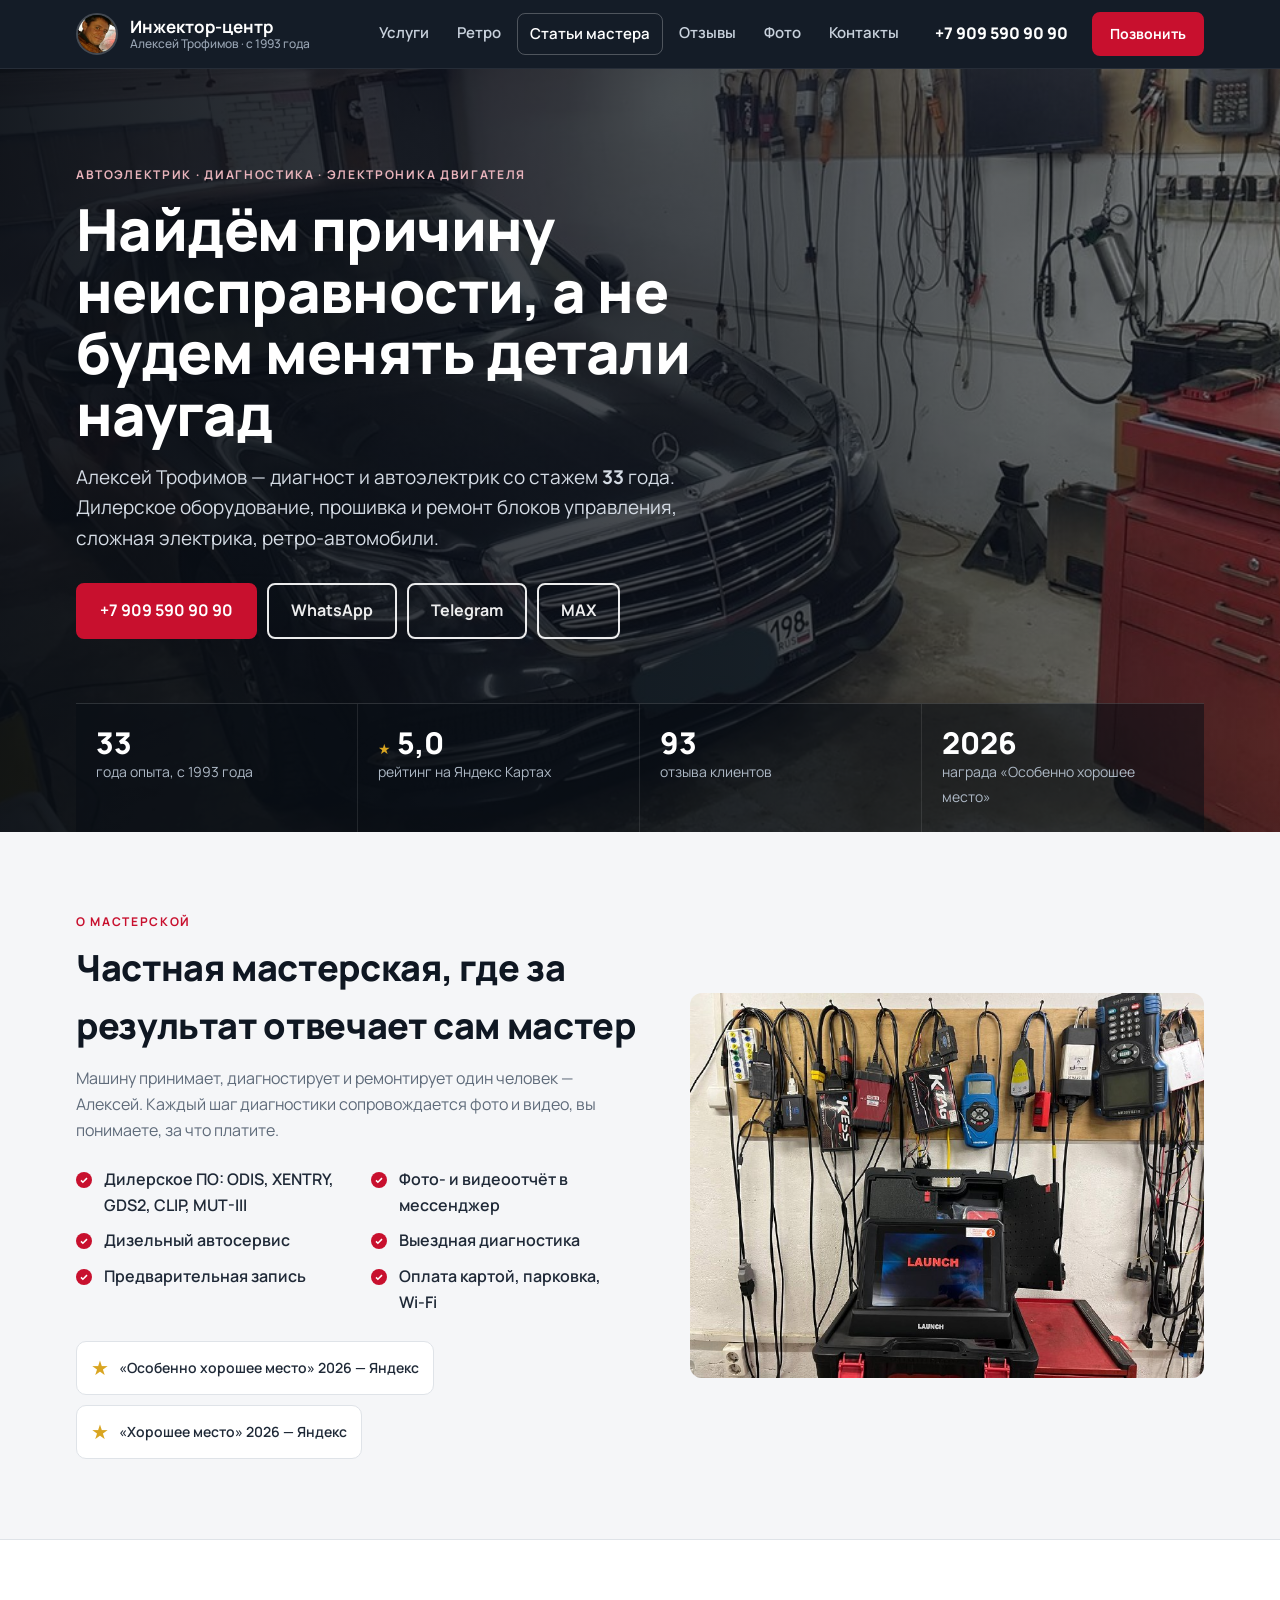
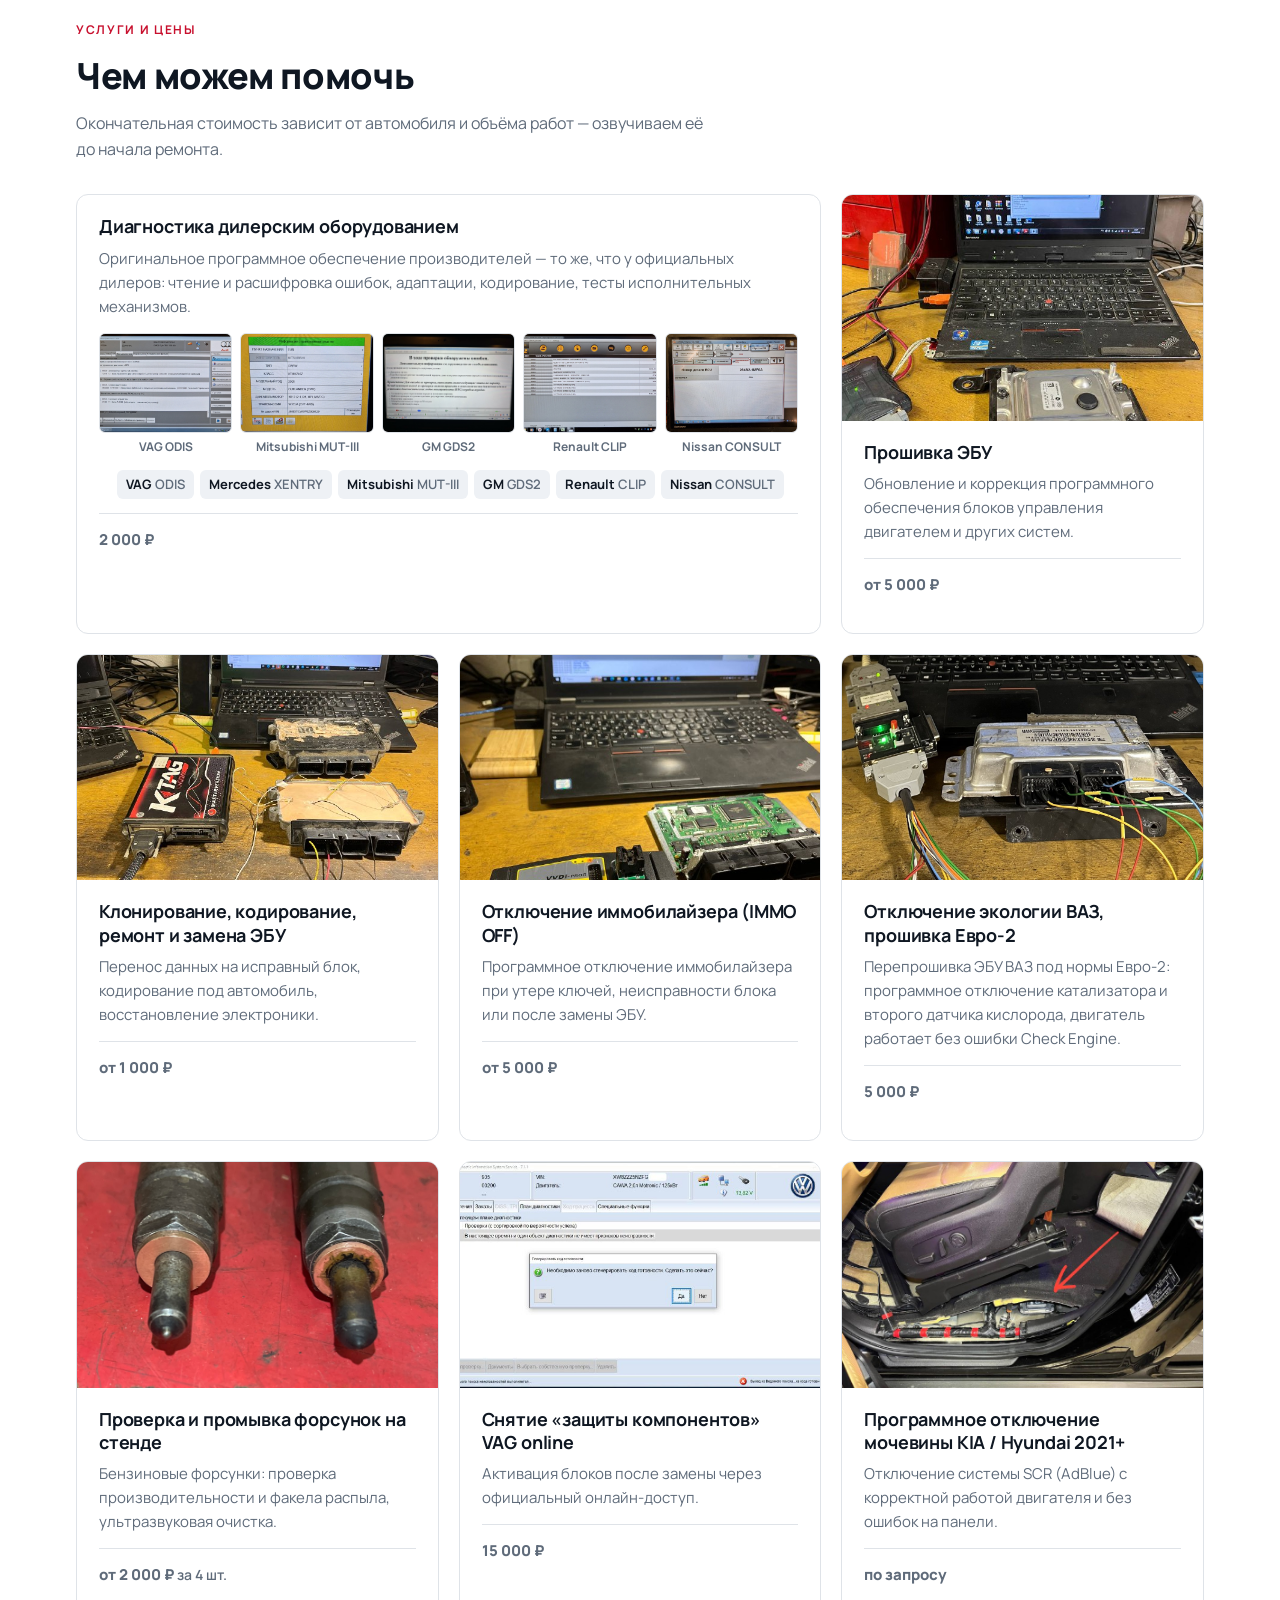
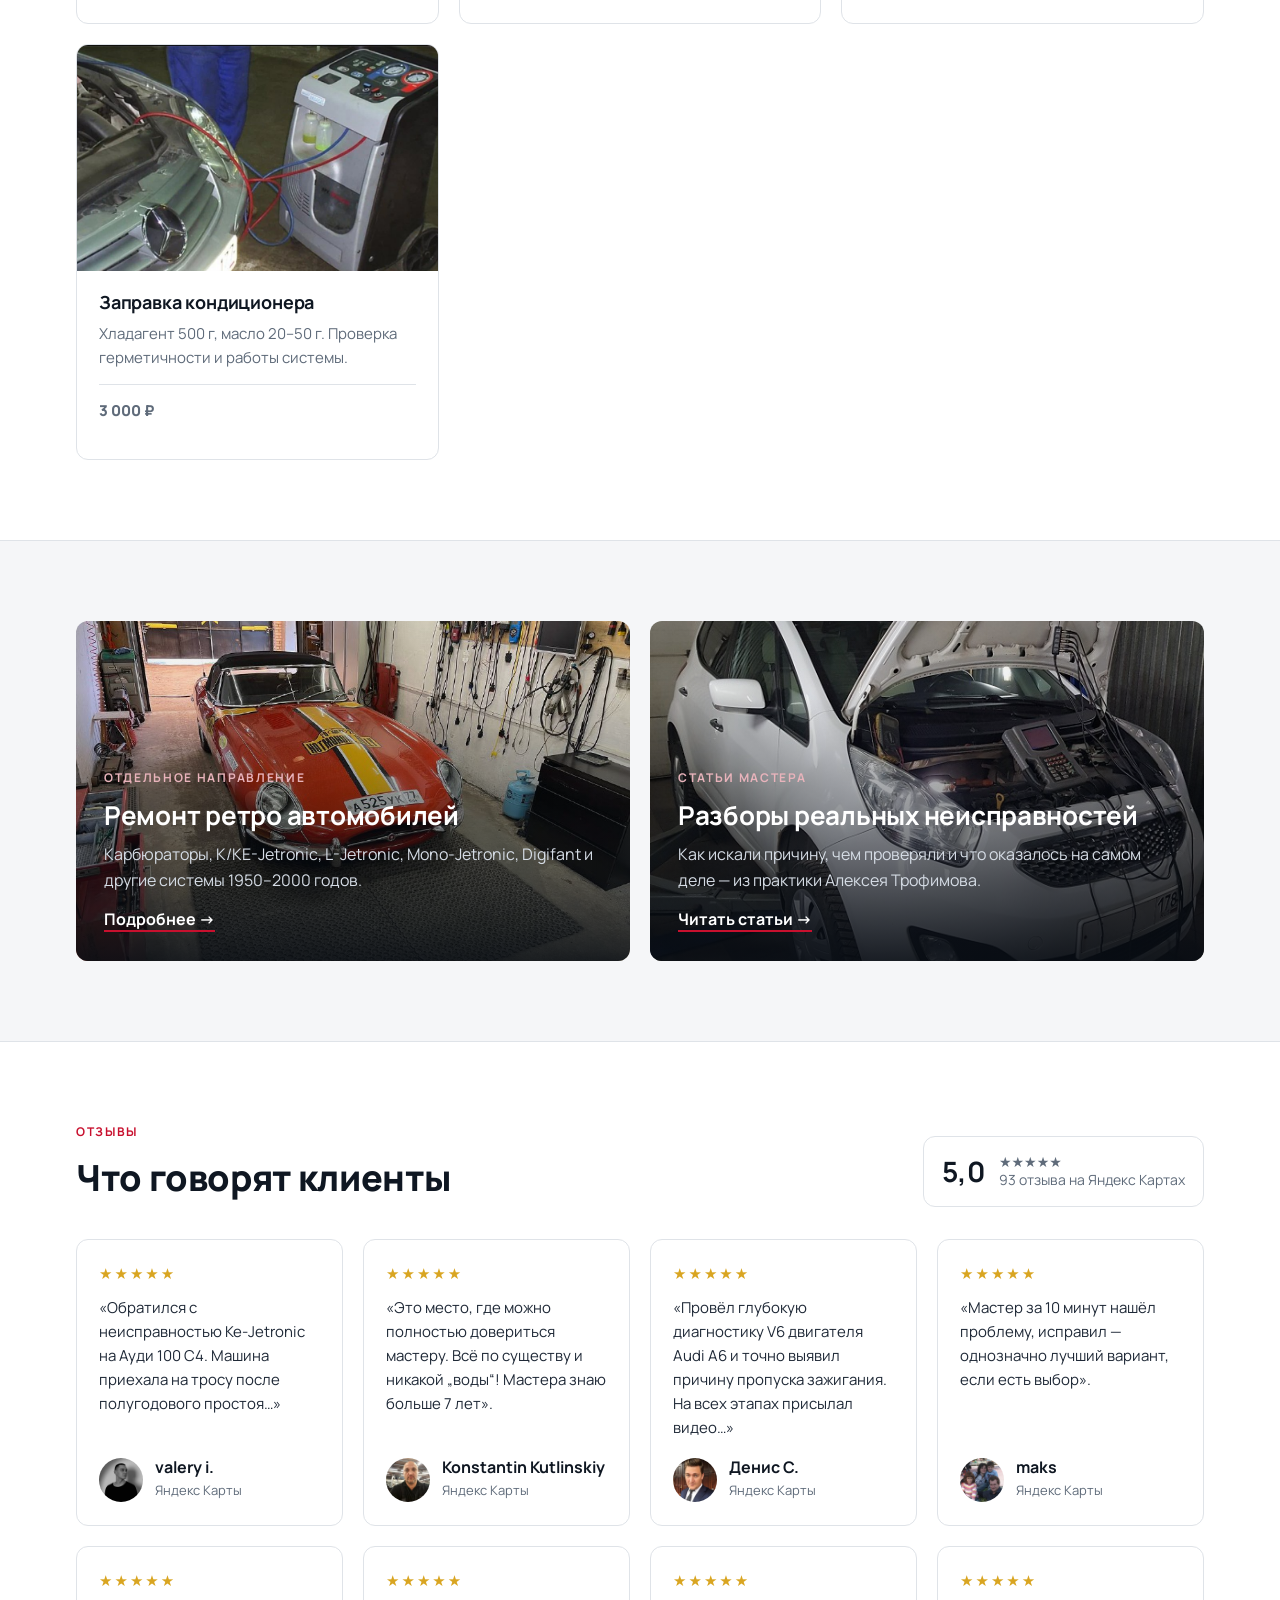
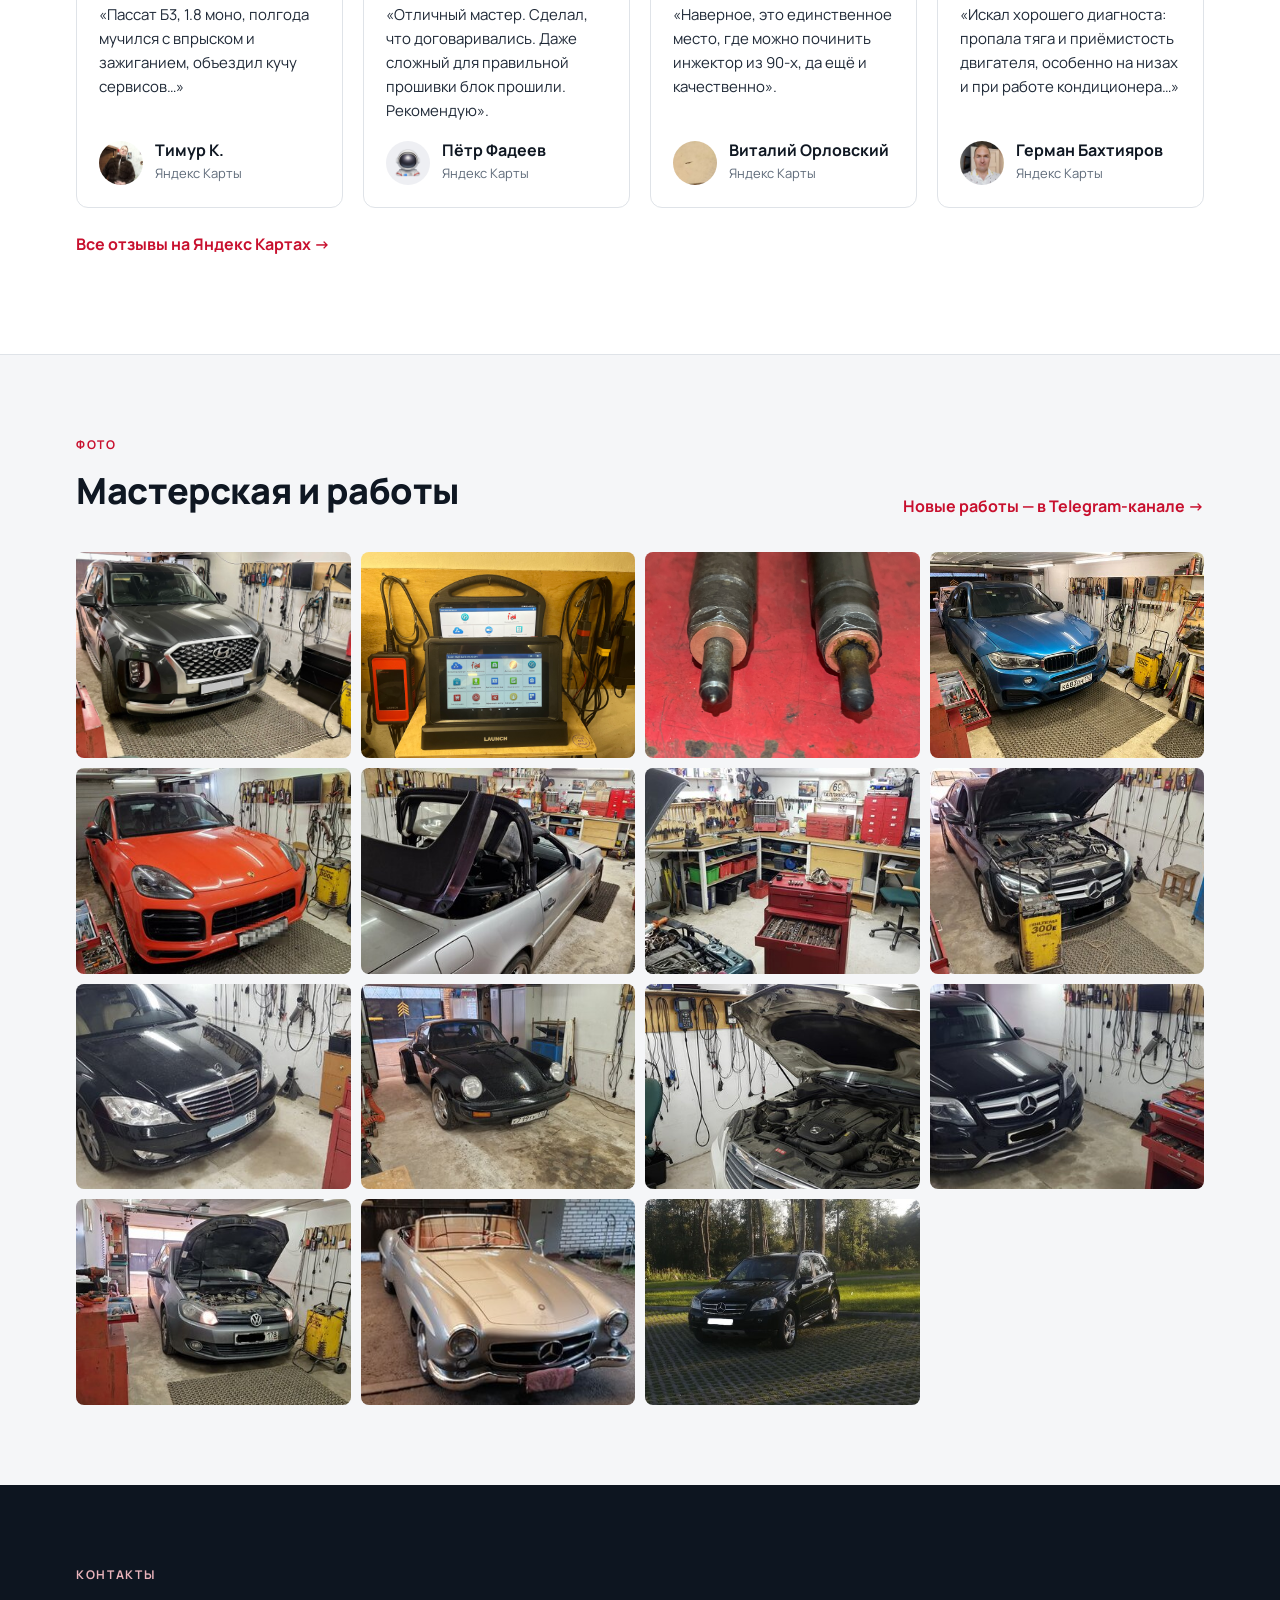
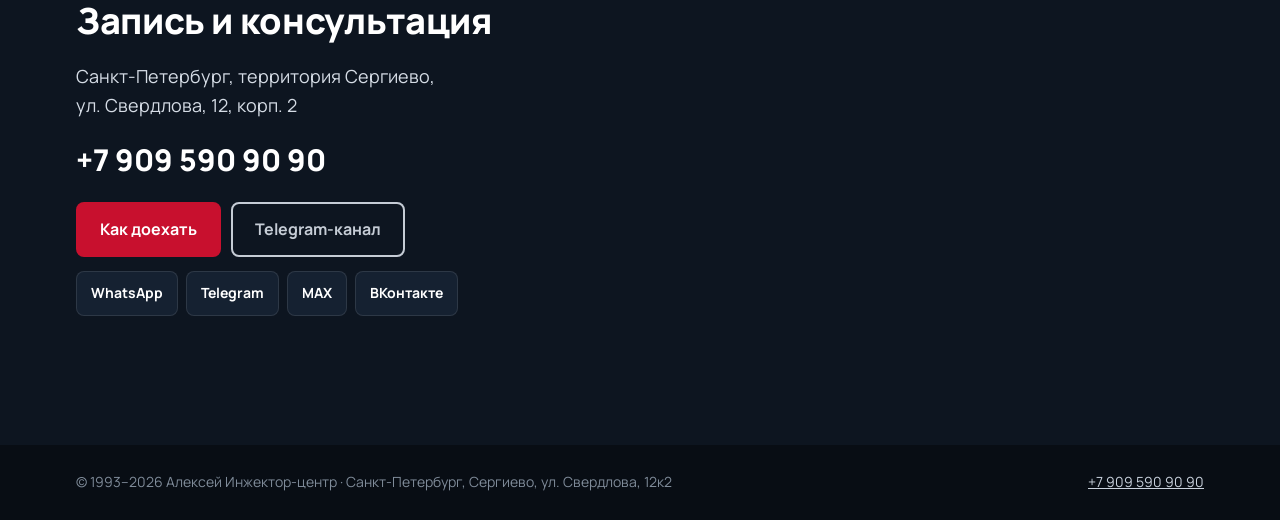
<file: index.html>
<!doctype html>
<html lang="ru">
<head>
<meta charset="utf-8">
<meta name="viewport" content="width=device-width, initial-scale=1">
<title>Алексей Инжектор-центр — автоэлектрик и диагностика в Сергиево, СПб</title>
<meta name="description" content="Диагностика дилерским оборудованием, прошивка и ремонт ЭБУ, IMMO OFF, промывка форсунок, ремонт ретро автомобилей. Стаж с 1993 года. Санкт-Петербург, Сергиево, ул. Свердлова, 12к2. +7 909 590 90 90">
<link rel="icon" href="img/logo.jpg">
<link rel="preconnect" href="https://fonts.googleapis.com"><link rel="preconnect" href="https://fonts.gstatic.com" crossorigin>
<link href="https://fonts.googleapis.com/css2?family=Manrope:wght@400;500;600;700;800&display=swap" rel="stylesheet">
<link rel="stylesheet" href="style.css">
<!-- Yandex.Metrika counter -->
<script type="text/javascript">
(function(m,e,t,r,i,k,a){m[i]=m[i]||function(){(m[i].a=m[i].a||[]).push(arguments)};m[i].l=1*new Date();for(var j=0;j<document.scripts.length;j++){if(document.scripts[j].src===r){return;}}k=e.createElement(t),a=e.getElementsByTagName(t)[0],k.async=1,k.src=r,a.parentNode.insertBefore(k,a)})(window,document,'script','https://mc.yandex.ru/metrika/tag.js?id=114051660','ym');
ym(114051660,'init',{ssr:true,webvisor:true,trackHash:true,clickmap:true,ecommerce:"dataLayer",referrer:document.referrer,url:location.href,accurateTrackBounce:true,trackLinks:true});
</script>
<!-- /Yandex.Metrika counter -->
</head>
<body>
<noscript><div><img src="https://mc.yandex.ru/watch/114051660" style="position:absolute;left:-9999px" alt=""></div></noscript>
<header class="top">
  <div class="wrap top__in">
    <a class="brand" href="index.html"><img src="img/logo.jpg" alt=""><span><b>Инжектор-центр</b><small>Алексей Трофимов · с 1993 года</small></span></a>
    <nav class="nav">
      <a href="#services">Услуги</a><a href="retro.html">Ретро</a><a class="nav__hl" href="blog/">Статьи мастера</a><a href="#reviews">Отзывы</a><a href="#photos">Фото</a><a href="#contacts">Контакты</a>
    </nav>
    <a class="top__phone" href="tel:+79095909090">+7 909 590 90 90</a>
    <a class="btn btn--sm" href="tel:+79095909090">Позвонить</a>
  </div>
</header>

<section class="hero" style="background-image:linear-gradient(90deg,rgba(8,13,20,.94) 0%,rgba(8,13,20,.72) 55%,rgba(8,13,20,.45)),url(img/hero.jpg)">
  <div class="wrap">
    <div class="hero__body">
      <p class="eyebrow">Автоэлектрик · Диагностика · Электроника двигателя</p>
      <h1>Найдём причину неисправности, а не будем менять детали наугад</h1>
      <p class="lead">Алексей Трофимов — диагност и автоэлектрик со стажем <b data-years>33</b> <span data-years-w>года</span>. Дилерское оборудование, прошивка и ремонт блоков управления, сложная электрика, ретро-автомобили.</p>
      <div class="cta">
        <a class="btn" href="tel:+79095909090">+7 909 590 90 90</a>
        <a class="btn btn--ghost" href="https://wa.me/79095909090">WhatsApp</a>
        <a class="btn btn--ghost" href="https://telegram.me/InjectorCentr">Telegram</a>
        <a class="btn btn--ghost" href="https://max.ru/u/f9LHodD0cOLyGeYZhv-7msfINxj45_61_zh4vFveoA0Q5G8Q3L_At-0ZcKo">MAX</a>
      </div>
    </div>
  </div>
  <div class="wrap">
    <div class="stats">
      <div class="stat"><b data-years>33</b><span><span data-years-w>года</span> опыта, с 1993 года</span></div>
      <div class="stat"><b><span class="star">★</span> 5,0</b><span>рейтинг на Яндекс Картах</span></div>
      <div class="stat"><b>93</b><span>отзыва клиентов</span></div>
      <div class="stat"><b>2026</b><span>награда «Особенно хорошее место»</span></div>
    </div>
  </div>
</section>

<section id="about" class="block">
  <div class="wrap about">
    <div>
      <span class="kicker">О мастерской</span>
      <h2>Частная мастерская, где за результат отвечает сам мастер</h2>
      <p class="sub">Машину принимает, диагностирует и ремонтирует один человек — Алексей. Каждый шаг диагностики сопровождается фото и видео, вы понимаете, за что платите.</p>
      <ul class="feat">
        <li>Дилерское ПО: ODIS, XENTRY, GDS2, CLIP, MUT-III</li>
        <li>Фото- и видеоотчёт в мессенджер</li>
        <li>Дизельный автосервис</li>
        <li>Выездная диагностика</li>
        <li>Предварительная запись</li>
        <li>Оплата картой, парковка, Wi‑Fi</li>
      </ul>
      <div class="awards">
        <div class="award"><i>★</i>«Особенно хорошее место» 2026 — Яндекс</div>
        <div class="award"><i>★</i>«Хорошее место» 2026 — Яндекс</div>
      </div>
    </div>
    <div class="about__img"><img src="img/svc/launch.jpg" alt="Диагностическое оборудование мастерской: сканеры Launch, адаптеры, программаторы" loading="lazy"></div>
  </div>
</section>

<section id="services" class="block block--paper">
  <div class="wrap">
    <div class="head"><div><span class="kicker">Услуги и цены</span><h2>Чем можем помочь</h2><p class="sub">Окончательная стоимость зависит от автомобиля и объёма работ — озвучиваем её до начала ремонта.</p></div></div>
    <div class="svc">
      <article class="svc__item svc__item--wide">
        <div class="svc__body">
          <h3>Диагностика дилерским оборудованием</h3>
          <p>Оригинальное программное обеспечение производителей — то же, что у официальных дилеров: чтение и расшифровка ошибок, адаптации, кодирование, тесты исполнительных механизмов.</p>
          <div class="dealers">
            <figure><img src="img/svc/diag.jpg" alt="VAG ODIS" loading="lazy"><figcaption>VAG ODIS</figcaption></figure>
            <figure><img src="img/svc/mut3.jpg" alt="Mitsubishi MUT-III" loading="lazy"><figcaption>Mitsubishi MUT-III</figcaption></figure>
            <figure><img src="img/svc/gds.jpg" alt="GM GDS2" loading="lazy"><figcaption>GM GDS2</figcaption></figure>
            <figure><img src="img/svc/clip.jpg" alt="Renault CLIP" loading="lazy"><figcaption>Renault CLIP</figcaption></figure>
            <figure><img src="img/svc/consult.jpg" alt="Nissan CONSULT" loading="lazy"><figcaption>Nissan CONSULT</figcaption></figure>
          </div>
          <ul class="chips"><li>VAG <span>ODIS</span></li><li>Mercedes <span>XENTRY</span></li><li>Mitsubishi <span>MUT-III</span></li><li>GM <span>GDS2</span></li><li>Renault <span>CLIP</span></li><li>Nissan <span>CONSULT</span></li></ul>
          <p class="price">2 000 ₽</p>
        </div>
      </article>
      <article class="svc__item">
        <div class="svc__img"><img src="img/svc/flash.jpg" alt="Прошивка блока управления на столе" loading="lazy"></div>
        <div class="svc__body"><h3>Прошивка ЭБУ</h3><p>Обновление и коррекция программного обеспечения блоков управления двигателем и других систем.</p><p class="price">от 5 000 ₽</p></div>
      </article>
      <article class="svc__item">
        <div class="svc__img"><img src="img/svc/clone.jpg" alt="Клонирование ЭБУ Citroen C2 Valeo J34P" loading="lazy"></div>
        <div class="svc__body"><h3>Клонирование, кодирование, ремонт и замена ЭБУ</h3><p>Перенос данных на исправный блок, кодирование под автомобиль, восстановление электроники.</p><p class="price">от 1 000 ₽</p></div>
      </article>
      <article class="svc__item">
        <div class="svc__img"><img src="img/svc/immo.jpg" alt="Чтение EEPROM блока управления программатором" loading="lazy"></div>
        <div class="svc__body"><h3>Отключение иммобилайзера (IMMO OFF)</h3><p>Программное отключение иммобилайзера при утере ключей, неисправности блока или после замены ЭБУ.</p><p class="price">от 5 000 ₽</p></div>
      </article>
      <article class="svc__item">
        <div class="svc__img"><img src="img/svc/vaz-euro2.jpg" alt="Прошивка ЭБУ ВАЗ 11183-1411020-02 через загрузчик на столе" loading="lazy"></div>
        <div class="svc__body"><h3>Отключение экологии ВАЗ, прошивка Евро-2</h3><p>Перепрошивка ЭБУ ВАЗ под нормы Евро-2: программное отключение катализатора и второго датчика кислорода, двигатель работает без ошибки Check Engine.</p><p class="price">5 000 ₽</p></div>
      </article>
      <article class="svc__item">
        <div class="svc__img"><img src="img/g13.jpg" alt="Форсунки после проверки" loading="lazy"></div>
        <div class="svc__body"><h3>Проверка и промывка форсунок на стенде</h3><p>Бензиновые форсунки: проверка производительности и факела распыла, ультразвуковая очистка.</p><p class="price">от 2 000 ₽ <small>за 4 шт.</small></p></div>
      </article>
      <article class="svc__item">
        <div class="svc__img"><img src="img/svc/vag.jpg" alt="Работа в ODIS online" loading="lazy"></div>
        <div class="svc__body"><h3>Снятие «защиты компонентов» VAG online</h3><p>Активация блоков после замены через официальный онлайн-доступ.</p><p class="price">15 000 ₽</p></div>
      </article>
      <article class="svc__item">
        <div class="svc__img"><img src="img/svc/urea.jpg" alt="Блок управления системой мочевины DCU" loading="lazy"></div>
        <div class="svc__body"><h3>Программное отключение мочевины KIA / Hyundai 2021+</h3><p>Отключение системы SCR (AdBlue) с корректной работой двигателя и без ошибок на панели.</p><p class="price">по запросу</p></div>
      </article>
      <article class="svc__item">
        <div class="svc__img"><img src="img/svc/aircon.jpg" alt="Заправка кондиционера автомобиля на станции" loading="lazy"></div>
        <div class="svc__body"><h3>Заправка кондиционера</h3><p>Хладагент 500 г, масло 20–50 г. Проверка герметичности и работы системы.</p><p class="price">3 000 ₽</p></div>
      </article>
    </div>
  </div>
</section>

<section class="block">
  <div class="wrap promo">
    <a class="promo__card" href="retro.html" style="background-image:url(img/retro/r1.jpg)">
      <div><span class="kicker" style="color:#e8b3bb">Отдельное направление</span><h3>Ремонт ретро автомобилей</h3><p>Карбюраторы, K/KE-Jetronic, L-Jetronic, Mono-Jetronic, Digifant и другие системы 1950–2000 годов.</p><span class="more">Подробнее →</span></div>
    </a>
    <a class="promo__card" href="blog/" style="background-image:url(blog/img/full_KAJC9HNr.jpg)">
      <div><span class="kicker" style="color:#e8b3bb">Статьи мастера</span><h3>Разборы реальных неисправностей</h3><p>Как искали причину, чем проверяли и что оказалось на самом деле — из практики Алексея Трофимова.</p><span class="more">Читать статьи →</span></div>
    </a>
  </div>
</section>

<section id="reviews" class="block block--paper">
  <div class="wrap">
    <div class="head">
      <div><span class="kicker">Отзывы</span><h2>Что говорят клиенты</h2></div>
      <div class="yrating"><b>5,0</b><span>★★★★★<br>93 отзыва на Яндекс Картах</span></div>
    </div>
    <div class="reviews">
      <blockquote class="review"><div class="review__stars">★★★★★</div><p>«Обратился с неисправностью Ke-Jetronic на Ауди 100 С4. Машина приехала на тросу после полугодового простоя…»</p><footer><img src="img/av/valery.jpg" alt=""><span><cite>valery i.</cite><small>Яндекс Карты</small></span></footer></blockquote>
      <blockquote class="review"><div class="review__stars">★★★★★</div><p>«Это место, где можно полностью довериться мастеру. Всё по существу и никакой „воды“! Мастера знаю больше 7 лет».</p><footer><img src="img/av/konstantin.jpg" alt=""><span><cite>Konstantin Kutlinskiy</cite><small>Яндекс Карты</small></span></footer></blockquote>
      <blockquote class="review"><div class="review__stars">★★★★★</div><p>«Провёл глубокую диагностику V6 двигателя Audi A6 и точно выявил причину пропуска зажигания. На всех этапах присылал видео…»</p><footer><img src="img/av/denis.jpg" alt=""><span><cite>Денис С.</cite><small>Яндекс Карты</small></span></footer></blockquote>
      <blockquote class="review"><div class="review__stars">★★★★★</div><p>«Мастер за 10 минут нашёл проблему, исправил — однозначно лучший вариант, если есть выбор».</p><footer><img src="img/av/maks.jpg" alt=""><span><cite>maks</cite><small>Яндекс Карты</small></span></footer></blockquote>
      <blockquote class="review"><div class="review__stars">★★★★★</div><p>«Пассат Б3, 1.8 моно, полгода мучился с впрыском и зажиганием, объездил кучу сервисов…»</p><footer><img src="img/av/timur.jpg" alt=""><span><cite>Тимур К.</cite><small>Яндекс Карты</small></span></footer></blockquote>
      <blockquote class="review"><div class="review__stars">★★★★★</div><p>«Отличный мастер. Сделал, что договаривались. Даже сложный для правильной прошивки блок прошили. Рекомендую».</p><footer><img src="img/av/petr.jpg" alt=""><span><cite>Пётр Фадеев</cite><small>Яндекс Карты</small></span></footer></blockquote>
      <blockquote class="review"><div class="review__stars">★★★★★</div><p>«Наверное, это единственное место, где можно починить инжектор из 90-х, да ещё и качественно».</p><footer><img src="img/av/vitaly.jpg" alt=""><span><cite>Виталий Орловский</cite><small>Яндекс Карты</small></span></footer></blockquote>
      <blockquote class="review"><div class="review__stars">★★★★★</div><p>«Искал хорошего диагноста: пропала тяга и приёмистость двигателя, особенно на низах и при работе кондиционера…»</p><footer><img src="img/av/german.jpg" alt=""><span><cite>Герман Бахтияров</cite><small>Яндекс Карты</small></span></footer></blockquote>
    </div>
    <p style="margin-top:24px"><a class="link" href="https://yandex.ru/maps/org/241612539551/reviews/">Все отзывы на Яндекс Картах →</a></p>
  </div>
</section>

<section id="photos" class="block">
  <div class="wrap">
    <div class="head"><div><span class="kicker">Фото</span><h2>Мастерская и работы</h2></div><a class="link" href="https://t.me/lnjectorCentr">Новые работы — в Telegram-канале →</a></div>
    <div class="gallery">
      <img src="img/g14.jpg" alt="Hyundai Palisade в боксе" loading="lazy"><img src="img/g15.jpg" alt="Сканеры Launch X-431" loading="lazy"><img src="img/g13.jpg" alt="Дизельные форсунки" loading="lazy">
      <img src="img/g1.jpg" alt="" loading="lazy"><img src="img/g2.jpg" alt="" loading="lazy"><img src="img/g3.jpg" alt="" loading="lazy">
      <img src="img/g4.jpg" alt="" loading="lazy"><img src="img/g5.jpg" alt="" loading="lazy"><img src="img/g6.jpg" alt="" loading="lazy">
      <img src="img/g7.jpg" alt="" loading="lazy"><img src="img/g8.jpg" alt="" loading="lazy"><img src="img/g9.jpg" alt="" loading="lazy">
      <img src="img/g10.jpg" alt="" loading="lazy"><img src="img/g11.jpg" alt="" loading="lazy"><img src="img/g12.jpg" alt="" loading="lazy">
    </div>
  </div>
</section>

<section id="contacts" class="block block--dark">
  <div class="wrap contacts">
    <div>
      <span class="kicker" style="color:#e8b3bb">Контакты</span>
      <h2>Запись и консультация</h2>
      <p class="addr">Санкт-Петербург, территория Сергиево,<br>ул. Свердлова, 12, корп. 2</p>
      <p><a class="phone" href="tel:+79095909090">+7 909 590 90 90</a></p>
      <div class="cta" style="margin-top:18px">
        <a class="btn" href="https://yandex.ru/maps/?rtext=~59.832573,30.098633&mode=routes">Как доехать</a>
        <a class="btn btn--ghost" href="https://t.me/lnjectorCentr">Telegram-канал</a>
      </div>
      <div class="social">
        <a href="https://wa.me/79095909090">WhatsApp</a>
        <a href="https://telegram.me/InjectorCentr">Telegram</a>
        <a href="https://max.ru/u/f9LHodD0cOLyGeYZhv-7msfINxj45_61_zh4vFveoA0Q5G8Q3L_At-0ZcKo">MAX</a>
        <a href="https://vk.com/injectorcentr">ВКонтакте</a>
      </div>
    </div>
    <iframe class="map" title="Карта" loading="lazy" src="https://yandex.ru/map-widget/v1/?ll=30.098633,59.832573&z=15&pt=30.098633,59.832573,pm2rdm"></iframe>
  </div>
</section>

<footer class="foot"><div class="wrap"><span>© 1993–<span data-year>2026</span> Алексей Инжектор-центр · Санкт-Петербург, Сергиево, ул. Свердлова, 12к2</span><a href="tel:+79095909090">+7 909 590 90 90</a></div></footer>
<a class="fab" href="tel:+79095909090" aria-label="Позвонить"><svg viewBox="0 0 24 24" fill="currentColor"><path d="M6.6 10.8a15.1 15.1 0 006.6 6.6l2.2-2.2a1 1 0 011-.25 11.4 11.4 0 003.6.57 1 1 0 011 1V20a1 1 0 01-1 1A17 17 0 013 4a1 1 0 011-1h3.5a1 1 0 011 1c0 1.25.2 2.45.57 3.57a1 1 0 01-.25 1z"/></svg></a>
<script src="years.js"></script>
</body>
</html>
</file>
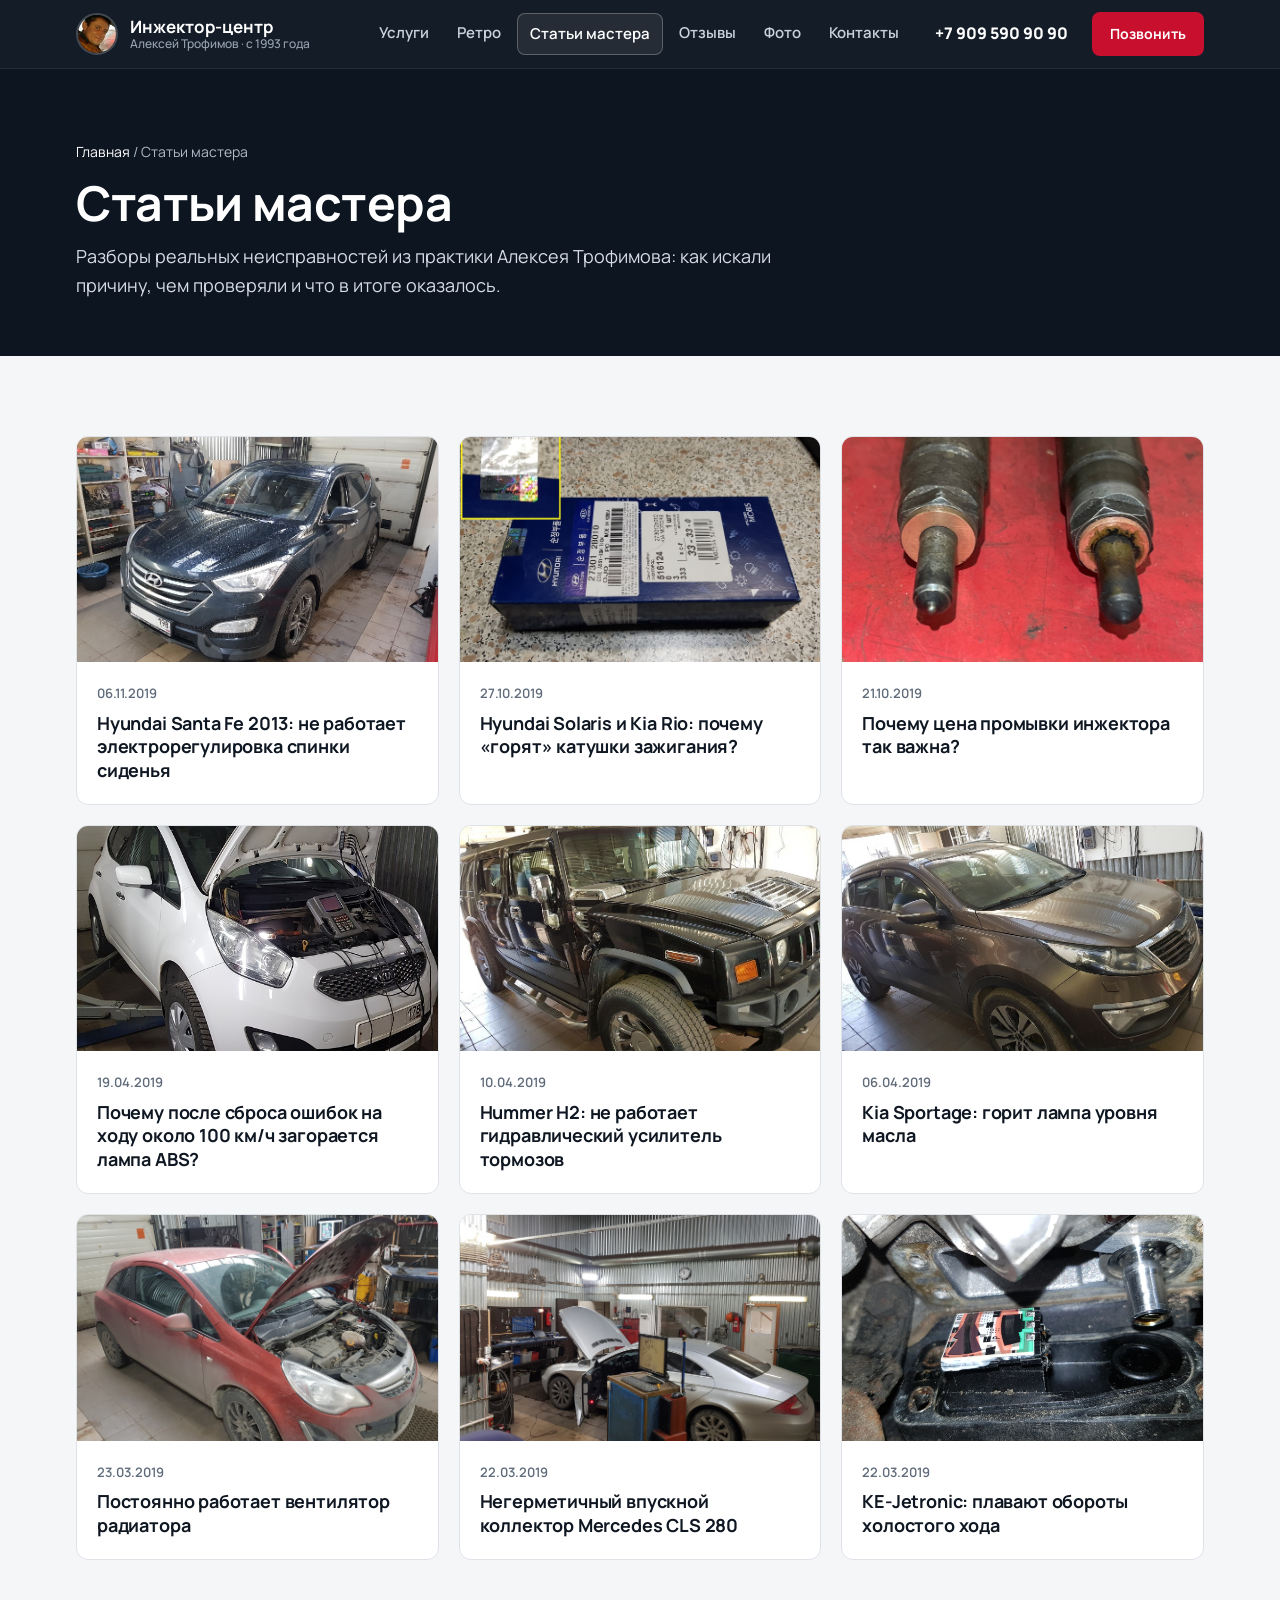
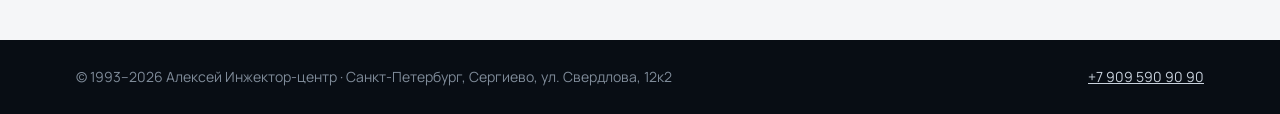
<file: blog/index.html>
<!doctype html>
<html lang="ru">
<head>
<meta charset="utf-8">
<meta name="viewport" content="width=device-width, initial-scale=1">
<title>Статьи мастера — Инжектор-центр</title>
<meta name="description" content="Разборы реальных неисправностей автомобилей из практики автоэлектрика-диагноста Алексея Трофимова.">
<link rel="icon" href="../img/logo.jpg">
<link rel="preconnect" href="https://fonts.googleapis.com"><link rel="preconnect" href="https://fonts.gstatic.com" crossorigin>
<link href="https://fonts.googleapis.com/css2?family=Manrope:wght@400;500;600;700;800&display=swap" rel="stylesheet">
<link rel="stylesheet" href="../style.css">
<!-- Yandex.Metrika counter -->
<script type="text/javascript">
(function(m,e,t,r,i,k,a){m[i]=m[i]||function(){(m[i].a=m[i].a||[]).push(arguments)};m[i].l=1*new Date();for(var j=0;j<document.scripts.length;j++){if(document.scripts[j].src===r){return;}}k=e.createElement(t),a=e.getElementsByTagName(t)[0],k.async=1,k.src=r,a.parentNode.insertBefore(k,a)})(window,document,'script','https://mc.yandex.ru/metrika/tag.js?id=114051660','ym');
ym(114051660,'init',{ssr:true,webvisor:true,trackHash:true,clickmap:true,ecommerce:"dataLayer",referrer:document.referrer,url:location.href,accurateTrackBounce:true,trackLinks:true});
</script>
<!-- /Yandex.Metrika counter -->
</head>
<body>
<noscript><div><img src="https://mc.yandex.ru/watch/114051660" style="position:absolute;left:-9999px" alt=""></div></noscript>
<header class="top">
  <div class="wrap top__in">
    <a class="brand" href="../index.html"><img src="../img/logo.jpg" alt=""><span><b>Инжектор-центр</b><small>Алексей Трофимов · с 1993 года</small></span></a>
    <nav class="nav">
      <a href="../index.html#services">Услуги</a><a href="../retro.html">Ретро</a><a class="nav__hl" href="../blog/" aria-current="page">Статьи мастера</a><a href="../index.html#reviews">Отзывы</a><a href="../index.html#photos">Фото</a><a href="../index.html#contacts">Контакты</a>
    </nav>
    <a class="top__phone" href="tel:+79095909090">+7 909 590 90 90</a>
    <a class="btn btn--sm" href="tel:+79095909090">Позвонить</a>
  </div>
</header>
<section class="pagehead"><div class="wrap"><div class="crumbs"><a href="../index.html">Главная</a> / Статьи мастера</div><h1>Статьи мастера</h1><p>Разборы реальных неисправностей из практики Алексея Трофимова: как искали причину, чем проверяли и что в итоге оказалось.</p></div></section>
<main class="block"><div class="wrap"><div class="posts">
<a class="post" href="hyundai-santa-fe-spinka-sidenya.html"><img src="img/full_rLDJcwr4.jpg" alt="" loading="lazy"><div><time>06.11.2019</time><h3>Hyundai Santa Fe 2013: не работает электрорегулировка спинки сиденья</h3></div></a>
<a class="post" href="solaris-rio-katushki-zazhiganiya.html"><img src="img/full_1GqLHlig.jpg" alt="" loading="lazy"><div><time>27.10.2019</time><h3>Hyundai Solaris и Kia Rio: почему «горят» катушки зажигания?</h3></div></a>
<a class="post" href="promyvka-inzhektora-cena.html"><img src="../img/g13.jpg" alt="" loading="lazy"><div><time>21.10.2019</time><h3>Почему цена промывки инжектора так важна?</h3></div></a>
<a class="post" href="kia-venga-lampa-abs.html"><img src="img/full_KAJC9HNr.jpg" alt="" loading="lazy"><div><time>19.04.2019</time><h3>Почему после сброса ошибок на ходу около 100 км/ч загорается лампа ABS?</h3></div></a>
<a class="post" href="hummer-h2-usilitel-tormozov.html"><img src="img/full_kVrtL1Sk.jpg" alt="" loading="lazy"><div><time>10.04.2019</time><h3>Hummer H2: не работает гидравлический усилитель тормозов</h3></div></a>
<a class="post" href="kia-sportage-lampa-urovnya-masla.html"><img src="img/full_nNuzLed8.jpg" alt="" loading="lazy"><div><time>06.04.2019</time><h3>Kia Sportage: горит лампа уровня масла</h3></div></a>
<a class="post" href="opel-corsa-ventilyator-radiatora.html"><img src="img/full_ATniTrFu.jpg" alt="" loading="lazy"><div><time>23.03.2019</time><h3>Постоянно работает вентилятор радиатора</h3></div></a>
<a class="post" href="mercedes-cls-280-podsos-vozduha.html"><img src="img/full_JkgnCGTg.jpg" alt="" loading="lazy"><div><time>22.03.2019</time><h3>Негерметичный впускной коллектор Mercedes CLS 280</h3></div></a>
<a class="post" href="ke-jetronic-plavaet-holostoy-hod.html"><img src="img/full_dyFVX3Bj.jpg" alt="" loading="lazy"><div><time>22.03.2019</time><h3>KE-Jetronic: плавают обороты холостого хода</h3></div></a>
</div></div></main>
<footer class="foot"><div class="wrap"><span>© 1993–<span data-year>2026</span> Алексей Инжектор-центр · Санкт-Петербург, Сергиево, ул. Свердлова, 12к2</span><a href="tel:+79095909090">+7 909 590 90 90</a></div></footer>
<a class="fab" href="tel:+79095909090" aria-label="Позвонить"><svg viewBox="0 0 24 24" fill="currentColor"><path d="M6.6 10.8a15.1 15.1 0 006.6 6.6l2.2-2.2a1 1 0 011-.25 11.4 11.4 0 003.6.57 1 1 0 011 1V20a1 1 0 01-1 1A17 17 0 013 4a1 1 0 011-1h3.5a1 1 0 011 1c0 1.25.2 2.45.57 3.57a1 1 0 01-.25 1z"/></svg></a>
<script src="../years.js"></script>
</body>
</html>
</file>
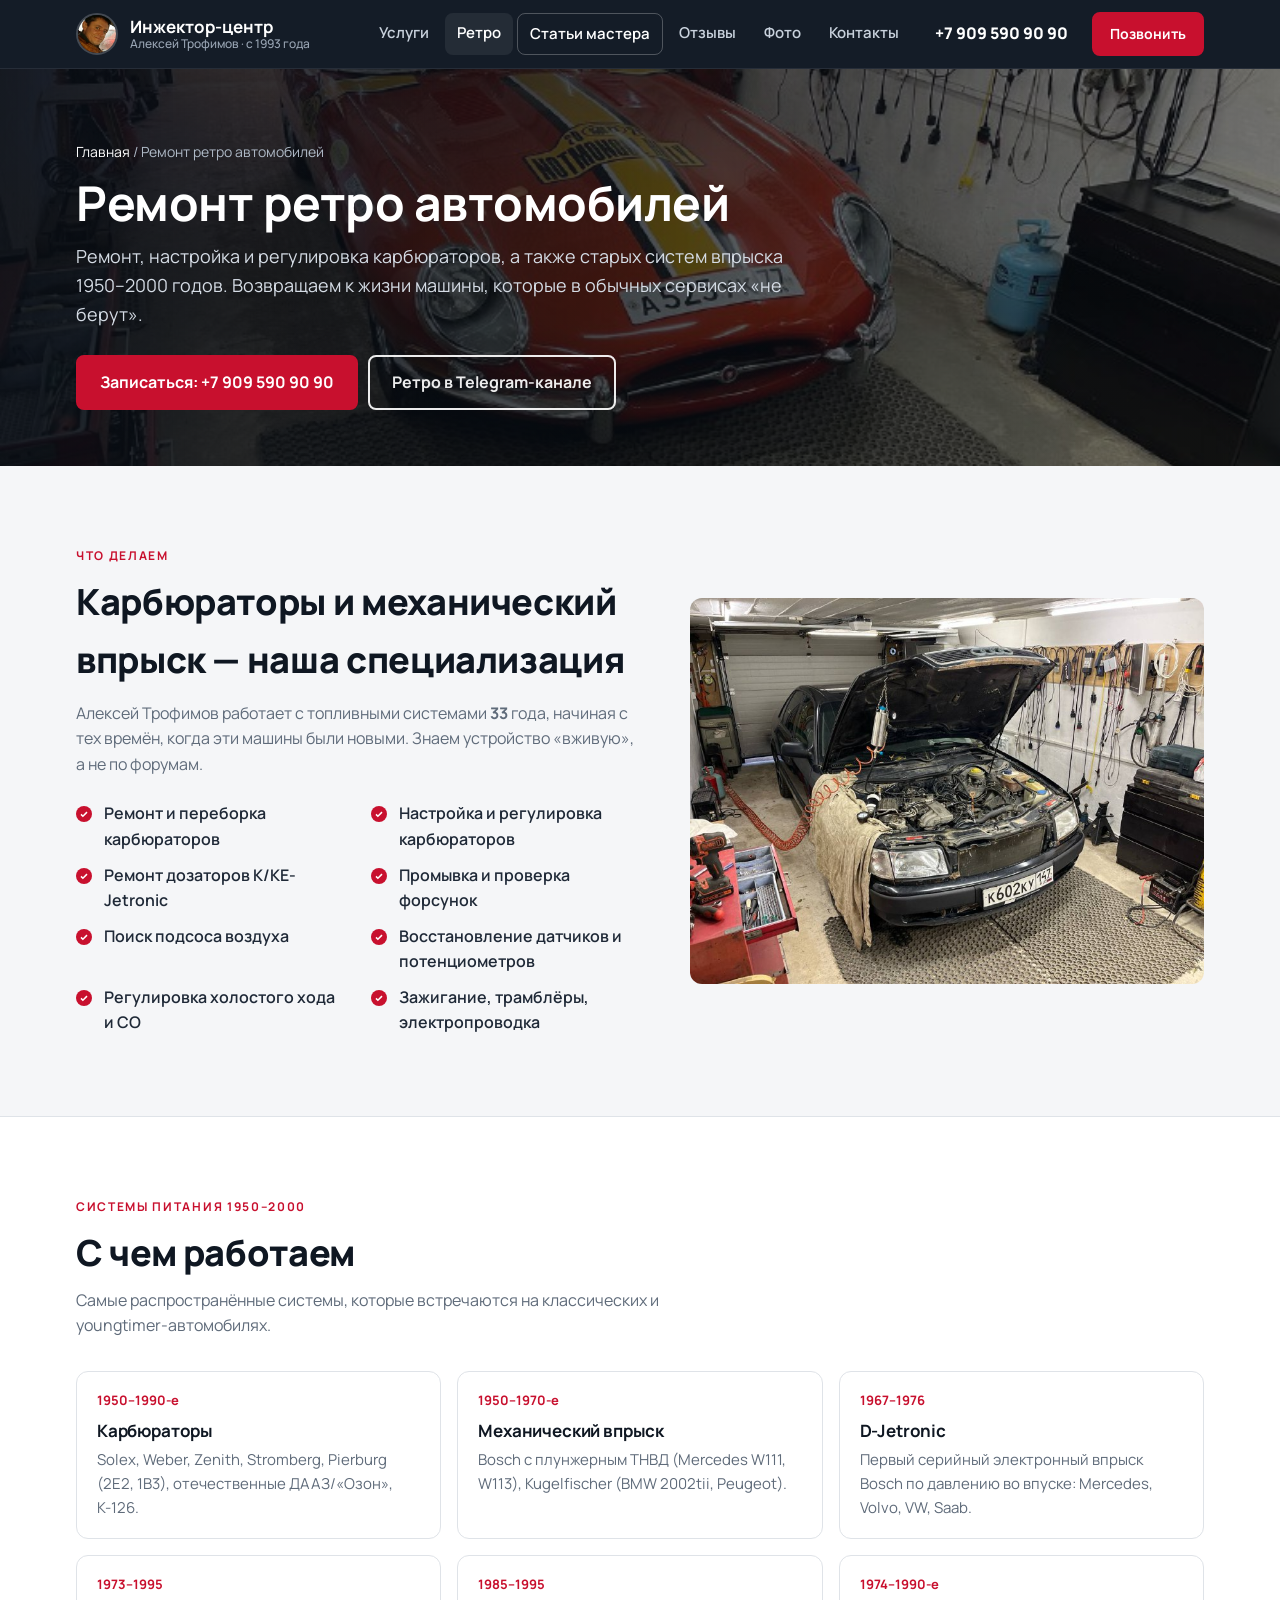
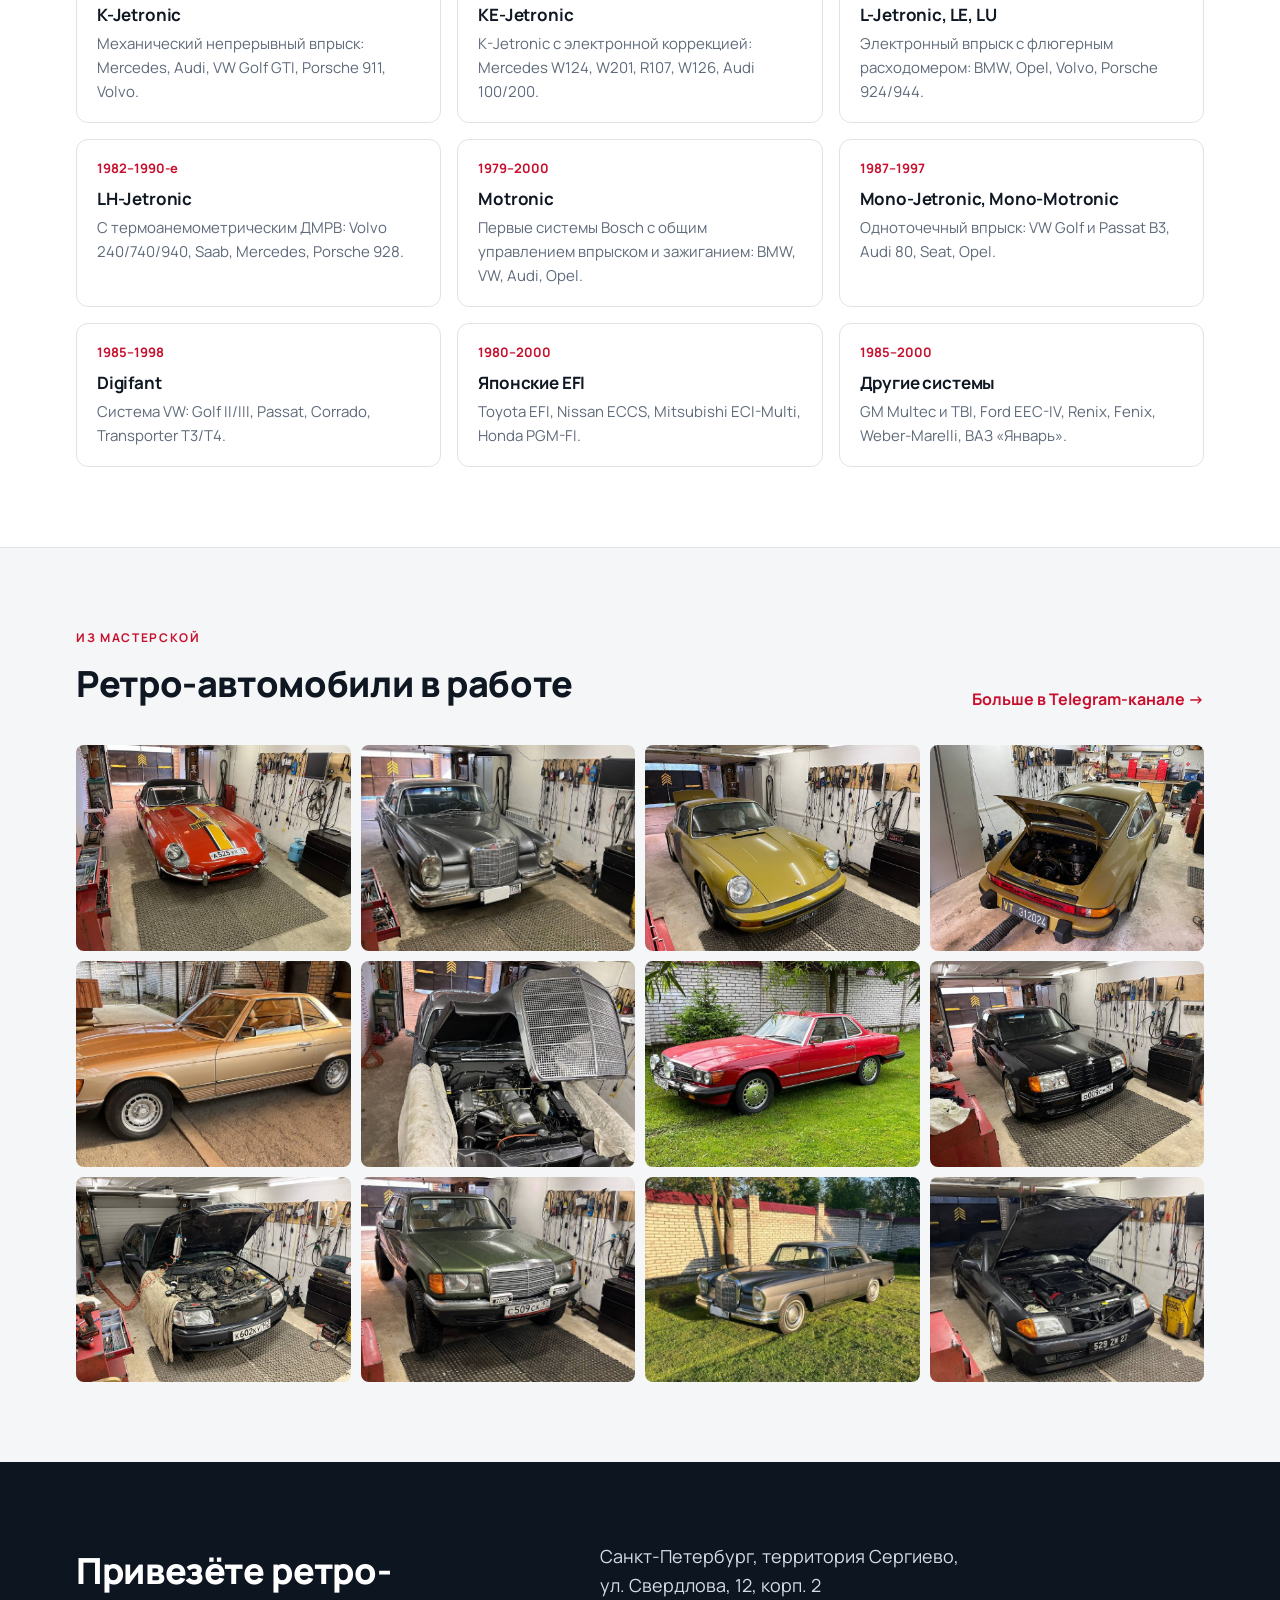
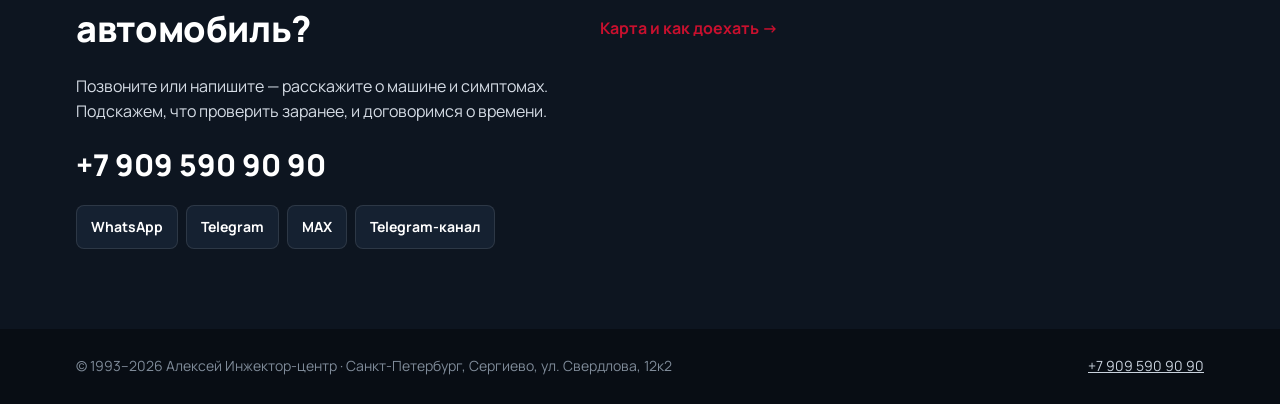
<file: retro.html>
<!doctype html>
<html lang="ru">
<head>
<meta charset="utf-8">
<meta name="viewport" content="width=device-width, initial-scale=1">
<title>Ремонт ретро автомобилей — карбюраторы, K-Jetronic, KE-Jetronic | Инжектор-центр</title>
<meta name="description" content="Ремонт, настройка и регулировка карбюраторов и старых систем впрыска 1950–2000 годов: K/KE-Jetronic, L-Jetronic, Mono-Jetronic, Digifant, EFI. Санкт-Петербург, Сергиево.">
<link rel="icon" href="img/logo.jpg">
<link rel="preconnect" href="https://fonts.googleapis.com"><link rel="preconnect" href="https://fonts.gstatic.com" crossorigin>
<link href="https://fonts.googleapis.com/css2?family=Manrope:wght@400;500;600;700;800&display=swap" rel="stylesheet">
<link rel="stylesheet" href="style.css">
<!-- Yandex.Metrika counter -->
<script type="text/javascript">
(function(m,e,t,r,i,k,a){m[i]=m[i]||function(){(m[i].a=m[i].a||[]).push(arguments)};m[i].l=1*new Date();for(var j=0;j<document.scripts.length;j++){if(document.scripts[j].src===r){return;}}k=e.createElement(t),a=e.getElementsByTagName(t)[0],k.async=1,k.src=r,a.parentNode.insertBefore(k,a)})(window,document,'script','https://mc.yandex.ru/metrika/tag.js?id=114051660','ym');
ym(114051660,'init',{ssr:true,webvisor:true,trackHash:true,clickmap:true,ecommerce:"dataLayer",referrer:document.referrer,url:location.href,accurateTrackBounce:true,trackLinks:true});
</script>
<!-- /Yandex.Metrika counter -->
</head>
<body>
<noscript><div><img src="https://mc.yandex.ru/watch/114051660" style="position:absolute;left:-9999px" alt=""></div></noscript>
<header class="top">
  <div class="wrap top__in">
    <a class="brand" href="index.html"><img src="img/logo.jpg" alt=""><span><b>Инжектор-центр</b><small>Алексей Трофимов · с 1993 года</small></span></a>
    <nav class="nav">
      <a href="index.html#services">Услуги</a><a href="retro.html" aria-current="page">Ретро</a><a class="nav__hl" href="blog/">Статьи мастера</a><a href="index.html#reviews">Отзывы</a><a href="index.html#photos">Фото</a><a href="index.html#contacts">Контакты</a>
    </nav>
    <a class="top__phone" href="tel:+79095909090">+7 909 590 90 90</a>
    <a class="btn btn--sm" href="tel:+79095909090">Позвонить</a>
  </div>
</header>

<section class="pagehead" style="background-image:linear-gradient(90deg,rgba(8,13,20,.92),rgba(8,13,20,.5)),url(img/retro/r1.jpg)">
  <div class="wrap">
    <div class="crumbs"><a href="index.html">Главная</a> / Ремонт ретро автомобилей</div>
    <h1>Ремонт ретро автомобилей</h1>
    <p>Ремонт, настройка и регулировка карбюраторов, а также старых систем впрыска 1950–2000 годов. Возвращаем к жизни машины, которые в обычных сервисах «не берут».</p>
    <div class="cta" style="margin-top:26px">
      <a class="btn" href="tel:+79095909090">Записаться: +7 909 590 90 90</a>
      <a class="btn btn--ghost" href="https://t.me/lnjectorCentr">Ретро в Telegram-канале</a>
    </div>
  </div>
</section>

<section class="block">
  <div class="wrap about">
    <div>
      <span class="kicker">Что делаем</span>
      <h2>Карбюраторы и механический впрыск — наша специализация</h2>
      <p class="sub">Алексей Трофимов работает с топливными системами <b data-years>33</b> <span data-years-w>года</span>, начиная с тех времён, когда эти машины были новыми. Знаем устройство «вживую», а не по форумам.</p>
      <ul class="feat">
        <li>Ремонт и переборка карбюраторов</li>
        <li>Настройка и регулировка карбюраторов</li>
        <li>Ремонт дозаторов K/KE-Jetronic</li>
        <li>Промывка и проверка форсунок</li>
        <li>Поиск подсоса воздуха</li>
        <li>Восстановление датчиков и потенциометров</li>
        <li>Регулировка холостого хода и CO</li>
        <li>Зажигание, трамблёры, электропроводка</li>
      </ul>
    </div>
    <div class="about__img"><img src="img/retro/r5.jpg" alt="Audi 100 с системой впрыска KE-Jetronic в работе — промывка дозатора"></div>
  </div>
</section>

<section class="block block--paper">
  <div class="wrap">
    <div class="head"><div><span class="kicker">Системы питания 1950–2000</span><h2>С чем работаем</h2><p class="sub">Самые распространённые системы, которые встречаются на классических и youngtimer-автомобилях.</p></div></div>
    <div class="systems">
      <div class="sys"><small>1950–1990-е</small><h3>Карбюраторы</h3><p>Solex, Weber, Zenith, Stromberg, Pierburg (2E2, 1B3), отечественные ДААЗ/«Озон», К-126.</p></div>
      <div class="sys"><small>1950–1970-е</small><h3>Механический впрыск</h3><p>Bosch с плунжерным ТНВД (Mercedes W111, W113), Kugelfischer (BMW 2002tii, Peugeot).</p></div>
      <div class="sys"><small>1967–1976</small><h3>D-Jetronic</h3><p>Первый серийный электронный впрыск Bosch по давлению во впуске: Mercedes, Volvo, VW, Saab.</p></div>
      <div class="sys"><small>1973–1995</small><h3>K-Jetronic</h3><p>Механический непрерывный впрыск: Mercedes, Audi, VW Golf GTI, Porsche 911, Volvo.</p></div>
      <div class="sys"><small>1985–1995</small><h3>KE-Jetronic</h3><p>K-Jetronic с электронной коррекцией: Mercedes W124, W201, R107, W126, Audi 100/200.</p></div>
      <div class="sys"><small>1974–1990-е</small><h3>L-Jetronic, LE, LU</h3><p>Электронный впрыск с флюгерным расходомером: BMW, Opel, Volvo, Porsche 924/944.</p></div>
      <div class="sys"><small>1982–1990-е</small><h3>LH-Jetronic</h3><p>С термоанемометрическим ДМРВ: Volvo 240/740/940, Saab, Mercedes, Porsche 928.</p></div>
      <div class="sys"><small>1979–2000</small><h3>Motronic</h3><p>Первые системы Bosch с общим управлением впрыском и зажиганием: BMW, VW, Audi, Opel.</p></div>
      <div class="sys"><small>1987–1997</small><h3>Mono-Jetronic, Mono-Motronic</h3><p>Одноточечный впрыск: VW Golf и Passat B3, Audi 80, Seat, Opel.</p></div>
      <div class="sys"><small>1985–1998</small><h3>Digifant</h3><p>Система VW: Golf II/III, Passat, Corrado, Transporter T3/T4.</p></div>
      <div class="sys"><small>1980–2000</small><h3>Японские EFI</h3><p>Toyota EFI, Nissan ECCS, Mitsubishi ECI-Multi, Honda PGM-FI.</p></div>
      <div class="sys"><small>1985–2000</small><h3>Другие системы</h3><p>GM Multec и TBI, Ford EEC-IV, Renix, Fenix, Weber-Marelli, ВАЗ «Январь».</p></div>
    </div>
  </div>
</section>

<section class="block">
  <div class="wrap">
    <div class="head"><div><span class="kicker">Из мастерской</span><h2>Ретро-автомобили в работе</h2></div><a class="link" href="https://t.me/lnjectorCentr">Больше в Telegram-канале →</a></div>
    <div class="gallery">
      <img src="img/retro/r1.jpg" alt="Jaguar E-Type 4.2, 1965" loading="lazy">
      <img src="img/retro/r2.jpg" alt="Mercedes-Benz W111 Coupé в боксе" loading="lazy">
      <img src="img/retro/r3.jpg" alt="Porsche 911, 1974" loading="lazy">
      <img src="img/retro/r9.jpg" alt="Porsche 911, 1974 — моторный отсек" loading="lazy">
      <img src="img/retro/r4.jpg" alt="Mercedes-Benz SLC (C107)" loading="lazy">
      <img src="img/retro/r6.jpg" alt="Двигатель Mercedes-Benz W111 на ремонте" loading="lazy">
      <img src="img/retro/r7.jpg" alt="Mercedes-Benz SL (R107)" loading="lazy">
      <img src="img/retro/r8.jpg" alt="Mercedes-Benz W124 — редкий экземпляр" loading="lazy">
      <img src="img/retro/r5.jpg" alt="Audi 100, KE-Jetronic — промывка дозатора" loading="lazy">
      <img src="img/retro/r10.jpg" alt="Классический Mercedes-Benz в боксе" loading="lazy">
      <img src="img/retro/r11.jpg" alt="Mercedes-Benz W111 Coupé" loading="lazy">
      <img src="img/retro/r12.jpg" alt="Mercedes-Benz SL (R129) в боксе" loading="lazy">
    </div>
  </div>
</section>

<section class="block block--dark">
  <div class="wrap contacts">
    <div>
      <h2>Привезёте ретро-автомобиль?</h2>
      <p>Позвоните или напишите — расскажите о машине и симптомах. Подскажем, что проверить заранее, и договоримся о времени.</p>
      <p><a class="phone" href="tel:+79095909090">+7 909 590 90 90</a></p>
      <div class="social">
        <a href="https://wa.me/79095909090">WhatsApp</a>
        <a href="https://telegram.me/InjectorCentr">Telegram</a>
        <a href="https://max.ru/u/f9LHodD0cOLyGeYZhv-7msfINxj45_61_zh4vFveoA0Q5G8Q3L_At-0ZcKo">MAX</a>
        <a href="https://t.me/lnjectorCentr">Telegram-канал</a>
      </div>
    </div>
    <div>
      <p class="addr">Санкт-Петербург, территория Сергиево,<br>ул. Свердлова, 12, корп. 2</p>
      <p><a class="link" href="index.html#contacts">Карта и как доехать →</a></p>
    </div>
  </div>
</section>

<footer class="foot"><div class="wrap"><span>© 1993–<span data-year>2026</span> Алексей Инжектор-центр · Санкт-Петербург, Сергиево, ул. Свердлова, 12к2</span><a href="tel:+79095909090">+7 909 590 90 90</a></div></footer>
<a class="fab" href="tel:+79095909090" aria-label="Позвонить"><svg viewBox="0 0 24 24" fill="currentColor"><path d="M6.6 10.8a15.1 15.1 0 006.6 6.6l2.2-2.2a1 1 0 011-.25 11.4 11.4 0 003.6.57 1 1 0 011 1V20a1 1 0 01-1 1A17 17 0 013 4a1 1 0 011-1h3.5a1 1 0 011 1c0 1.25.2 2.45.57 3.57a1 1 0 01-.25 1z"/></svg></a>
<script src="years.js"></script>
</body>
</html>
</file>
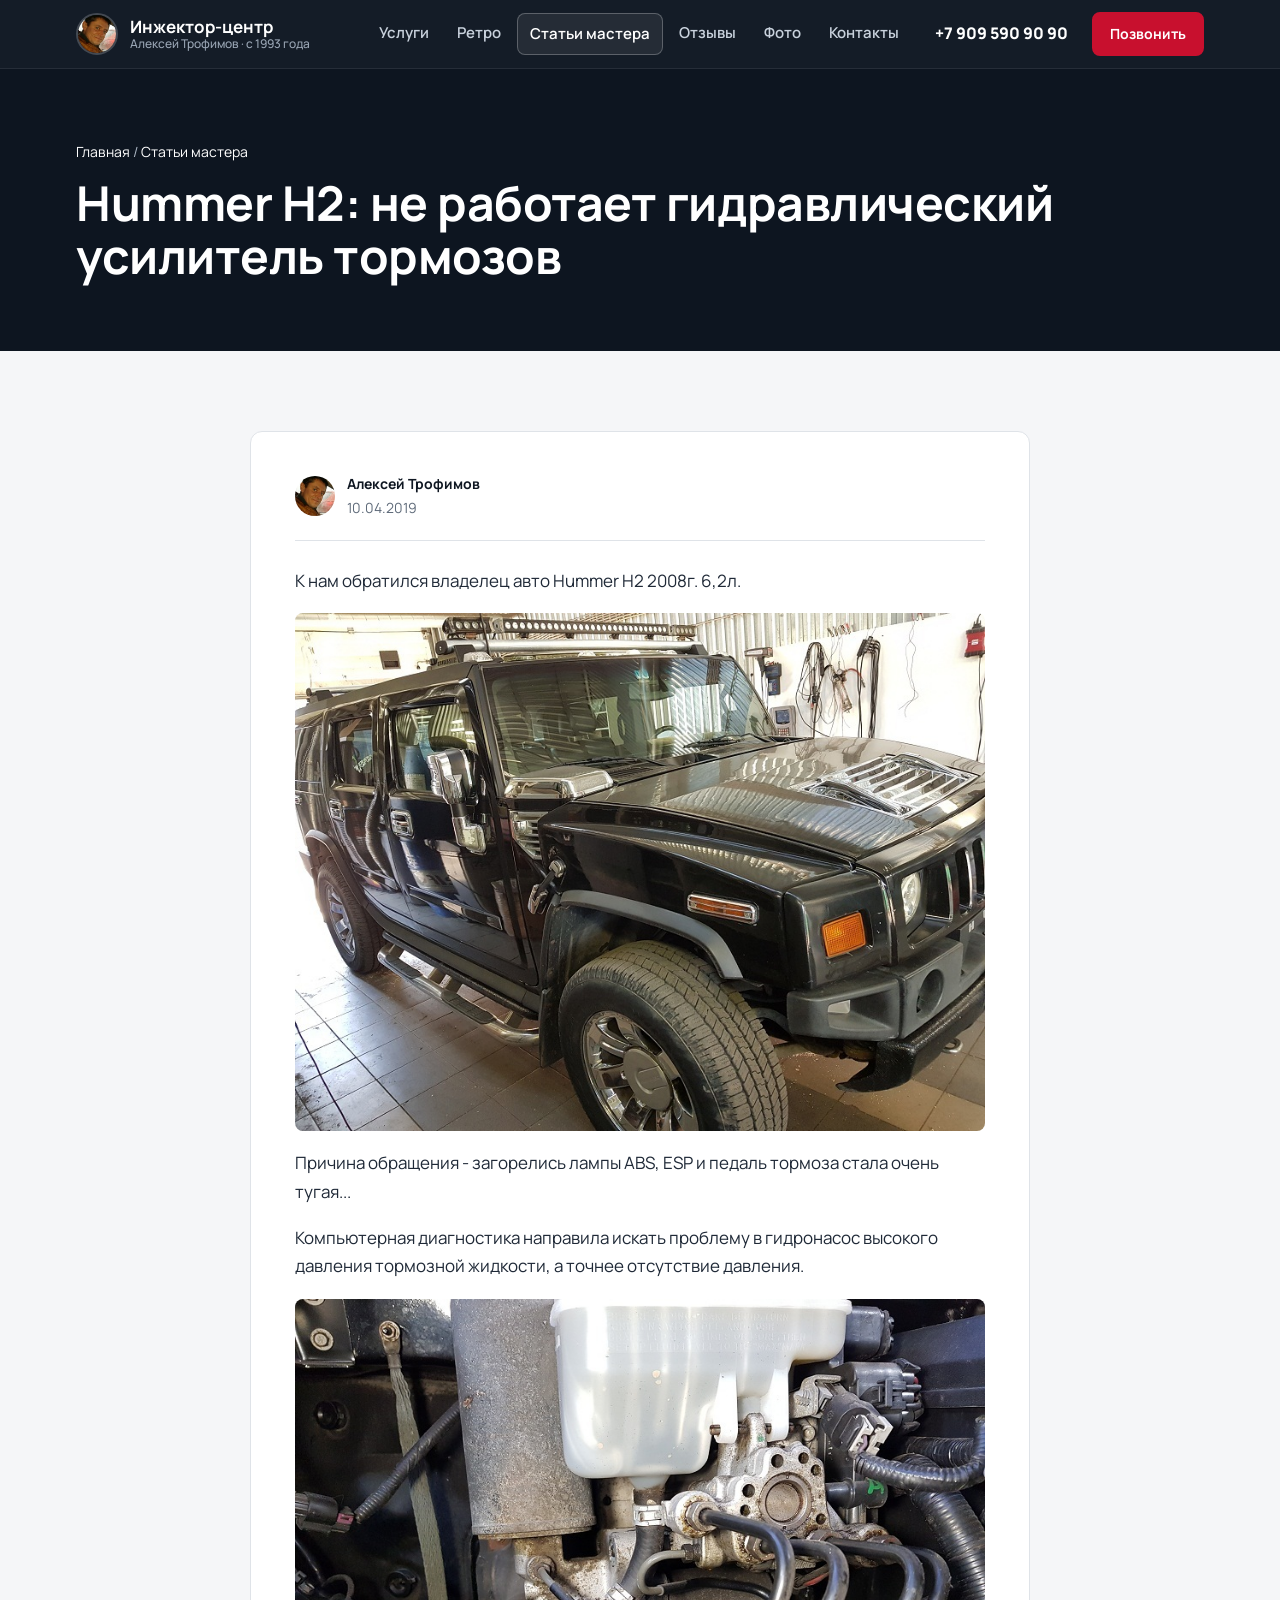
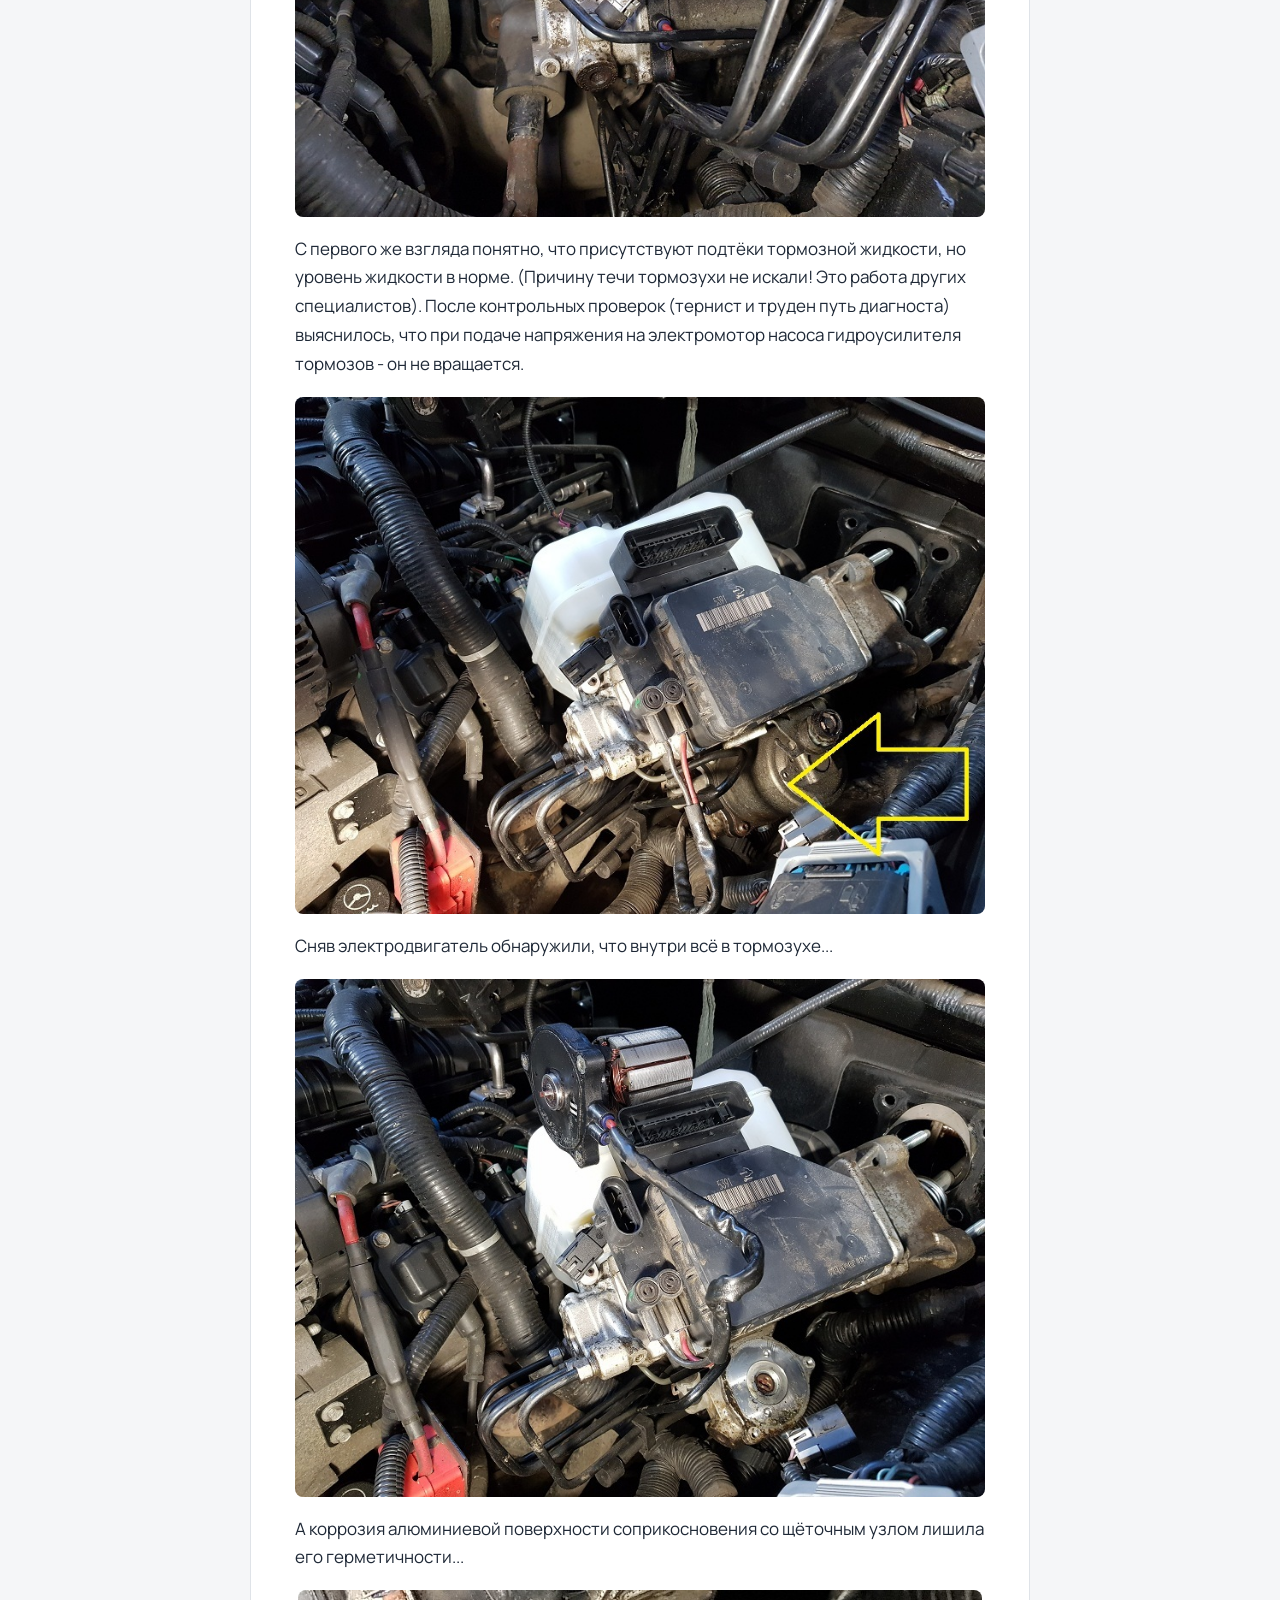
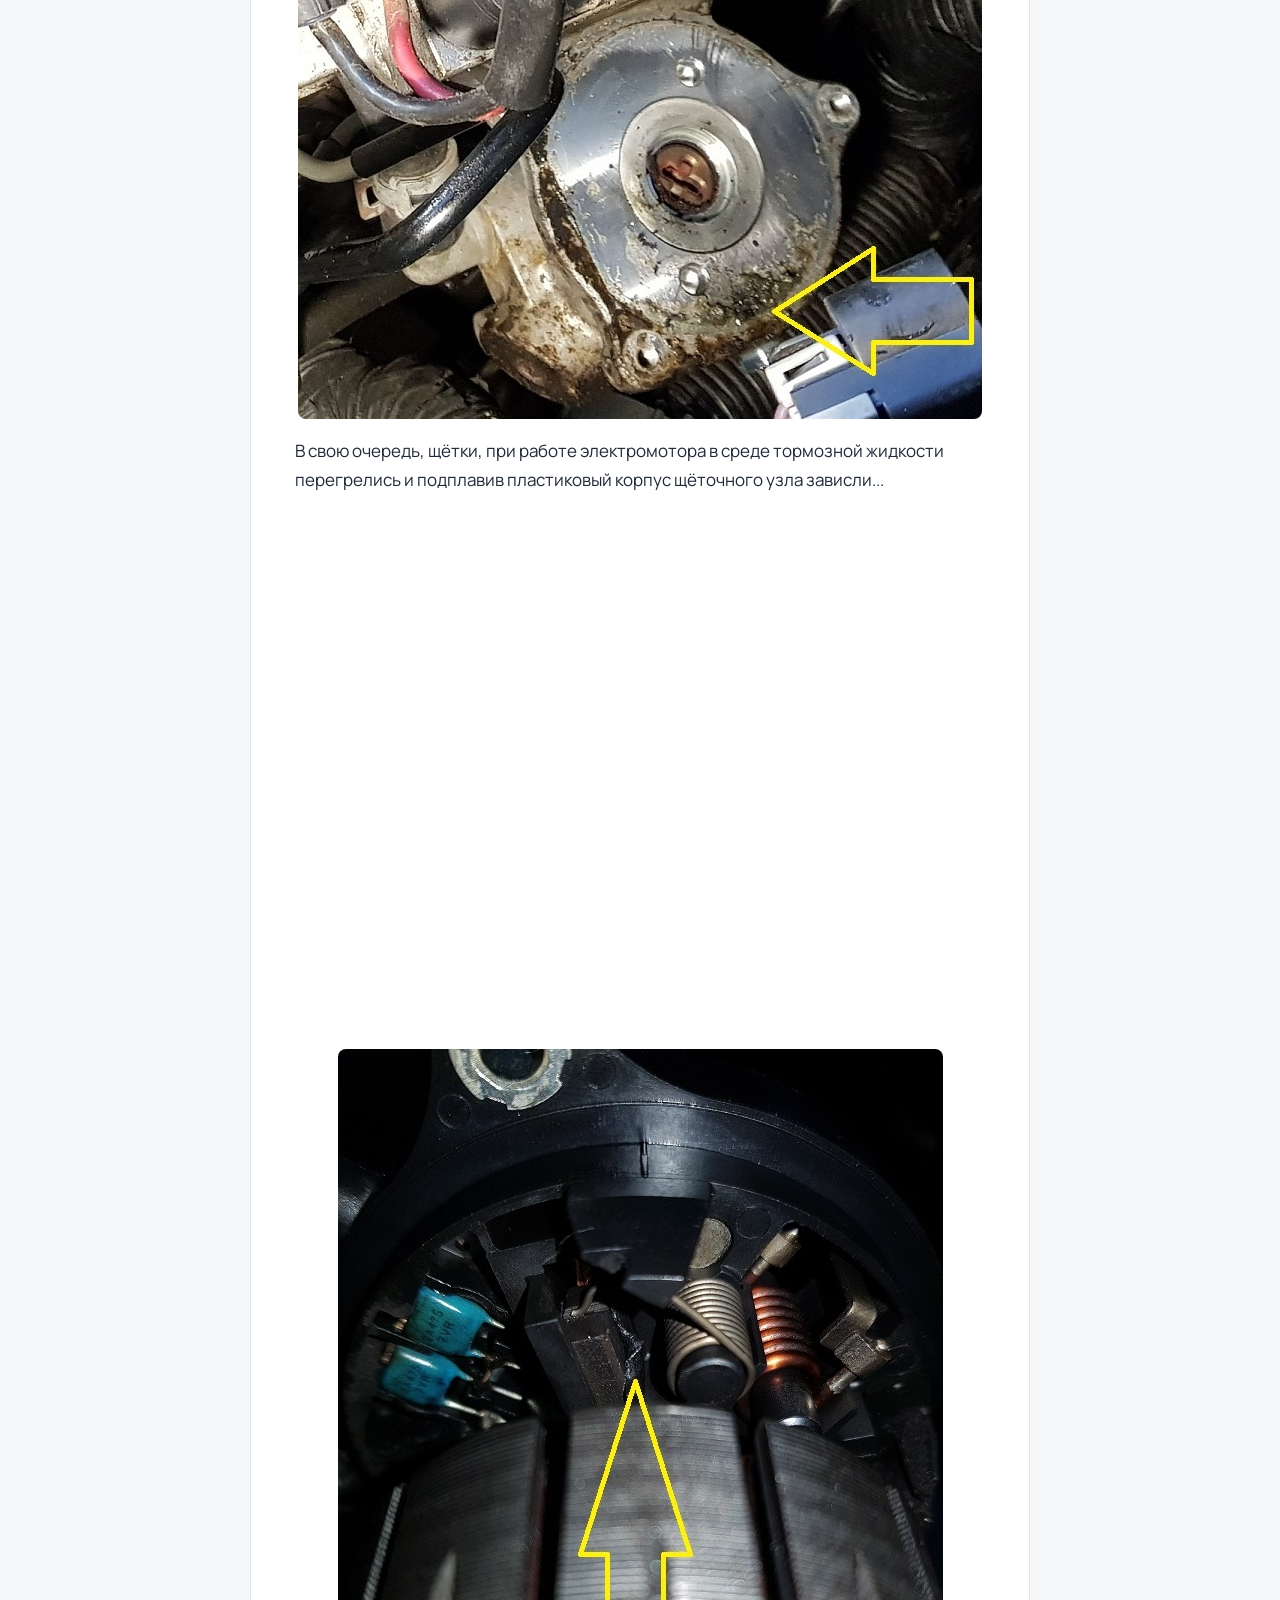
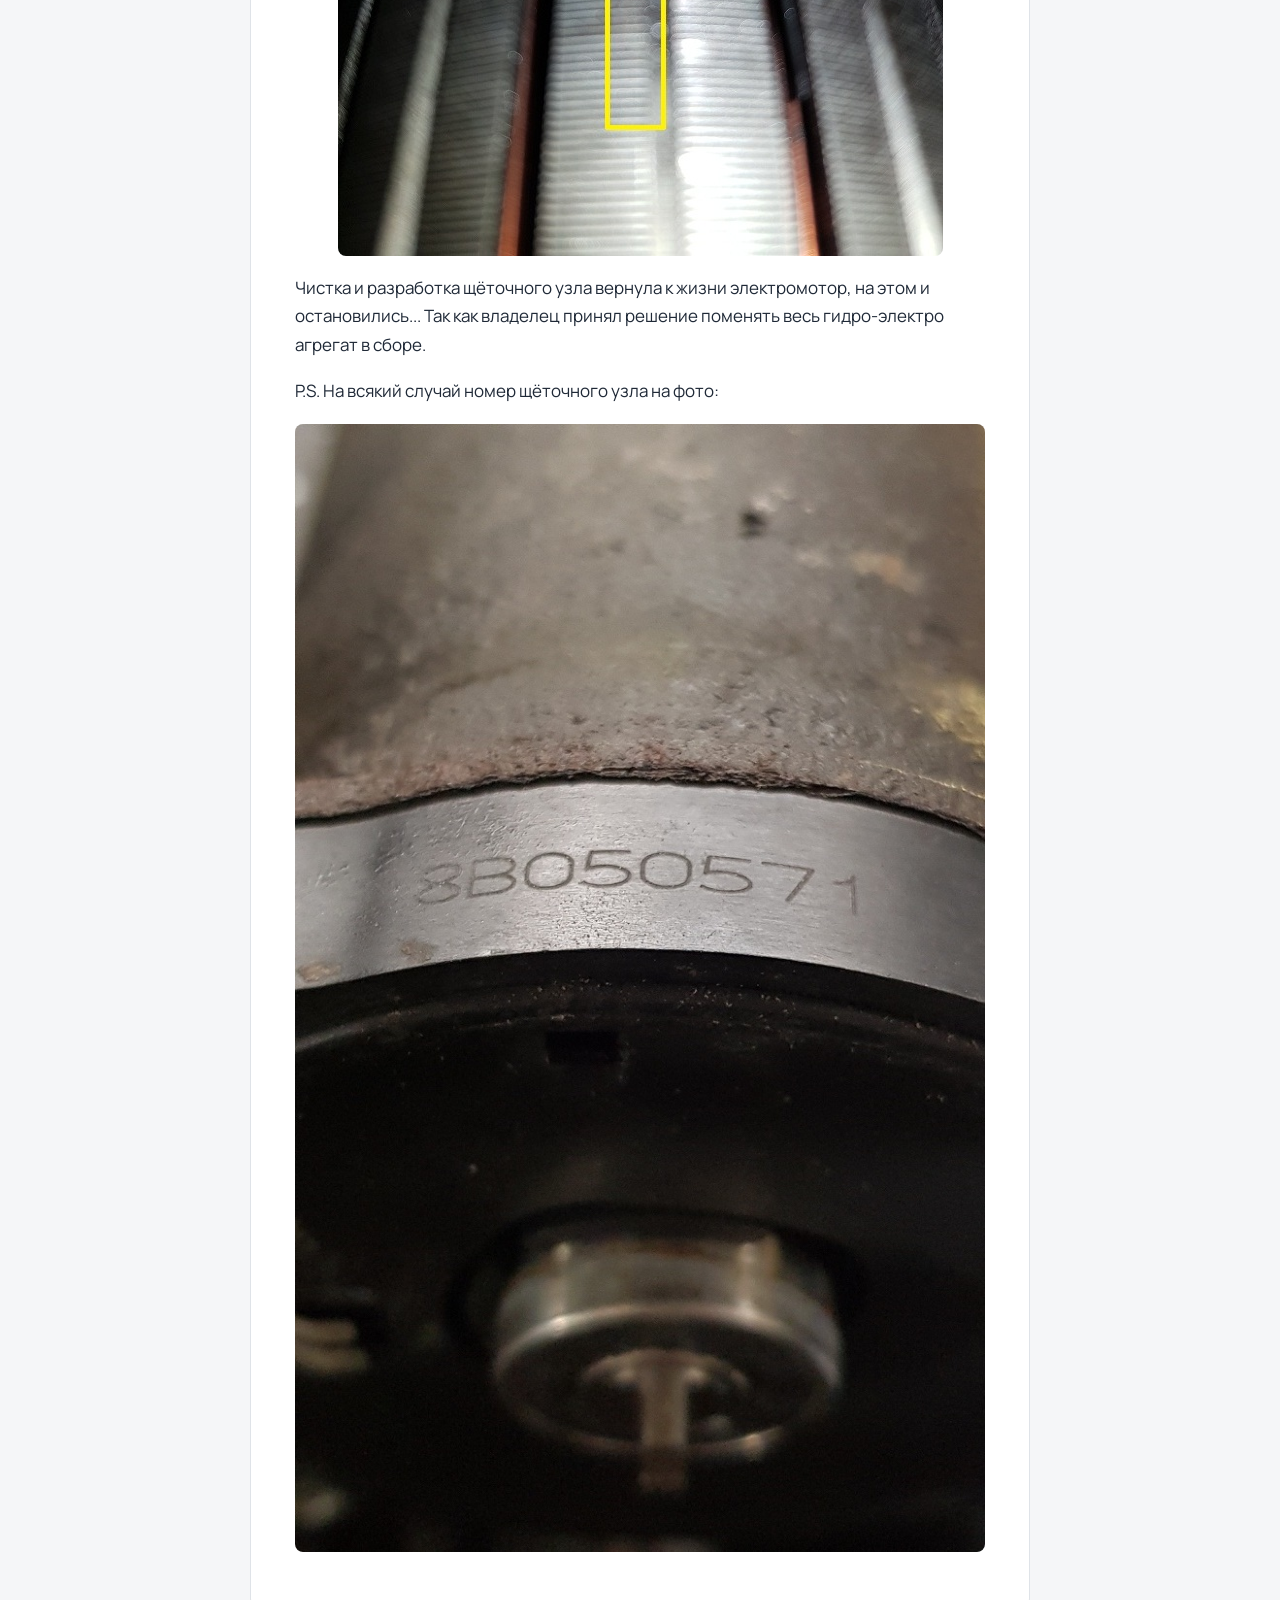
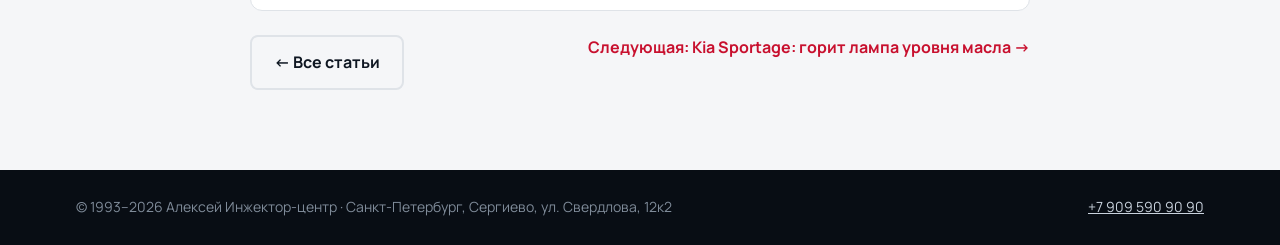
<file: blog/hummer-h2-usilitel-tormozov.html>
<!doctype html>
<html lang="ru">
<head>
<meta charset="utf-8">
<meta name="viewport" content="width=device-width, initial-scale=1">
<title>Hummer H2: не работает гидравлический усилитель тормозов — Инжектор-центр</title>
<meta name="description" content="К нам обратился владелец авто Hummer H2 2008г. 6,2л. Причина обращения - загорелись лампы ABS, ESP и педаль тормоза стала очень тугая... Компьютерная…">
<link rel="icon" href="../img/logo.jpg">
<link rel="preconnect" href="https://fonts.googleapis.com"><link rel="preconnect" href="https://fonts.gstatic.com" crossorigin>
<link href="https://fonts.googleapis.com/css2?family=Manrope:wght@400;500;600;700;800&display=swap" rel="stylesheet">
<link rel="stylesheet" href="../style.css">
<!-- Yandex.Metrika counter -->
<script type="text/javascript">
(function(m,e,t,r,i,k,a){m[i]=m[i]||function(){(m[i].a=m[i].a||[]).push(arguments)};m[i].l=1*new Date();for(var j=0;j<document.scripts.length;j++){if(document.scripts[j].src===r){return;}}k=e.createElement(t),a=e.getElementsByTagName(t)[0],k.async=1,k.src=r,a.parentNode.insertBefore(k,a)})(window,document,'script','https://mc.yandex.ru/metrika/tag.js?id=114051660','ym');
ym(114051660,'init',{ssr:true,webvisor:true,trackHash:true,clickmap:true,ecommerce:"dataLayer",referrer:document.referrer,url:location.href,accurateTrackBounce:true,trackLinks:true});
</script>
<!-- /Yandex.Metrika counter -->
</head>
<body>
<noscript><div><img src="https://mc.yandex.ru/watch/114051660" style="position:absolute;left:-9999px" alt=""></div></noscript>
<header class="top">
  <div class="wrap top__in">
    <a class="brand" href="../index.html"><img src="../img/logo.jpg" alt=""><span><b>Инжектор-центр</b><small>Алексей Трофимов · с 1993 года</small></span></a>
    <nav class="nav">
      <a href="../index.html#services">Услуги</a><a href="../retro.html">Ретро</a><a class="nav__hl" href="../blog/" aria-current="page">Статьи мастера</a><a href="../index.html#reviews">Отзывы</a><a href="../index.html#photos">Фото</a><a href="../index.html#contacts">Контакты</a>
    </nav>
    <a class="top__phone" href="tel:+79095909090">+7 909 590 90 90</a>
    <a class="btn btn--sm" href="tel:+79095909090">Позвонить</a>
  </div>
</header>
<section class="pagehead"><div class="wrap"><div class="crumbs"><a href="../index.html">Главная</a> / <a href="./">Статьи мастера</a></div><h1>Hummer H2: не работает гидравлический усилитель тормозов</h1></div></section>
<main class="block"><div class="wrap">
<article class="article">
<div class="meta"><img src="../img/logo.jpg" alt=""><span><b>Алексей Трофимов</b><br>10.04.2019</span></div>
<p>К нам обратился владелец авто Hummer H2 2008г. 6,2л. </p><hr/><p><img loading="lazy" alt="" src="img/full_kVrtL1Sk.jpg"/> Причина обращения - загорелись лампы ABS, ESP и педаль тормоза стала очень тугая...</p><p>Компьютерная диагностика направила искать проблему в гидронасос высокого давления тормозной жидкости, а точнее отсутствие давления.</p><p><img loading="lazy" alt="" src="img/full_0RQXzNzP.jpg"/> С первого же взгляда понятно, что присутствуют подтёки тормозной жидкости, но уровень жидкости в норме. (Причину течи тормозухи не искали! Это работа других специалистов). После контрольных проверок (тернист и труден путь диагноста) выяснилось, что при подаче напряжения на электромотор насоса гидроусилителя тормозов - он не вращается. </p><p><img loading="lazy" alt="" src="img/full_huzIwKht.jpg"/> Сняв электродвигатель обнаружили, что внутри всё в тормозухе...</p><p><img loading="lazy" alt="" src="img/full_oVonA3uP.jpg"/></p><p> А коррозия алюминиевой поверхности соприкосновения со щёточным узлом лишила его герметичности...<img loading="lazy" alt="" src="img/full_JqC2v2gv.jpg"/> В свою очередь, щётки, при работе электромотора в среде тормозной жидкости перегрелись и подплавив пластиковый корпус щёточного узла зависли...</p><p><iframe src="https://www.youtube.com/embed/znL7nogP7y4" title="Видео: Hummer H2, насос гидроусилителя тормозов" loading="lazy" allowfullscreen></iframe></p><p><img loading="lazy" alt="" src="img/full_8Glp1CVx.jpg"/> Чистка и разработка щёточного узла вернула к жизни электромотор, на этом и остановились... Так как владелец принял решение поменять весь гидро-электро агрегат в сборе.</p><p>P.S. На всякий случай номер щёточного узла на фото:</p><p><img loading="lazy" alt="" src="img/full_VwOBi8qt.jpg"/></p>
</article>
<div class="postnav"><a class="btn btn--light" href="./">← Все статьи</a><a class="link" href="kia-sportage-lampa-urovnya-masla.html">Следующая: Kia Sportage: горит лампа уровня масла →</a></div>
</div></main>
<footer class="foot"><div class="wrap"><span>© 1993–<span data-year>2026</span> Алексей Инжектор-центр · Санкт-Петербург, Сергиево, ул. Свердлова, 12к2</span><a href="tel:+79095909090">+7 909 590 90 90</a></div></footer>
<a class="fab" href="tel:+79095909090" aria-label="Позвонить"><svg viewBox="0 0 24 24" fill="currentColor"><path d="M6.6 10.8a15.1 15.1 0 006.6 6.6l2.2-2.2a1 1 0 011-.25 11.4 11.4 0 003.6.57 1 1 0 011 1V20a1 1 0 01-1 1A17 17 0 013 4a1 1 0 011-1h3.5a1 1 0 011 1c0 1.25.2 2.45.57 3.57a1 1 0 01-.25 1z"/></svg></a>
<script src="../years.js"></script>
</body>
</html>
</file>
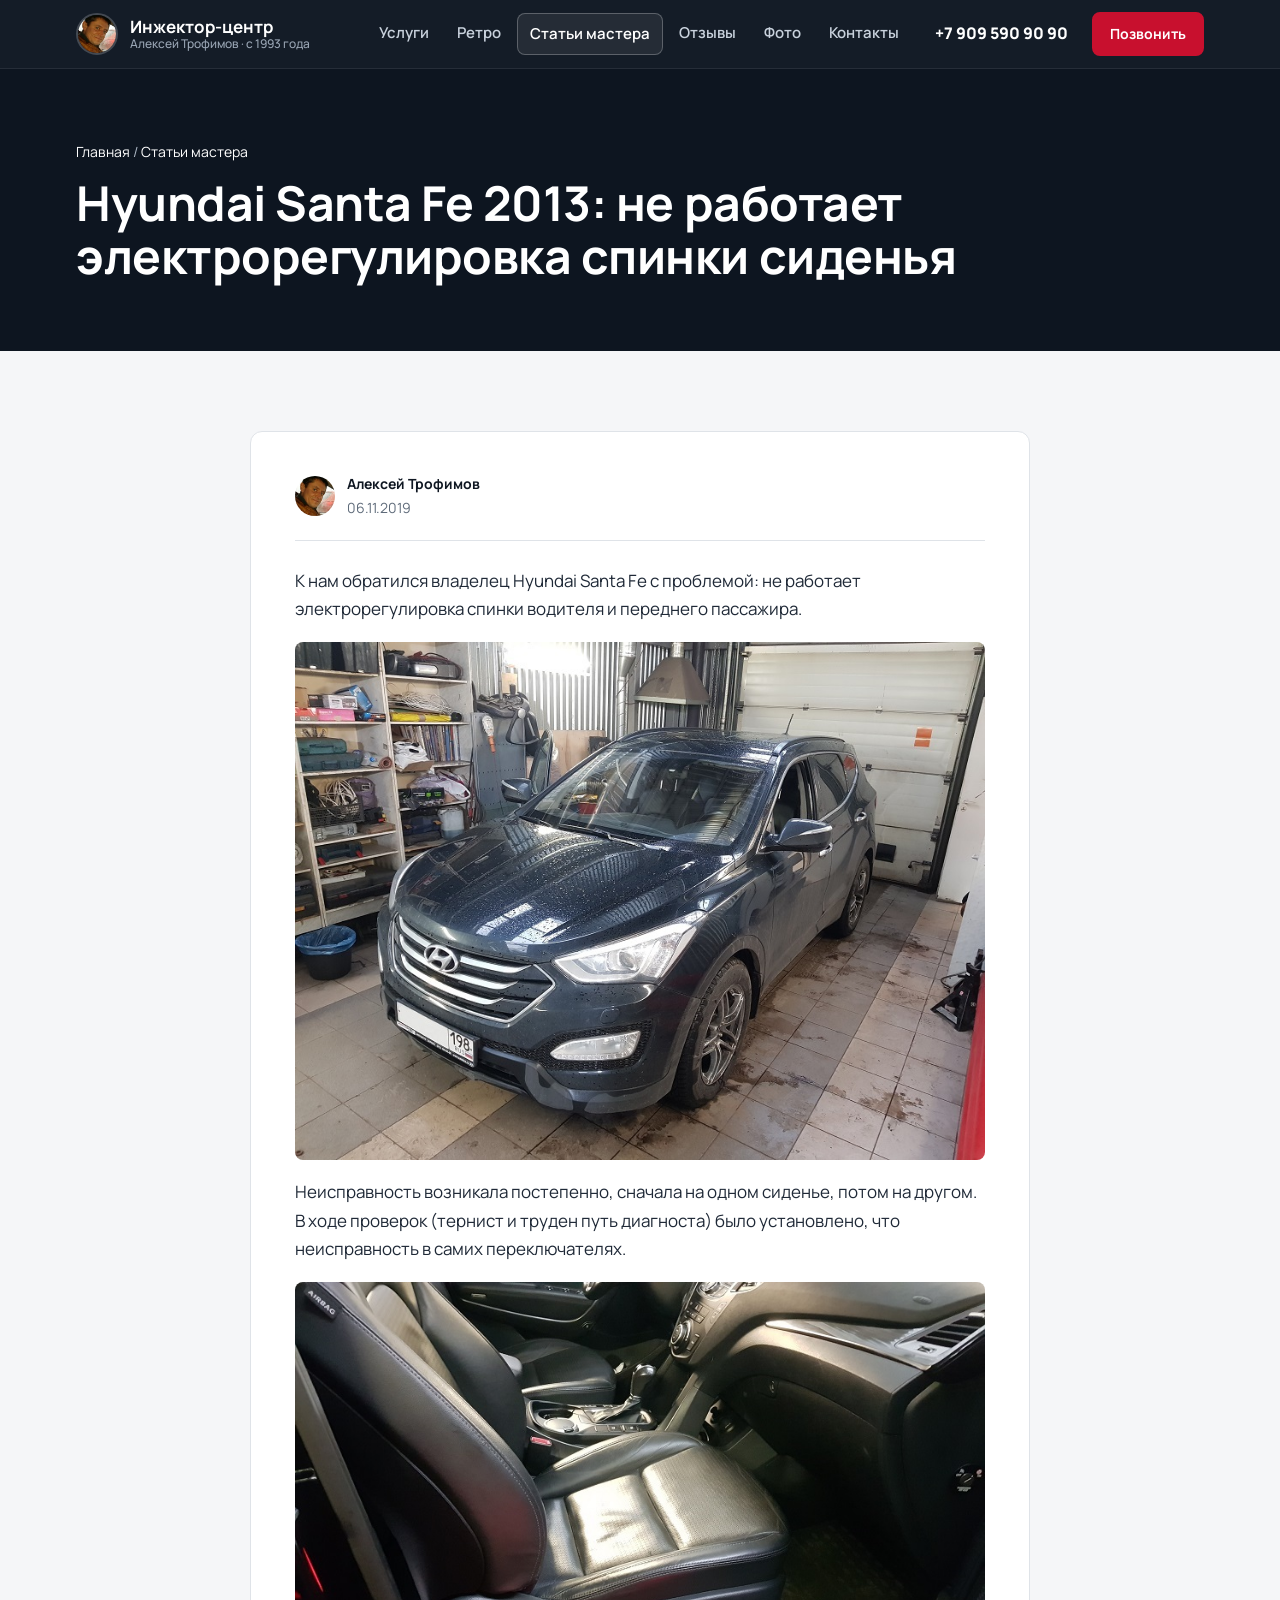
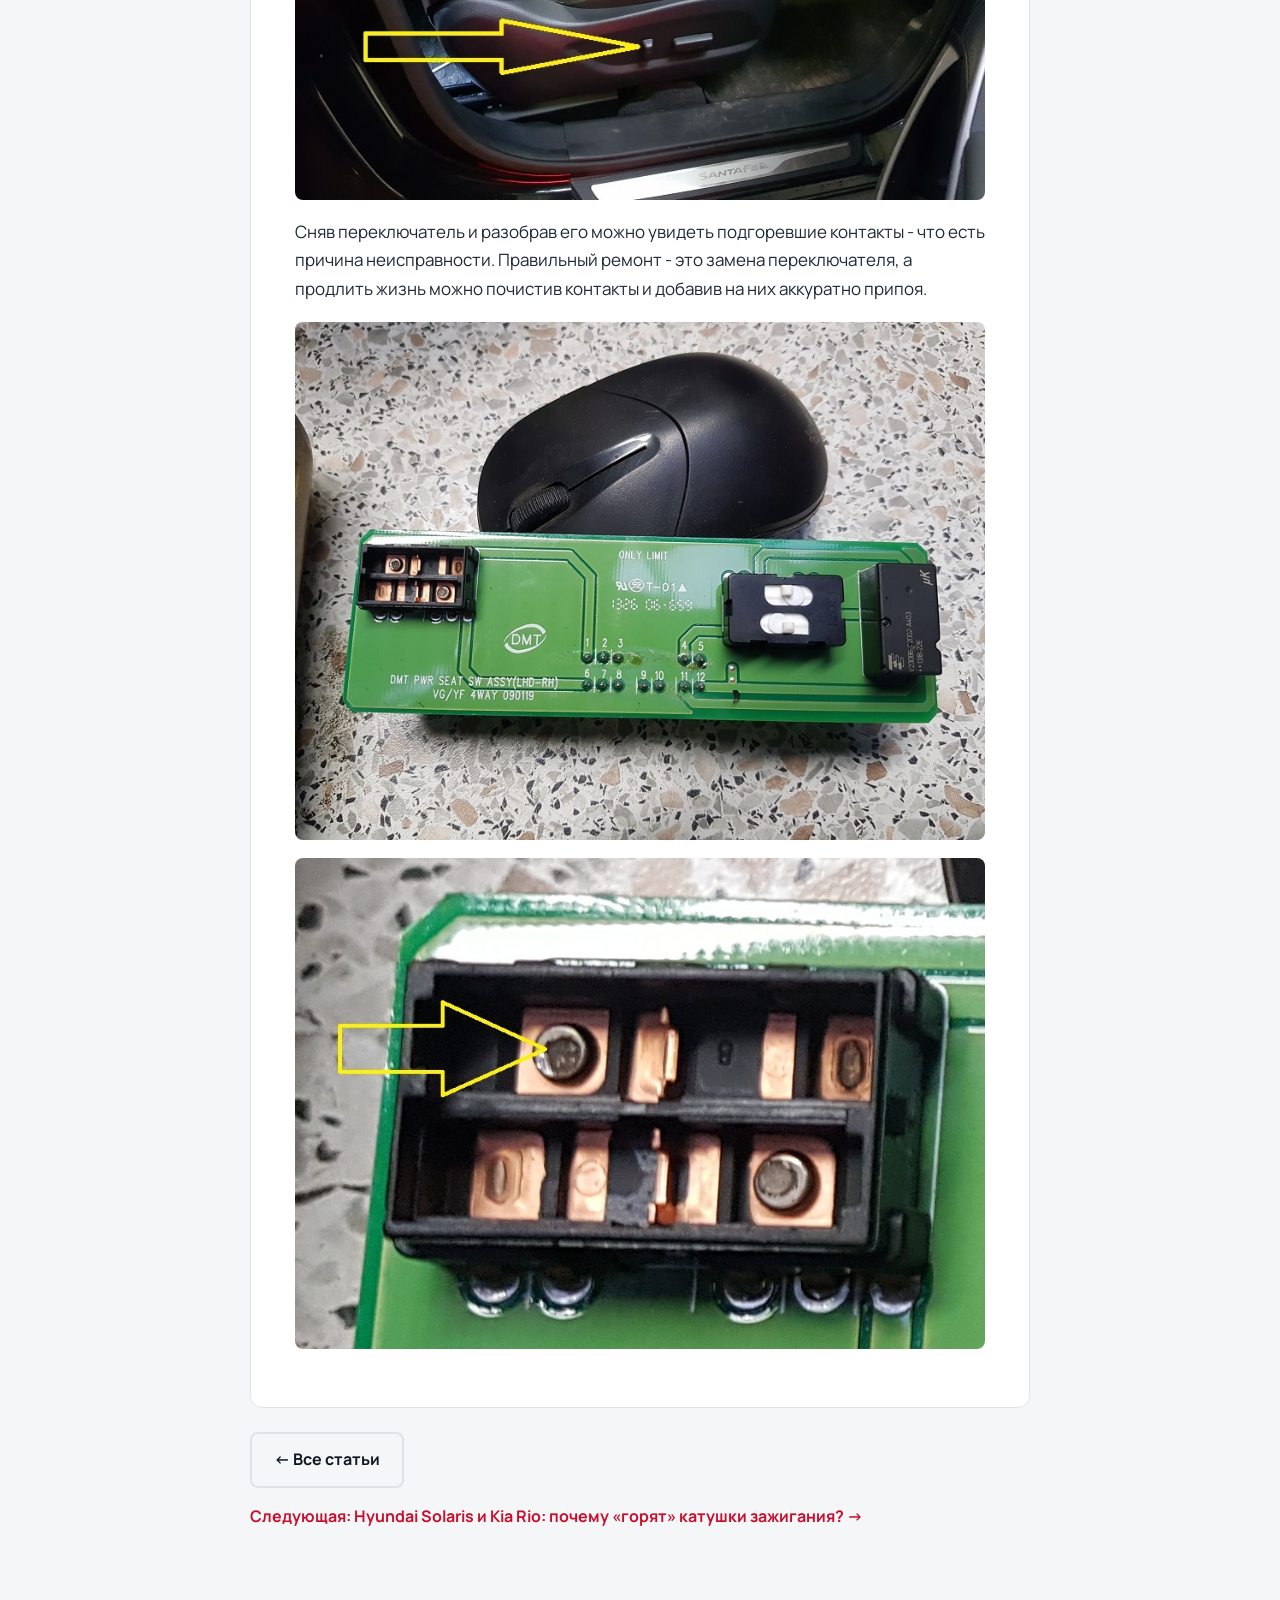
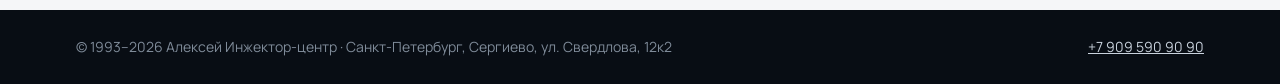
<file: blog/hyundai-santa-fe-spinka-sidenya.html>
<!doctype html>
<html lang="ru">
<head>
<meta charset="utf-8">
<meta name="viewport" content="width=device-width, initial-scale=1">
<title>Hyundai Santa Fe 2013: не работает электрорегулировка спинки сиденья — Инжектор-центр</title>
<meta name="description" content="К нам обратился владелец Hyundai Santa Fe с проблемой: не работает электрорегулировка спинки водителя и переднего пассажира. Неисправность возникала…">
<link rel="icon" href="../img/logo.jpg">
<link rel="preconnect" href="https://fonts.googleapis.com"><link rel="preconnect" href="https://fonts.gstatic.com" crossorigin>
<link href="https://fonts.googleapis.com/css2?family=Manrope:wght@400;500;600;700;800&display=swap" rel="stylesheet">
<link rel="stylesheet" href="../style.css">
<!-- Yandex.Metrika counter -->
<script type="text/javascript">
(function(m,e,t,r,i,k,a){m[i]=m[i]||function(){(m[i].a=m[i].a||[]).push(arguments)};m[i].l=1*new Date();for(var j=0;j<document.scripts.length;j++){if(document.scripts[j].src===r){return;}}k=e.createElement(t),a=e.getElementsByTagName(t)[0],k.async=1,k.src=r,a.parentNode.insertBefore(k,a)})(window,document,'script','https://mc.yandex.ru/metrika/tag.js?id=114051660','ym');
ym(114051660,'init',{ssr:true,webvisor:true,trackHash:true,clickmap:true,ecommerce:"dataLayer",referrer:document.referrer,url:location.href,accurateTrackBounce:true,trackLinks:true});
</script>
<!-- /Yandex.Metrika counter -->
</head>
<body>
<noscript><div><img src="https://mc.yandex.ru/watch/114051660" style="position:absolute;left:-9999px" alt=""></div></noscript>
<header class="top">
  <div class="wrap top__in">
    <a class="brand" href="../index.html"><img src="../img/logo.jpg" alt=""><span><b>Инжектор-центр</b><small>Алексей Трофимов · с 1993 года</small></span></a>
    <nav class="nav">
      <a href="../index.html#services">Услуги</a><a href="../retro.html">Ретро</a><a class="nav__hl" href="../blog/" aria-current="page">Статьи мастера</a><a href="../index.html#reviews">Отзывы</a><a href="../index.html#photos">Фото</a><a href="../index.html#contacts">Контакты</a>
    </nav>
    <a class="top__phone" href="tel:+79095909090">+7 909 590 90 90</a>
    <a class="btn btn--sm" href="tel:+79095909090">Позвонить</a>
  </div>
</header>
<section class="pagehead"><div class="wrap"><div class="crumbs"><a href="../index.html">Главная</a> / <a href="./">Статьи мастера</a></div><h1>Hyundai Santa Fe 2013: не работает электрорегулировка спинки сиденья</h1></div></section>
<main class="block"><div class="wrap">
<article class="article">
<div class="meta"><img src="../img/logo.jpg" alt=""><span><b>Алексей Трофимов</b><br>06.11.2019</span></div>
<p>К нам обратился владелец Hyundai Santa Fe с проблемой: не работает электрорегулировка спинки водителя и переднего пассажира.</p><hr/><img loading="lazy" alt="" src="img/full_rLDJcwr4.jpg"/><p> Неисправность возникала постепенно, сначала на одном сиденье, потом на другом. В ходе проверок (тернист и труден путь диагноста) было установлено, что неисправность в самих переключателях.<img loading="lazy" alt="" src="img/full_A56BRaB0.jpg"/></p><p> Сняв переключатель и разобрав его можно увидеть подгоревшие контакты - что есть причина неисправности. Правильный ремонт - это замена переключателя, а продлить жизнь можно почистив контакты и добавив на них аккуратно припоя.</p><p><img loading="lazy" alt="" src="img/full_UxBUNvbZ.jpg"/></p><p><img loading="lazy" alt="" src="img/full_T7B9d5TB.jpg"/></p>
</article>
<div class="postnav"><a class="btn btn--light" href="./">← Все статьи</a><a class="link" href="solaris-rio-katushki-zazhiganiya.html">Следующая: Hyundai Solaris и Kia Rio: почему «горят» катушки зажигания? →</a></div>
</div></main>
<footer class="foot"><div class="wrap"><span>© 1993–<span data-year>2026</span> Алексей Инжектор-центр · Санкт-Петербург, Сергиево, ул. Свердлова, 12к2</span><a href="tel:+79095909090">+7 909 590 90 90</a></div></footer>
<a class="fab" href="tel:+79095909090" aria-label="Позвонить"><svg viewBox="0 0 24 24" fill="currentColor"><path d="M6.6 10.8a15.1 15.1 0 006.6 6.6l2.2-2.2a1 1 0 011-.25 11.4 11.4 0 003.6.57 1 1 0 011 1V20a1 1 0 01-1 1A17 17 0 013 4a1 1 0 011-1h3.5a1 1 0 011 1c0 1.25.2 2.45.57 3.57a1 1 0 01-.25 1z"/></svg></a>
<script src="../years.js"></script>
</body>
</html>
</file>
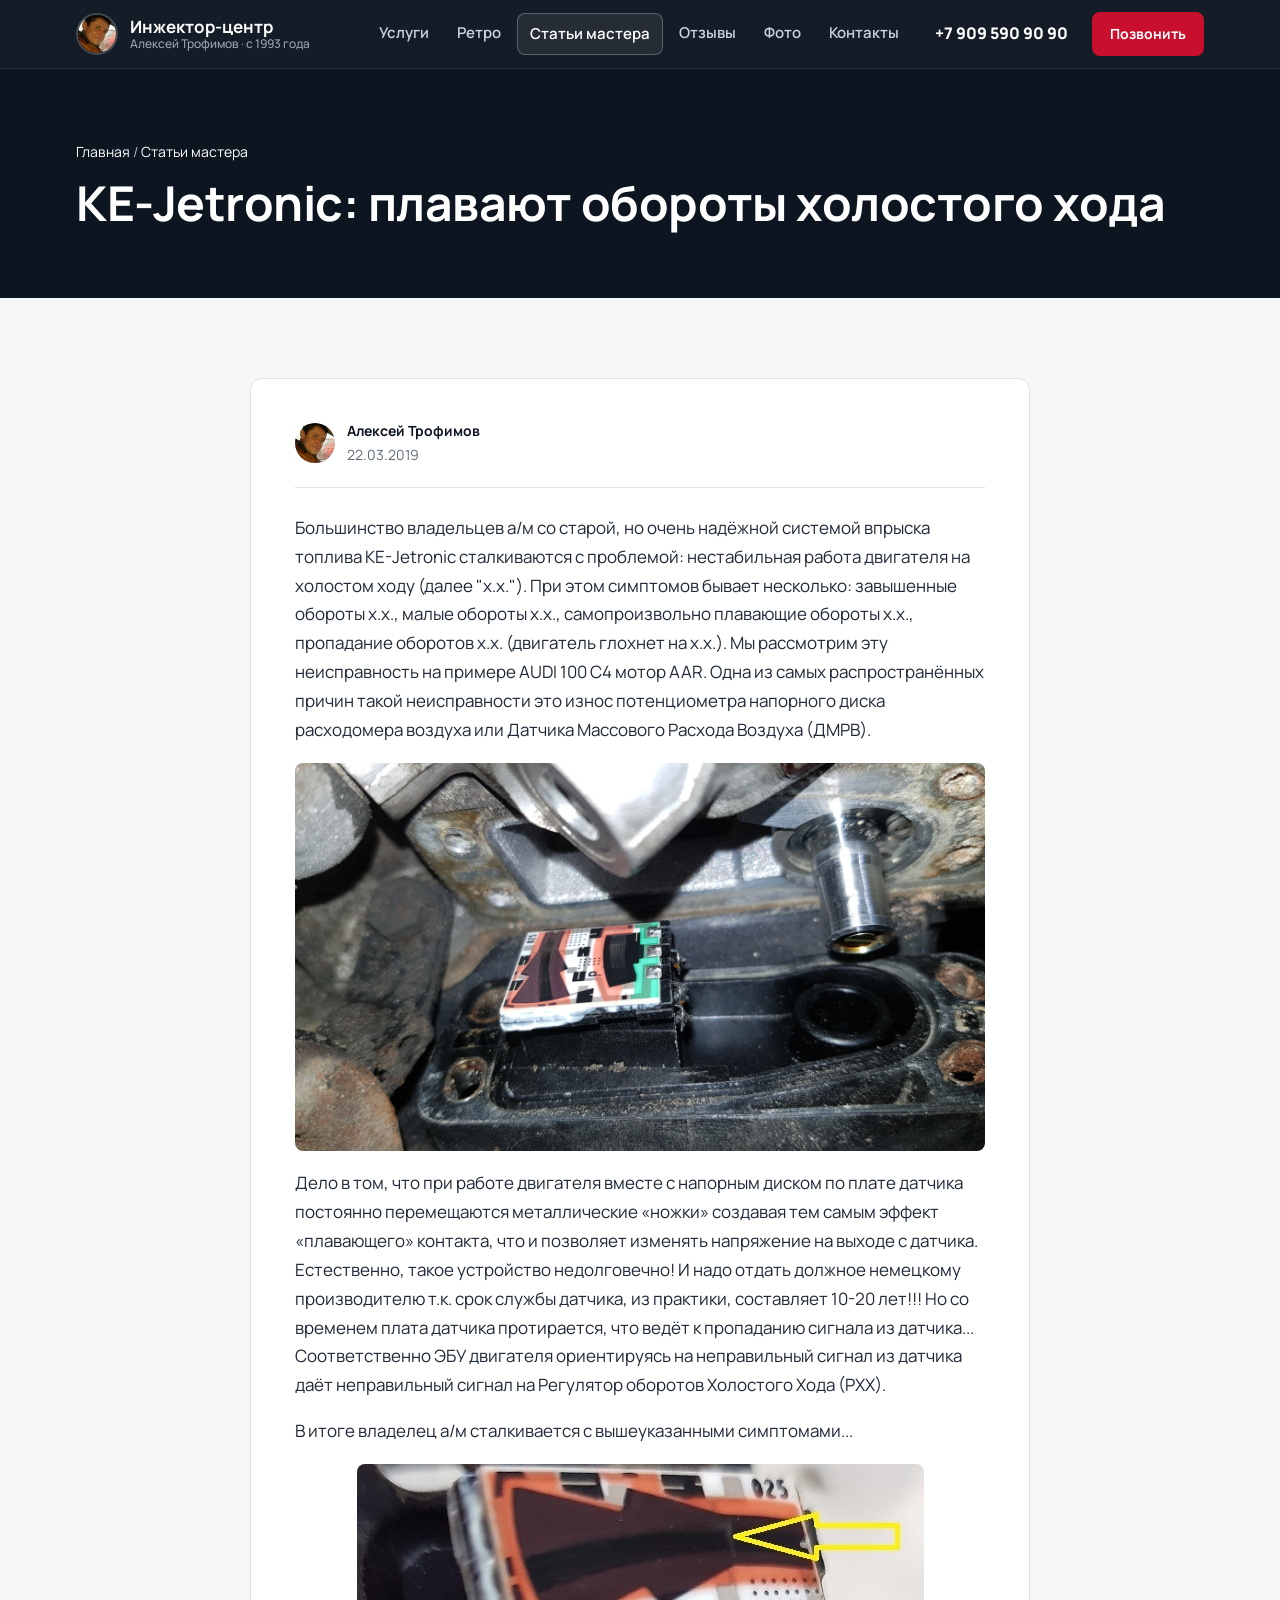
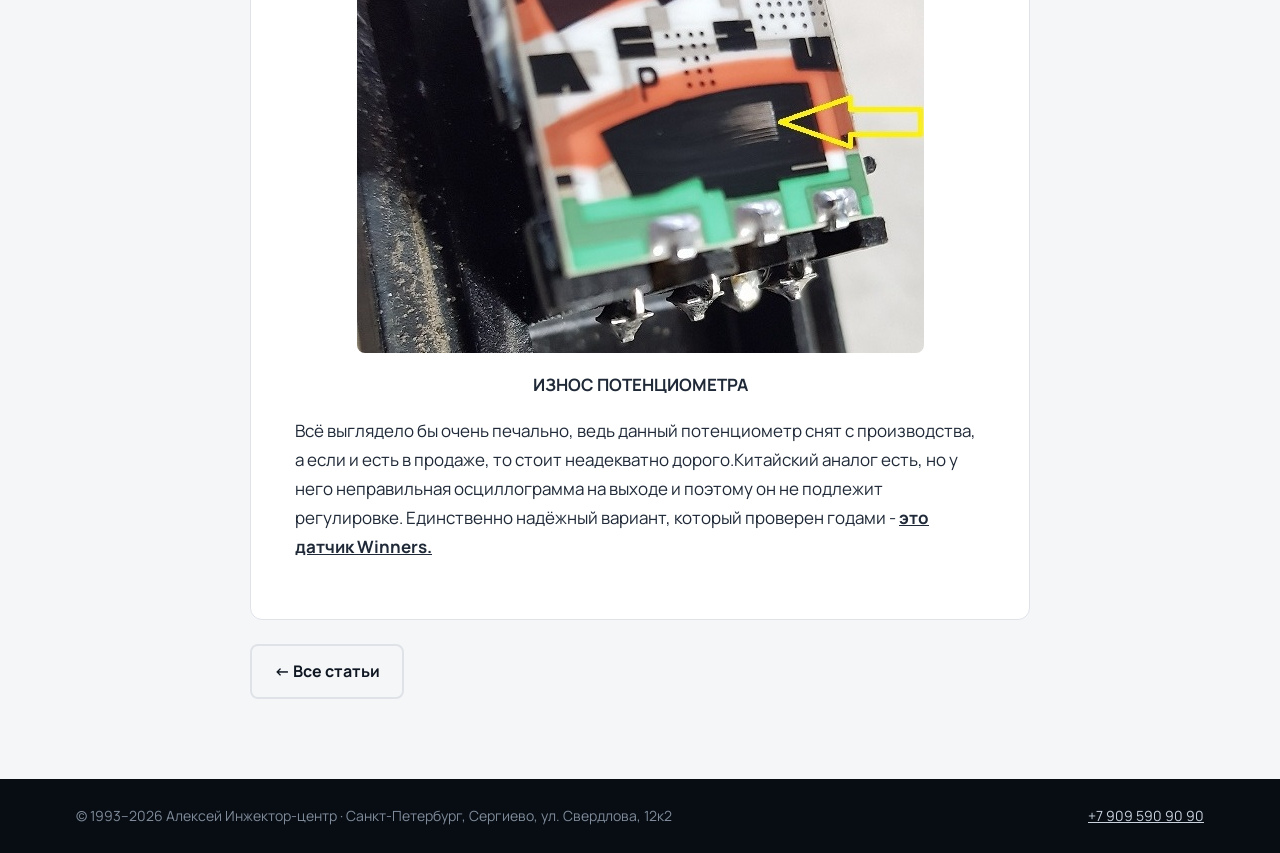
<file: blog/ke-jetronic-plavaet-holostoy-hod.html>
<!doctype html>
<html lang="ru">
<head>
<meta charset="utf-8">
<meta name="viewport" content="width=device-width, initial-scale=1">
<title>KE-Jetronic: плавают обороты холостого хода — Инжектор-центр</title>
<meta name="description" content="Большинство владельцев а/м со старой, но очень надёжной системой впрыска топлива KE-Jetronic сталкиваются с проблемой: нестабильная работа двигателя на…">
<link rel="icon" href="../img/logo.jpg">
<link rel="preconnect" href="https://fonts.googleapis.com"><link rel="preconnect" href="https://fonts.gstatic.com" crossorigin>
<link href="https://fonts.googleapis.com/css2?family=Manrope:wght@400;500;600;700;800&display=swap" rel="stylesheet">
<link rel="stylesheet" href="../style.css">
<!-- Yandex.Metrika counter -->
<script type="text/javascript">
(function(m,e,t,r,i,k,a){m[i]=m[i]||function(){(m[i].a=m[i].a||[]).push(arguments)};m[i].l=1*new Date();for(var j=0;j<document.scripts.length;j++){if(document.scripts[j].src===r){return;}}k=e.createElement(t),a=e.getElementsByTagName(t)[0],k.async=1,k.src=r,a.parentNode.insertBefore(k,a)})(window,document,'script','https://mc.yandex.ru/metrika/tag.js?id=114051660','ym');
ym(114051660,'init',{ssr:true,webvisor:true,trackHash:true,clickmap:true,ecommerce:"dataLayer",referrer:document.referrer,url:location.href,accurateTrackBounce:true,trackLinks:true});
</script>
<!-- /Yandex.Metrika counter -->
</head>
<body>
<noscript><div><img src="https://mc.yandex.ru/watch/114051660" style="position:absolute;left:-9999px" alt=""></div></noscript>
<header class="top">
  <div class="wrap top__in">
    <a class="brand" href="../index.html"><img src="../img/logo.jpg" alt=""><span><b>Инжектор-центр</b><small>Алексей Трофимов · с 1993 года</small></span></a>
    <nav class="nav">
      <a href="../index.html#services">Услуги</a><a href="../retro.html">Ретро</a><a class="nav__hl" href="../blog/" aria-current="page">Статьи мастера</a><a href="../index.html#reviews">Отзывы</a><a href="../index.html#photos">Фото</a><a href="../index.html#contacts">Контакты</a>
    </nav>
    <a class="top__phone" href="tel:+79095909090">+7 909 590 90 90</a>
    <a class="btn btn--sm" href="tel:+79095909090">Позвонить</a>
  </div>
</header>
<section class="pagehead"><div class="wrap"><div class="crumbs"><a href="../index.html">Главная</a> / <a href="./">Статьи мастера</a></div><h1>KE-Jetronic: плавают обороты холостого хода</h1></div></section>
<main class="block"><div class="wrap">
<article class="article">
<div class="meta"><img src="../img/logo.jpg" alt=""><span><b>Алексей Трофимов</b><br>22.03.2019</span></div>
<p> Большинство владельцев а/м со старой, но очень надёжной системой впрыска топлива KE-Jetronic сталкиваются с проблемой: нестабильная работа двигателя на холостом ходу (далее "х.х."). При этом симптомов бывает несколько: завышенные обороты х.х., малые обороты х.х., самопроизвольно плавающие обороты х.х., пропадание оборотов х.х. (двигатель глохнет на х.х.). Мы рассмотрим эту неисправность на примере AUDI 100 C4 мотор AAR. Одна из самых распространённых причин такой неисправности это износ потенциометра напорного диска расходомера воздуха или Датчика Массового Расхода Воздуха (ДМРВ).</p><hr/><p><img loading="lazy" alt="" src="img/full_dyFVX3Bj.jpg"/> Дело в том, что при работе двигателя вместе с напорным диском по плате датчика постоянно перемещаются металлические «ножки» создавая тем самым эффект «плавающего» контакта, что и позволяет изменять напряжение на выходе с датчика. Естественно, такое устройство недолговечно! И надо отдать должное немецкому производителю т.к. срок службы датчика, из практики, составляет 10-20 лет!!! Но со временем плата датчика протирается, что ведёт к пропаданию сигнала из датчика... Соответственно ЭБУ двигателя ориентируясь на неправильный сигнал из датчика даёт неправильный сигнал на Регулятор оборотов Холостого Хода (РХХ).</p><p> В итоге владелец а/м сталкивается с вышеуказанными симптомами...</p><p><img loading="lazy" alt="" src="img/RJsaa8iw.jpg"/></p><p style="text-align:center"><b>ИЗНОС ПОТЕНЦИОМЕТРА</b></p><p> Всё выглядело бы очень печально, ведь данный потенциометр снят с производства, а если и есть в продаже, то стоит неадекватно дорого.Китайский аналог есть, но у него неправильная осциллограмма на выходе и поэтому он не подлежит регулировке. Единственно надёжный вариант, который проверен годами - <a href="http://sensorwinners.ru/"><b>это датчик Winners.</b></a></p>
</article>
<div class="postnav"><a class="btn btn--light" href="./">← Все статьи</a></div>
</div></main>
<footer class="foot"><div class="wrap"><span>© 1993–<span data-year>2026</span> Алексей Инжектор-центр · Санкт-Петербург, Сергиево, ул. Свердлова, 12к2</span><a href="tel:+79095909090">+7 909 590 90 90</a></div></footer>
<a class="fab" href="tel:+79095909090" aria-label="Позвонить"><svg viewBox="0 0 24 24" fill="currentColor"><path d="M6.6 10.8a15.1 15.1 0 006.6 6.6l2.2-2.2a1 1 0 011-.25 11.4 11.4 0 003.6.57 1 1 0 011 1V20a1 1 0 01-1 1A17 17 0 013 4a1 1 0 011-1h3.5a1 1 0 011 1c0 1.25.2 2.45.57 3.57a1 1 0 01-.25 1z"/></svg></a>
<script src="../years.js"></script>
</body>
</html>
</file>
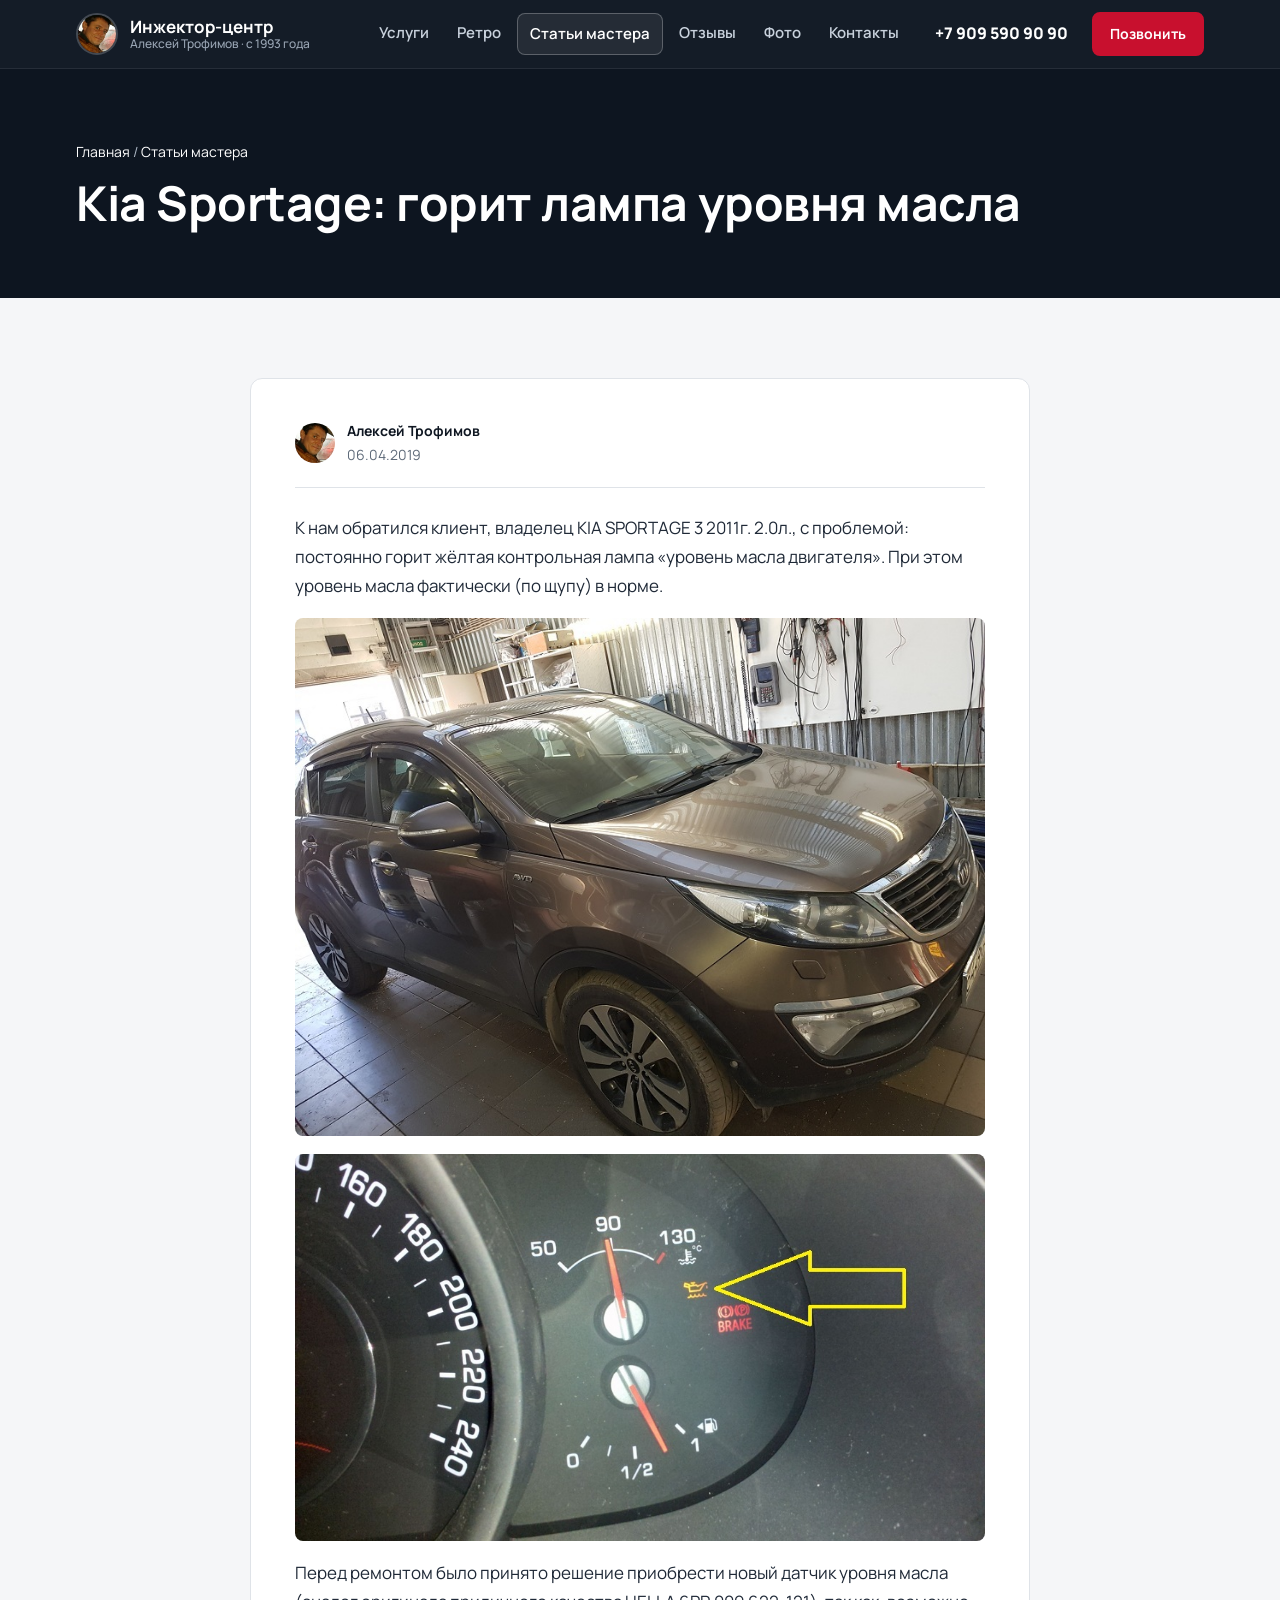
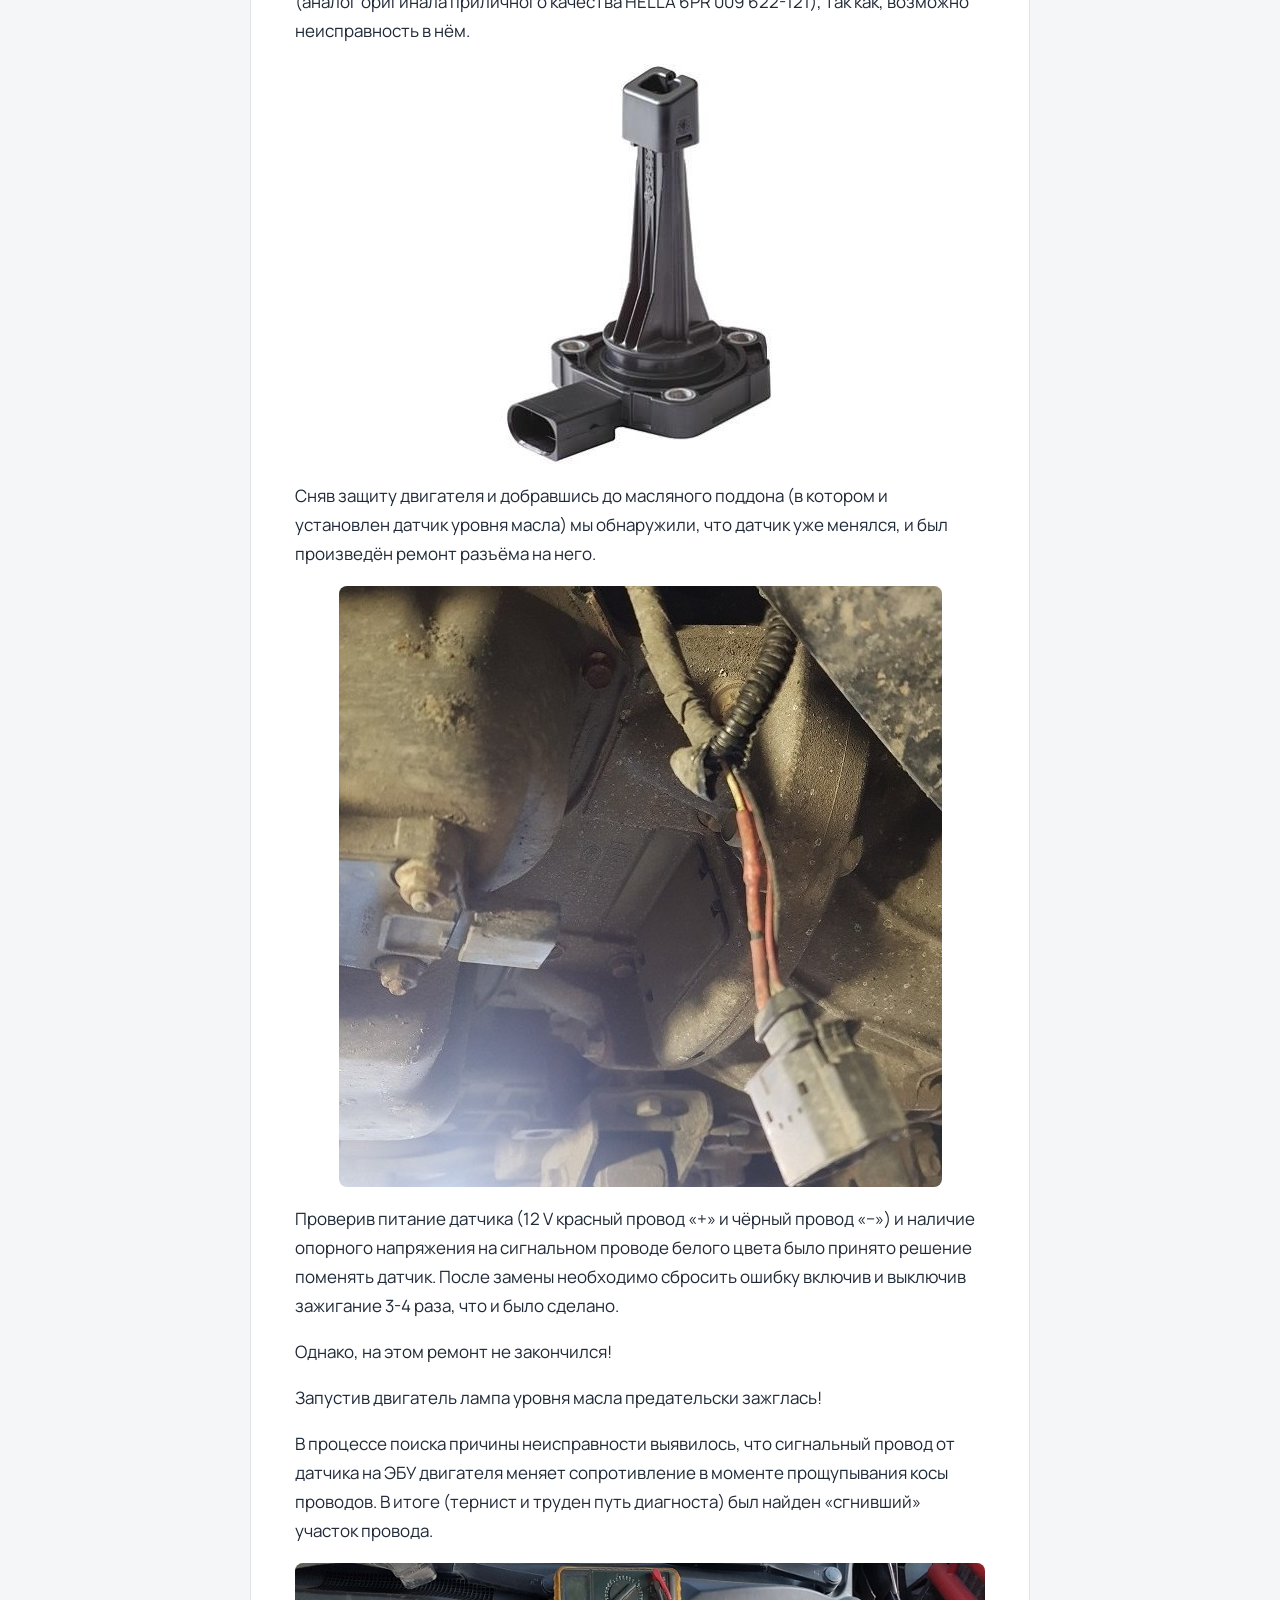
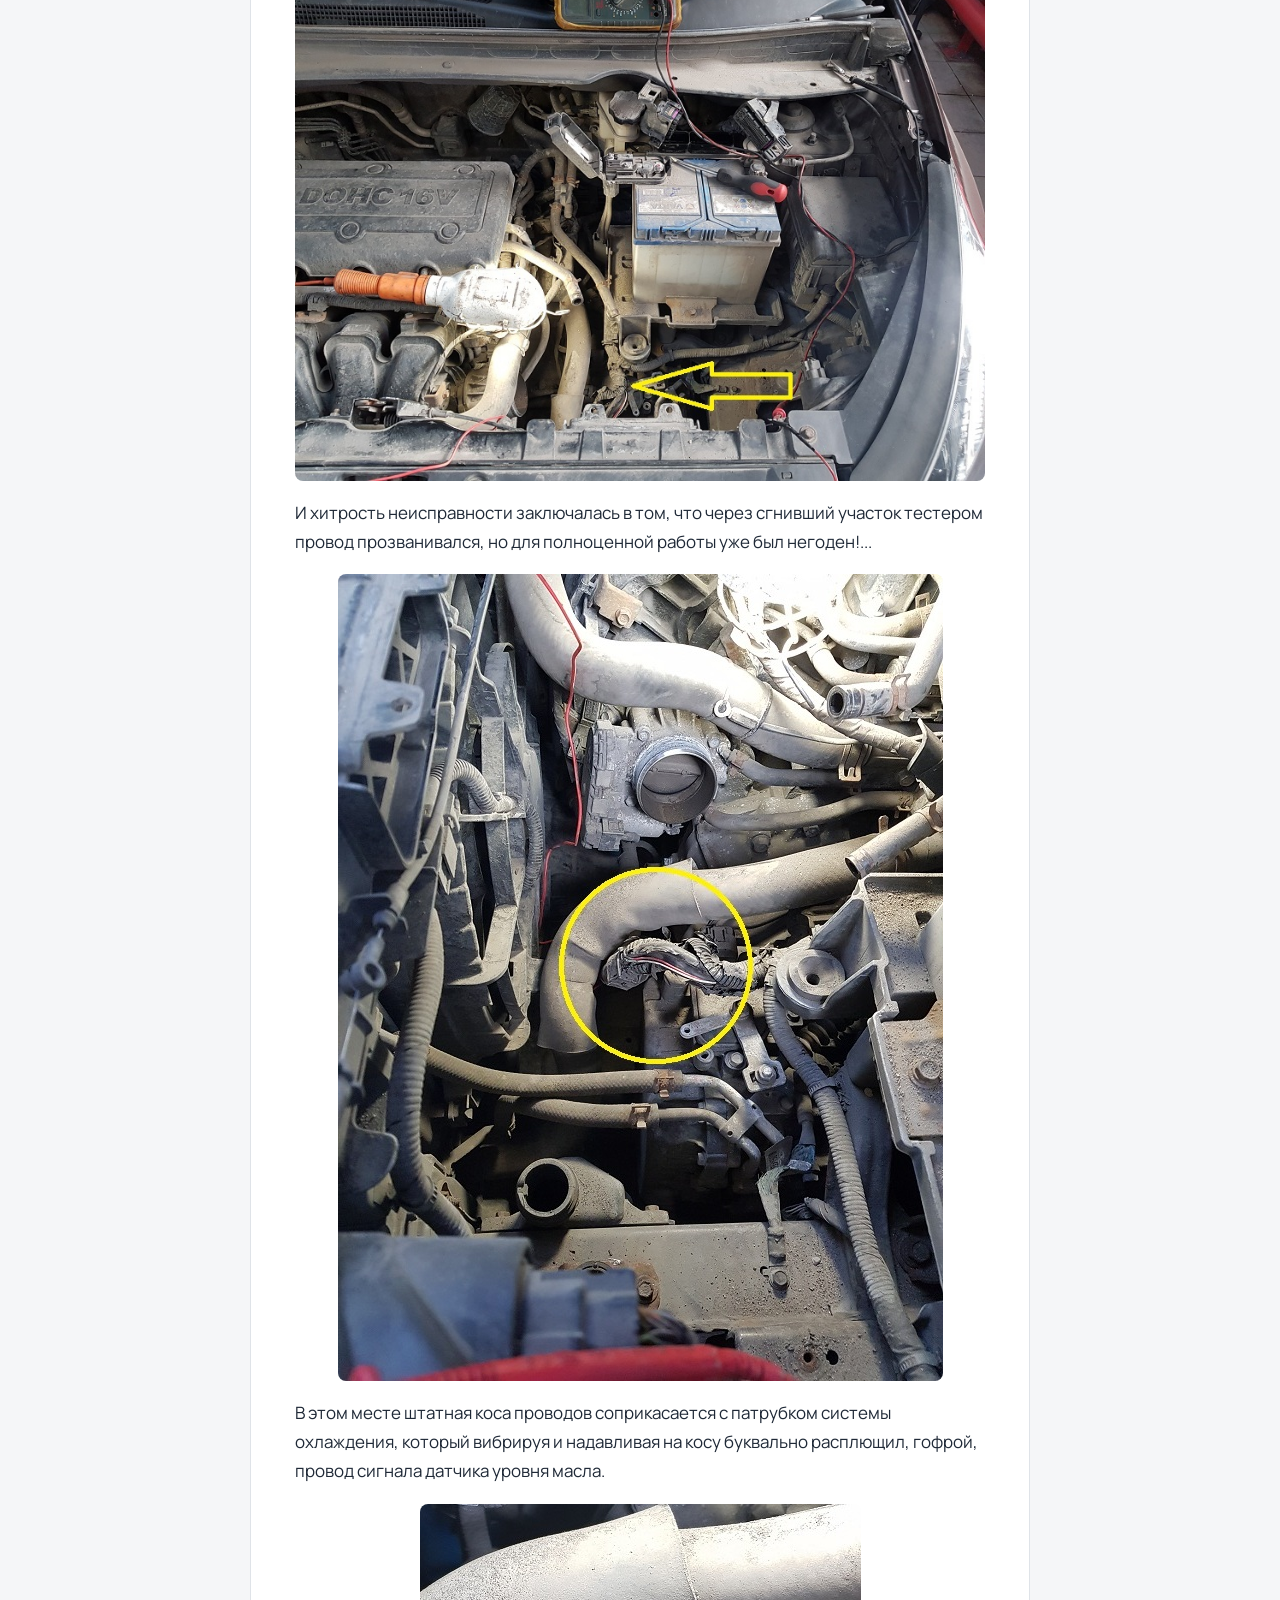
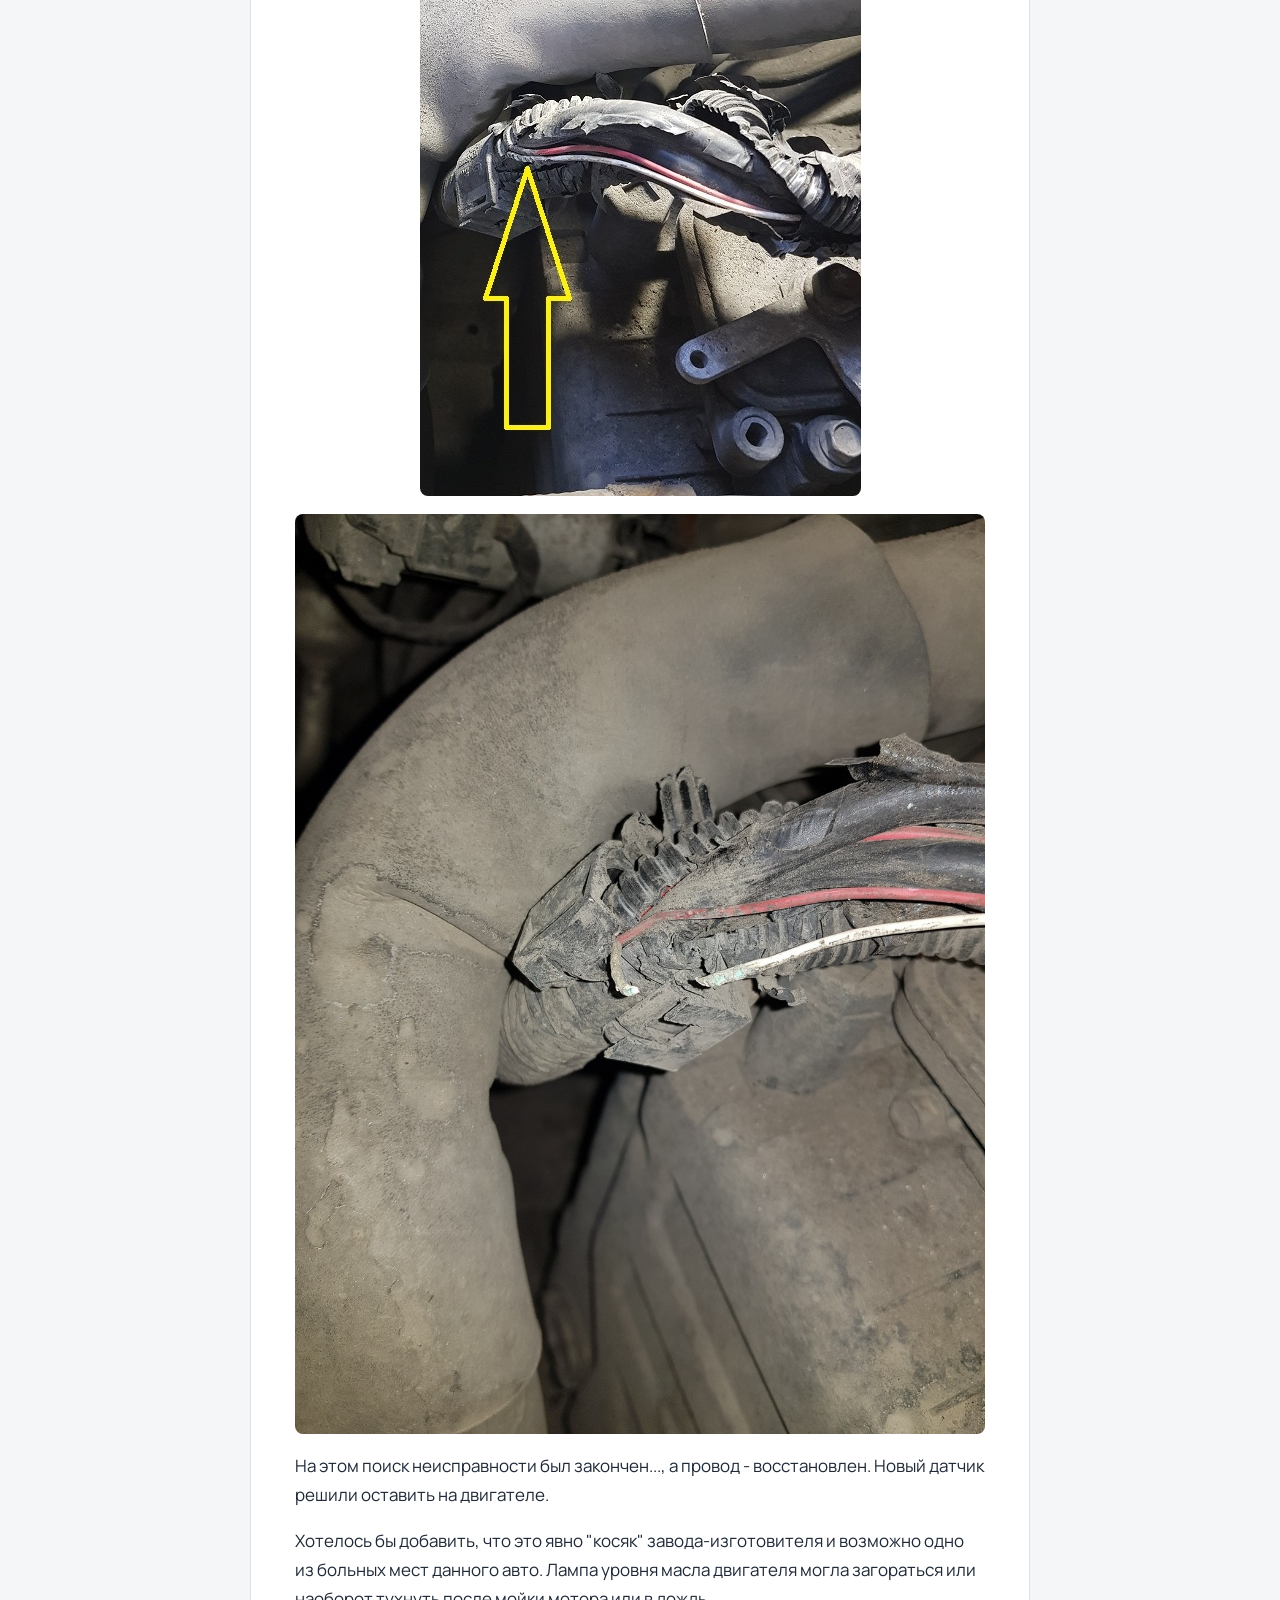
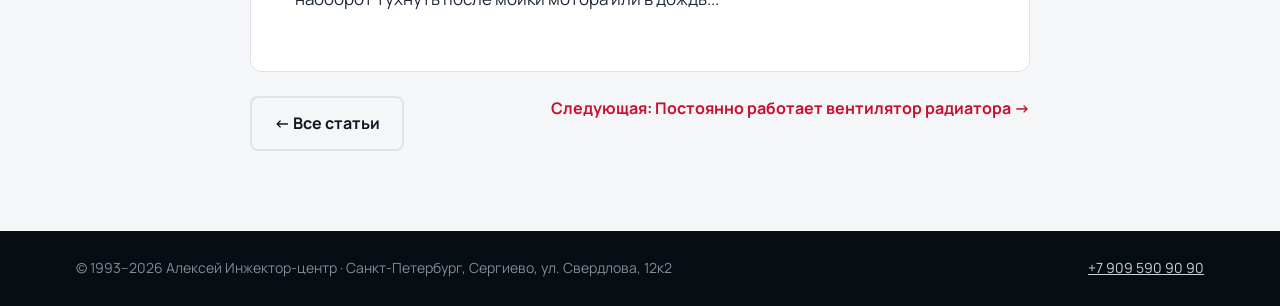
<file: blog/kia-sportage-lampa-urovnya-masla.html>
<!doctype html>
<html lang="ru">
<head>
<meta charset="utf-8">
<meta name="viewport" content="width=device-width, initial-scale=1">
<title>Kia Sportage: горит лампа уровня масла — Инжектор-центр</title>
<meta name="description" content="К нам обратился клиент, владелец KIA SPORTAGE 3 2011г. 2.0л., с проблемой: постоянно горит жёлтая контрольная лампа «уровень масла двигателя». При этом уровень…">
<link rel="icon" href="../img/logo.jpg">
<link rel="preconnect" href="https://fonts.googleapis.com"><link rel="preconnect" href="https://fonts.gstatic.com" crossorigin>
<link href="https://fonts.googleapis.com/css2?family=Manrope:wght@400;500;600;700;800&display=swap" rel="stylesheet">
<link rel="stylesheet" href="../style.css">
<!-- Yandex.Metrika counter -->
<script type="text/javascript">
(function(m,e,t,r,i,k,a){m[i]=m[i]||function(){(m[i].a=m[i].a||[]).push(arguments)};m[i].l=1*new Date();for(var j=0;j<document.scripts.length;j++){if(document.scripts[j].src===r){return;}}k=e.createElement(t),a=e.getElementsByTagName(t)[0],k.async=1,k.src=r,a.parentNode.insertBefore(k,a)})(window,document,'script','https://mc.yandex.ru/metrika/tag.js?id=114051660','ym');
ym(114051660,'init',{ssr:true,webvisor:true,trackHash:true,clickmap:true,ecommerce:"dataLayer",referrer:document.referrer,url:location.href,accurateTrackBounce:true,trackLinks:true});
</script>
<!-- /Yandex.Metrika counter -->
</head>
<body>
<noscript><div><img src="https://mc.yandex.ru/watch/114051660" style="position:absolute;left:-9999px" alt=""></div></noscript>
<header class="top">
  <div class="wrap top__in">
    <a class="brand" href="../index.html"><img src="../img/logo.jpg" alt=""><span><b>Инжектор-центр</b><small>Алексей Трофимов · с 1993 года</small></span></a>
    <nav class="nav">
      <a href="../index.html#services">Услуги</a><a href="../retro.html">Ретро</a><a class="nav__hl" href="../blog/" aria-current="page">Статьи мастера</a><a href="../index.html#reviews">Отзывы</a><a href="../index.html#photos">Фото</a><a href="../index.html#contacts">Контакты</a>
    </nav>
    <a class="top__phone" href="tel:+79095909090">+7 909 590 90 90</a>
    <a class="btn btn--sm" href="tel:+79095909090">Позвонить</a>
  </div>
</header>
<section class="pagehead"><div class="wrap"><div class="crumbs"><a href="../index.html">Главная</a> / <a href="./">Статьи мастера</a></div><h1>Kia Sportage: горит лампа уровня масла</h1></div></section>
<main class="block"><div class="wrap">
<article class="article">
<div class="meta"><img src="../img/logo.jpg" alt=""><span><b>Алексей Трофимов</b><br>06.04.2019</span></div>
<p>К нам обратился клиент, владелец KIA SPORTAGE 3 2011г. 2.0л., с проблемой: постоянно горит жёлтая контрольная лампа «уровень масла двигателя». При этом уровень масла фактически (по щупу) в норме.</p><hr/><p><img loading="lazy" alt="" src="img/full_nNuzLed8.jpg"/></p><p><img loading="lazy" alt="" src="img/full_8jnFTlQA.jpg"/></p><p> Перед ремонтом было принято решение приобрести новый датчик уровня масла (аналог оригинала приличного качества HELLA 6PR 009 622-121), так как, возможно неисправность в нём.</p><p><img loading="lazy" alt="" src="img/full_d8ybq8Bh.jpg"/></p><p> Сняв защиту двигателя и добравшись до масляного поддона (в котором и установлен датчик уровня масла) мы обнаружили, что датчик уже менялся, и был произведён ремонт разъёма на него.</p><p><img loading="lazy" alt="" src="img/full_yt2HxKjI.jpg"/></p><p> Проверив питание датчика (12 V красный провод «+» и чёрный провод «−») и наличие опорного напряжения на сигнальном проводе белого цвета было принято решение поменять датчик. После замены необходимо сбросить ошибку включив и выключив зажигание 3-4 раза, что и было сделано.</p><p> Однако, на этом ремонт не закончился! </p><p>Запустив двигатель лампа уровня масла предательски зажглась! </p><p>В процессе поиска причины неисправности выявилось, что сигнальный провод от датчика на ЭБУ двигателя меняет сопротивление в моменте прощупывания косы проводов. В итоге (тернист и труден путь диагноста) был найден «сгнивший» участок провода.</p><p><img loading="lazy" alt="" src="img/full_KsGGqdYs.jpg"/> И хитрость неисправности заключалась в том, что через сгнивший участок тестером провод прозванивался, но для полноценной работы уже был негоден!...</p><p><img loading="lazy" alt="" src="img/full_EdlC7nsO.jpg"/></p><p> В этом месте штатная коса проводов соприкасается с патрубком системы охлаждения, который вибрируя и надавливая на косу буквально расплющил, гофрой, провод сигнала датчика уровня масла.</p><p><img loading="lazy" alt="" src="img/full_dlv8U0Qr.jpg"/></p><p><img loading="lazy" alt="" src="img/full_8WphL9Mf.jpg"/></p><p> На этом поиск неисправности был закончен..., а провод - восстановлен. Новый датчик решили оставить на двигателе.</p><p>Хотелось бы добавить, что это явно "косяк" завода-изготовителя и возможно одно из больных мест данного авто. Лампа уровня масла двигателя могла загораться или наоборот тухнуть после мойки мотора или в дождь...</p>
</article>
<div class="postnav"><a class="btn btn--light" href="./">← Все статьи</a><a class="link" href="opel-corsa-ventilyator-radiatora.html">Следующая: Постоянно работает вентилятор радиатора →</a></div>
</div></main>
<footer class="foot"><div class="wrap"><span>© 1993–<span data-year>2026</span> Алексей Инжектор-центр · Санкт-Петербург, Сергиево, ул. Свердлова, 12к2</span><a href="tel:+79095909090">+7 909 590 90 90</a></div></footer>
<a class="fab" href="tel:+79095909090" aria-label="Позвонить"><svg viewBox="0 0 24 24" fill="currentColor"><path d="M6.6 10.8a15.1 15.1 0 006.6 6.6l2.2-2.2a1 1 0 011-.25 11.4 11.4 0 003.6.57 1 1 0 011 1V20a1 1 0 01-1 1A17 17 0 013 4a1 1 0 011-1h3.5a1 1 0 011 1c0 1.25.2 2.45.57 3.57a1 1 0 01-.25 1z"/></svg></a>
<script src="../years.js"></script>
</body>
</html>
</file>
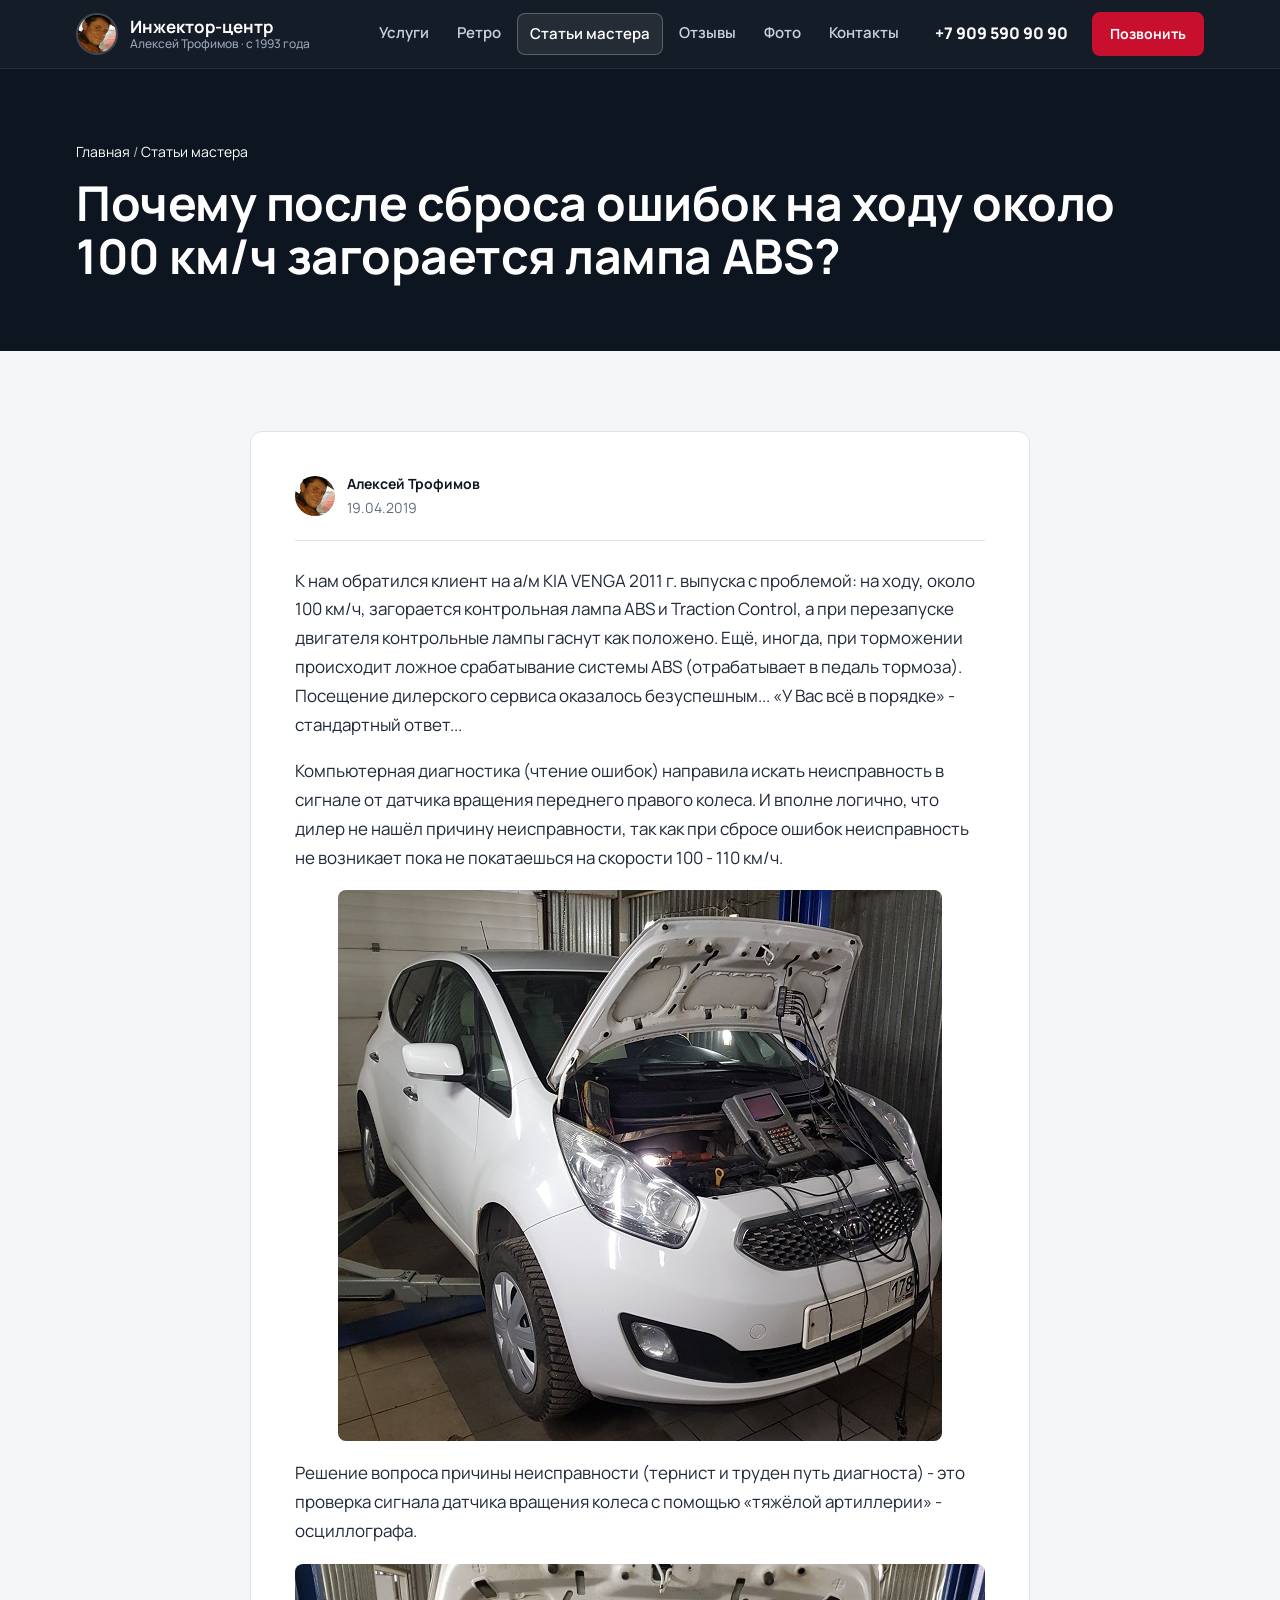
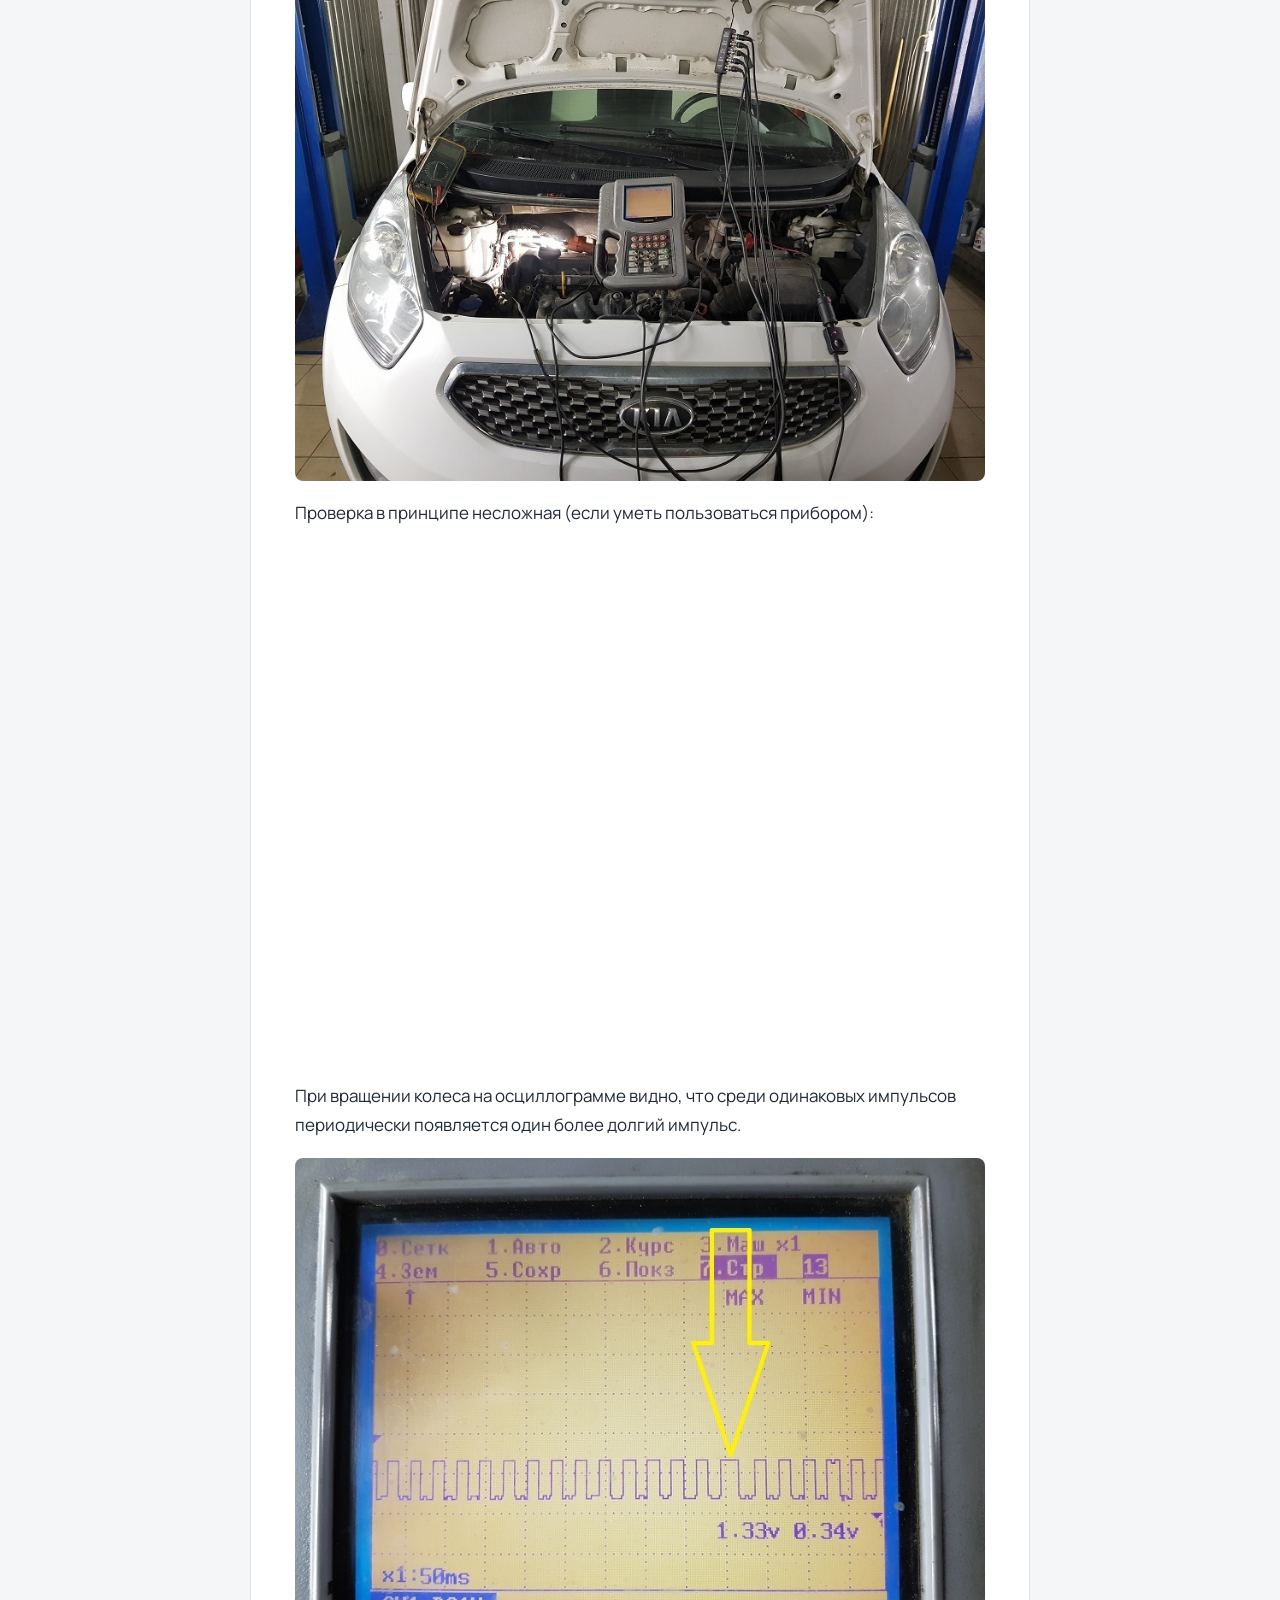
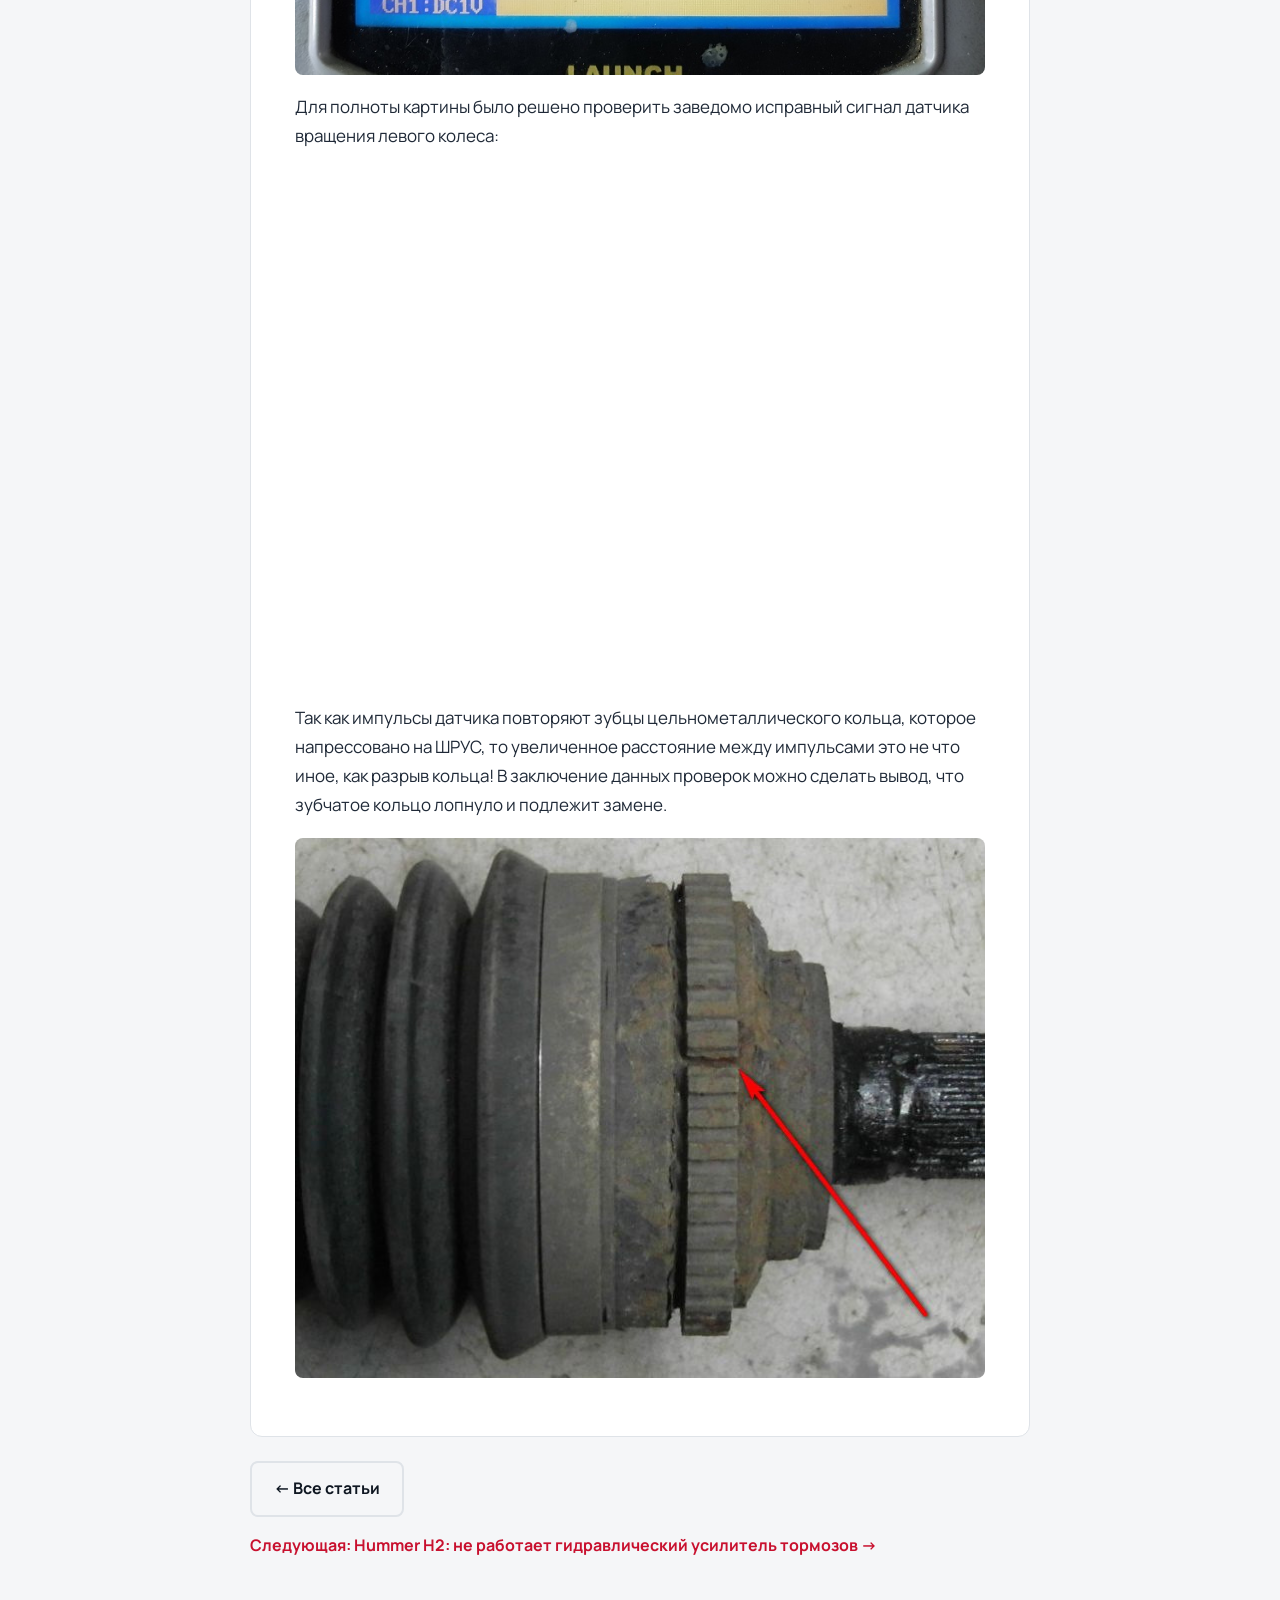
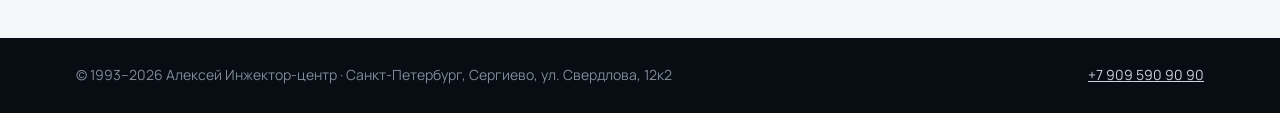
<file: blog/kia-venga-lampa-abs.html>
<!doctype html>
<html lang="ru">
<head>
<meta charset="utf-8">
<meta name="viewport" content="width=device-width, initial-scale=1">
<title>Почему после сброса ошибок на ходу около 100 км/ч загорается лампа ABS? — Инжектор-центр</title>
<meta name="description" content="К нам обратился клиент на а/м KIA VENGA 2011 г. выпуска с проблемой: на ходу, около 100 км/ч, загорается контрольная лампа ABS и Traction Control, а при…">
<link rel="icon" href="../img/logo.jpg">
<link rel="preconnect" href="https://fonts.googleapis.com"><link rel="preconnect" href="https://fonts.gstatic.com" crossorigin>
<link href="https://fonts.googleapis.com/css2?family=Manrope:wght@400;500;600;700;800&display=swap" rel="stylesheet">
<link rel="stylesheet" href="../style.css">
<!-- Yandex.Metrika counter -->
<script type="text/javascript">
(function(m,e,t,r,i,k,a){m[i]=m[i]||function(){(m[i].a=m[i].a||[]).push(arguments)};m[i].l=1*new Date();for(var j=0;j<document.scripts.length;j++){if(document.scripts[j].src===r){return;}}k=e.createElement(t),a=e.getElementsByTagName(t)[0],k.async=1,k.src=r,a.parentNode.insertBefore(k,a)})(window,document,'script','https://mc.yandex.ru/metrika/tag.js?id=114051660','ym');
ym(114051660,'init',{ssr:true,webvisor:true,trackHash:true,clickmap:true,ecommerce:"dataLayer",referrer:document.referrer,url:location.href,accurateTrackBounce:true,trackLinks:true});
</script>
<!-- /Yandex.Metrika counter -->
</head>
<body>
<noscript><div><img src="https://mc.yandex.ru/watch/114051660" style="position:absolute;left:-9999px" alt=""></div></noscript>
<header class="top">
  <div class="wrap top__in">
    <a class="brand" href="../index.html"><img src="../img/logo.jpg" alt=""><span><b>Инжектор-центр</b><small>Алексей Трофимов · с 1993 года</small></span></a>
    <nav class="nav">
      <a href="../index.html#services">Услуги</a><a href="../retro.html">Ретро</a><a class="nav__hl" href="../blog/" aria-current="page">Статьи мастера</a><a href="../index.html#reviews">Отзывы</a><a href="../index.html#photos">Фото</a><a href="../index.html#contacts">Контакты</a>
    </nav>
    <a class="top__phone" href="tel:+79095909090">+7 909 590 90 90</a>
    <a class="btn btn--sm" href="tel:+79095909090">Позвонить</a>
  </div>
</header>
<section class="pagehead"><div class="wrap"><div class="crumbs"><a href="../index.html">Главная</a> / <a href="./">Статьи мастера</a></div><h1>Почему после сброса ошибок на ходу около 100 км/ч загорается лампа ABS?</h1></div></section>
<main class="block"><div class="wrap">
<article class="article">
<div class="meta"><img src="../img/logo.jpg" alt=""><span><b>Алексей Трофимов</b><br>19.04.2019</span></div>
<p> К нам обратился клиент на а/м KIA VENGA 2011 г. выпуска с проблемой: на ходу, около 100 км/ч, загорается контрольная лампа ABS и Traction Control, а при перезапуске двигателя контрольные лампы гаснут как положено. Ещё, иногда, при торможении происходит ложное срабатывание системы ABS (отрабатывает в педаль тормоза). Посещение дилерского сервиса оказалось безуспешным... «У Вас всё в порядке» - стандартный ответ...</p><hr/><p> Компьютерная диагностика (чтение ошибок) направила искать неисправность в сигнале от датчика вращения переднего правого колеса. И вполне логично, что дилер не нашёл причину неисправности, так как при сбросе ошибок неисправность не возникает пока не покатаешься на скорости 100 - 110 км/ч.<br/><img loading="lazy" alt="" src="img/full_KAJC9HNr.jpg"/></p><p> Решение вопроса причины неисправности (тернист и труден путь диагноста) - это проверка сигнала датчика вращения колеса с помощью «тяжёлой артиллерии» - осциллографа.</p><p><img loading="lazy" alt="" src="img/full_eSzJGJ8q.jpg"/></p><p>Проверка в принципе несложная (если уметь пользоваться прибором):</p><p><iframe src="https://www.youtube.com/embed/Ks4xODobgT0" title="Видео: сигнал датчика ABS переднего правого колеса" loading="lazy" allowfullscreen></iframe></p><p> При вращении колеса на осциллограмме видно, что среди одинаковых импульсов периодически появляется один более долгий импульс. </p><p><img loading="lazy" alt="" src="img/full_OCuGHNdh.jpg"/></p><p>Для полноты картины было решено проверить заведомо исправный сигнал датчика вращения левого колеса:</p><p><iframe src="https://www.youtube.com/embed/8pIiYLZd0kE" title="Видео: сигнал исправного датчика ABS левого колеса" loading="lazy" allowfullscreen></iframe></p><p> Так как импульсы датчика повторяют зубцы цельнометаллического кольца, которое напрессовано на ШРУС, то увеличенное расстояние между импульсами это не что иное, как разрыв кольца! В заключение данных проверок можно сделать вывод, что зубчатое кольцо лопнуло и подлежит замене.</p><p><img loading="lazy" alt="" src="img/full_XG4vw82K.jpg"/></p>
</article>
<div class="postnav"><a class="btn btn--light" href="./">← Все статьи</a><a class="link" href="hummer-h2-usilitel-tormozov.html">Следующая: Hummer H2: не работает гидравлический усилитель тормозов →</a></div>
</div></main>
<footer class="foot"><div class="wrap"><span>© 1993–<span data-year>2026</span> Алексей Инжектор-центр · Санкт-Петербург, Сергиево, ул. Свердлова, 12к2</span><a href="tel:+79095909090">+7 909 590 90 90</a></div></footer>
<a class="fab" href="tel:+79095909090" aria-label="Позвонить"><svg viewBox="0 0 24 24" fill="currentColor"><path d="M6.6 10.8a15.1 15.1 0 006.6 6.6l2.2-2.2a1 1 0 011-.25 11.4 11.4 0 003.6.57 1 1 0 011 1V20a1 1 0 01-1 1A17 17 0 013 4a1 1 0 011-1h3.5a1 1 0 011 1c0 1.25.2 2.45.57 3.57a1 1 0 01-.25 1z"/></svg></a>
<script src="../years.js"></script>
</body>
</html>
</file>
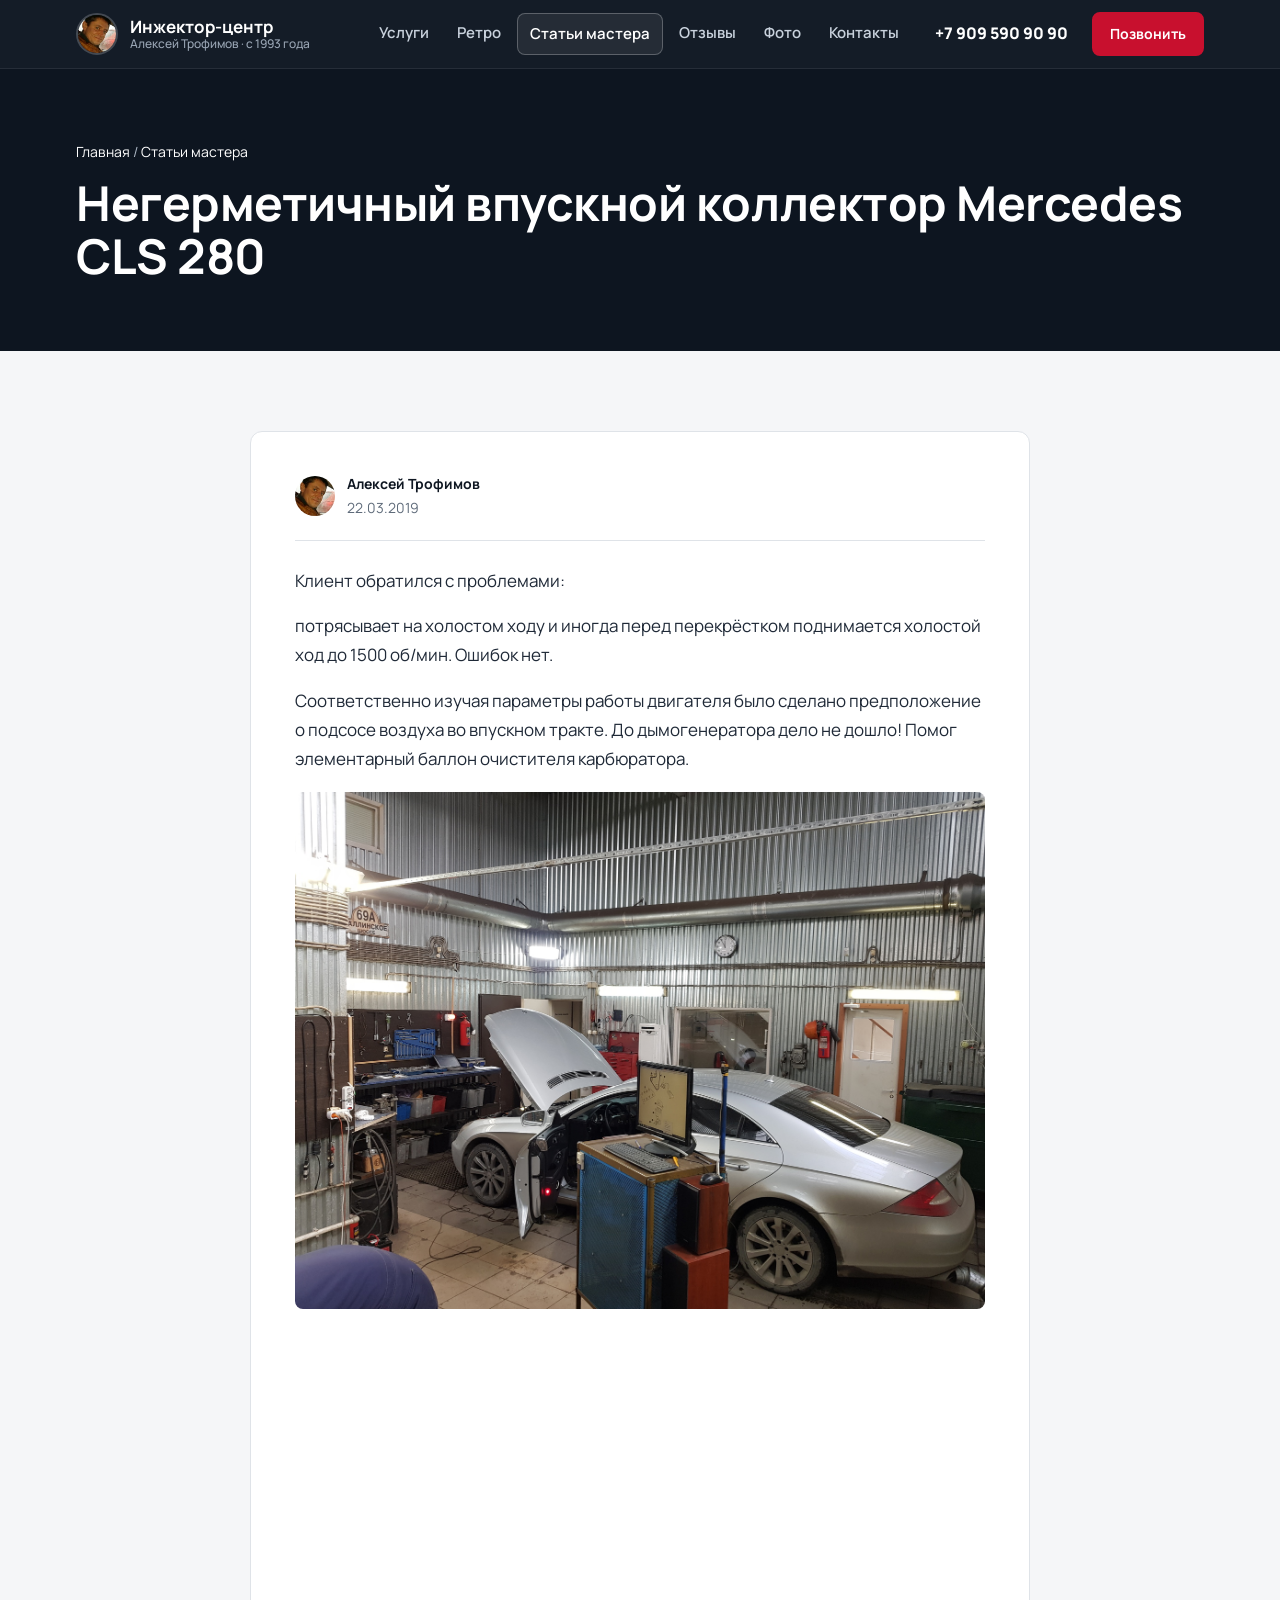
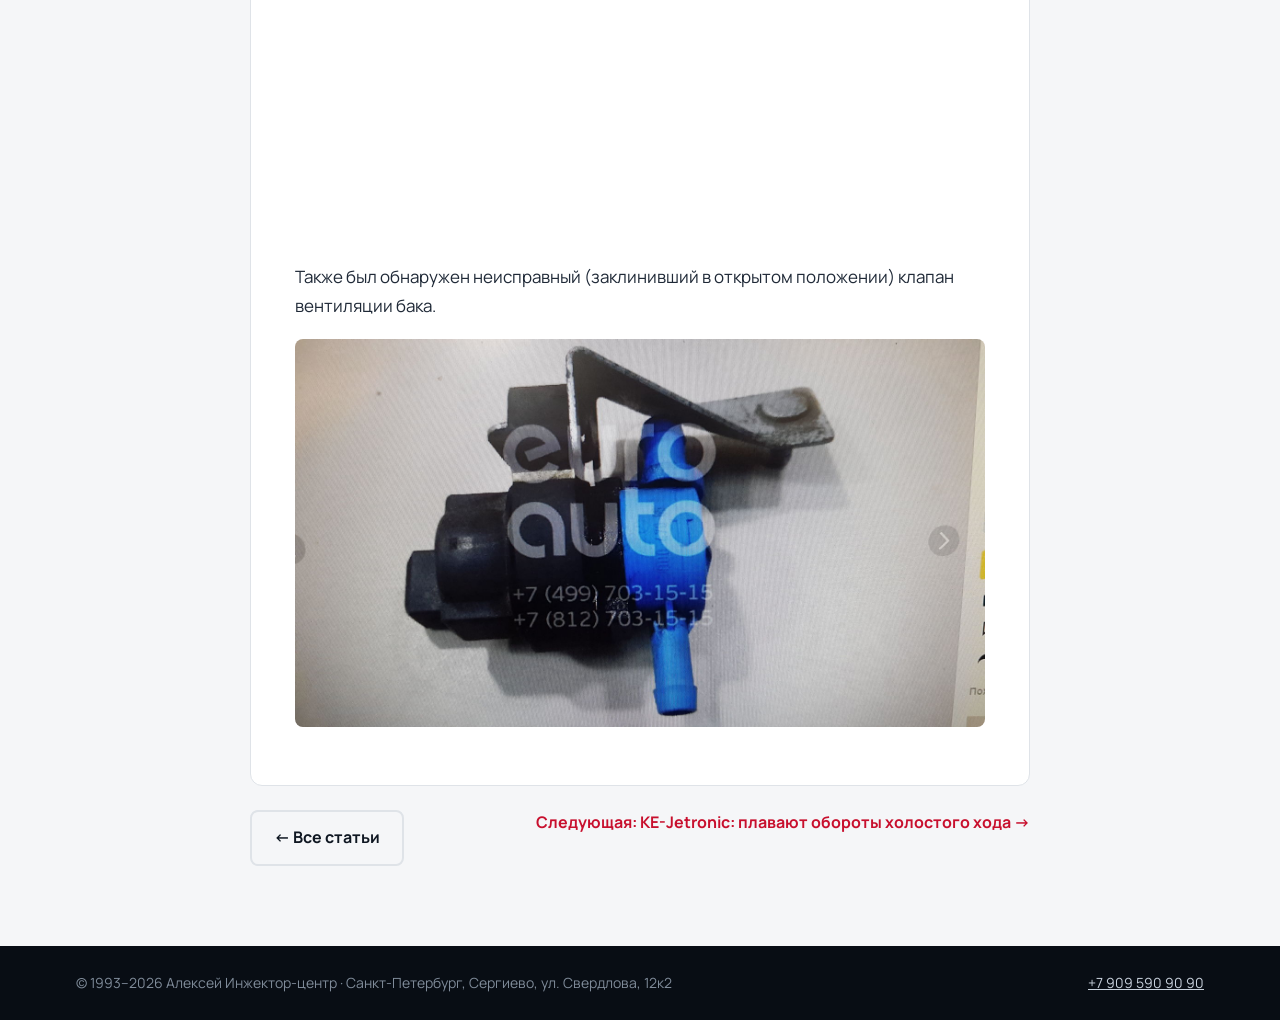
<file: blog/mercedes-cls-280-podsos-vozduha.html>
<!doctype html>
<html lang="ru">
<head>
<meta charset="utf-8">
<meta name="viewport" content="width=device-width, initial-scale=1">
<title>Негерметичный впускной коллектор Mercedes CLS 280 — Инжектор-центр</title>
<meta name="description" content="Клиент обратился с проблемами: потрясывает на холостом ходу и иногда перед перекрёстком поднимается холостой ход до 1500 об/мин. Ошибок нет. Соответственно…">
<link rel="icon" href="../img/logo.jpg">
<link rel="preconnect" href="https://fonts.googleapis.com"><link rel="preconnect" href="https://fonts.gstatic.com" crossorigin>
<link href="https://fonts.googleapis.com/css2?family=Manrope:wght@400;500;600;700;800&display=swap" rel="stylesheet">
<link rel="stylesheet" href="../style.css">
<!-- Yandex.Metrika counter -->
<script type="text/javascript">
(function(m,e,t,r,i,k,a){m[i]=m[i]||function(){(m[i].a=m[i].a||[]).push(arguments)};m[i].l=1*new Date();for(var j=0;j<document.scripts.length;j++){if(document.scripts[j].src===r){return;}}k=e.createElement(t),a=e.getElementsByTagName(t)[0],k.async=1,k.src=r,a.parentNode.insertBefore(k,a)})(window,document,'script','https://mc.yandex.ru/metrika/tag.js?id=114051660','ym');
ym(114051660,'init',{ssr:true,webvisor:true,trackHash:true,clickmap:true,ecommerce:"dataLayer",referrer:document.referrer,url:location.href,accurateTrackBounce:true,trackLinks:true});
</script>
<!-- /Yandex.Metrika counter -->
</head>
<body>
<noscript><div><img src="https://mc.yandex.ru/watch/114051660" style="position:absolute;left:-9999px" alt=""></div></noscript>
<header class="top">
  <div class="wrap top__in">
    <a class="brand" href="../index.html"><img src="../img/logo.jpg" alt=""><span><b>Инжектор-центр</b><small>Алексей Трофимов · с 1993 года</small></span></a>
    <nav class="nav">
      <a href="../index.html#services">Услуги</a><a href="../retro.html">Ретро</a><a class="nav__hl" href="../blog/" aria-current="page">Статьи мастера</a><a href="../index.html#reviews">Отзывы</a><a href="../index.html#photos">Фото</a><a href="../index.html#contacts">Контакты</a>
    </nav>
    <a class="top__phone" href="tel:+79095909090">+7 909 590 90 90</a>
    <a class="btn btn--sm" href="tel:+79095909090">Позвонить</a>
  </div>
</header>
<section class="pagehead"><div class="wrap"><div class="crumbs"><a href="../index.html">Главная</a> / <a href="./">Статьи мастера</a></div><h1>Негерметичный впускной коллектор Mercedes CLS 280</h1></div></section>
<main class="block"><div class="wrap">
<article class="article">
<div class="meta"><img src="../img/logo.jpg" alt=""><span><b>Алексей Трофимов</b><br>22.03.2019</span></div>
<p> Клиент обратился с проблемами: </p><p>потрясывает на холостом ходу и иногда перед перекрёстком поднимается холостой ход до 1500 об/мин. Ошибок нет.</p><p> Соответственно изучая параметры работы двигателя было сделано предположение о подсосе воздуха во впускном тракте. До дымогенератора дело не дошло! Помог элементарный баллон очистителя карбюратора.</p><hr/><p><img loading="lazy" alt="" src="img/full_JkgnCGTg.jpg"/></p><p><iframe src="https://www.youtube.com/embed/kUCnbXiPXMk" title="Видео: поиск подсоса воздуха Mercedes CLS 280" loading="lazy" allowfullscreen></iframe></p><p>Также был обнаружен неисправный (заклинивший в открытом положении) клапан вентиляции бака.</p><p><img loading="lazy" alt="" src="img/full_GlhrOdWS.jpeg"/></p>
</article>
<div class="postnav"><a class="btn btn--light" href="./">← Все статьи</a><a class="link" href="ke-jetronic-plavaet-holostoy-hod.html">Следующая: KE-Jetronic: плавают обороты холостого хода →</a></div>
</div></main>
<footer class="foot"><div class="wrap"><span>© 1993–<span data-year>2026</span> Алексей Инжектор-центр · Санкт-Петербург, Сергиево, ул. Свердлова, 12к2</span><a href="tel:+79095909090">+7 909 590 90 90</a></div></footer>
<a class="fab" href="tel:+79095909090" aria-label="Позвонить"><svg viewBox="0 0 24 24" fill="currentColor"><path d="M6.6 10.8a15.1 15.1 0 006.6 6.6l2.2-2.2a1 1 0 011-.25 11.4 11.4 0 003.6.57 1 1 0 011 1V20a1 1 0 01-1 1A17 17 0 013 4a1 1 0 011-1h3.5a1 1 0 011 1c0 1.25.2 2.45.57 3.57a1 1 0 01-.25 1z"/></svg></a>
<script src="../years.js"></script>
</body>
</html>
</file>
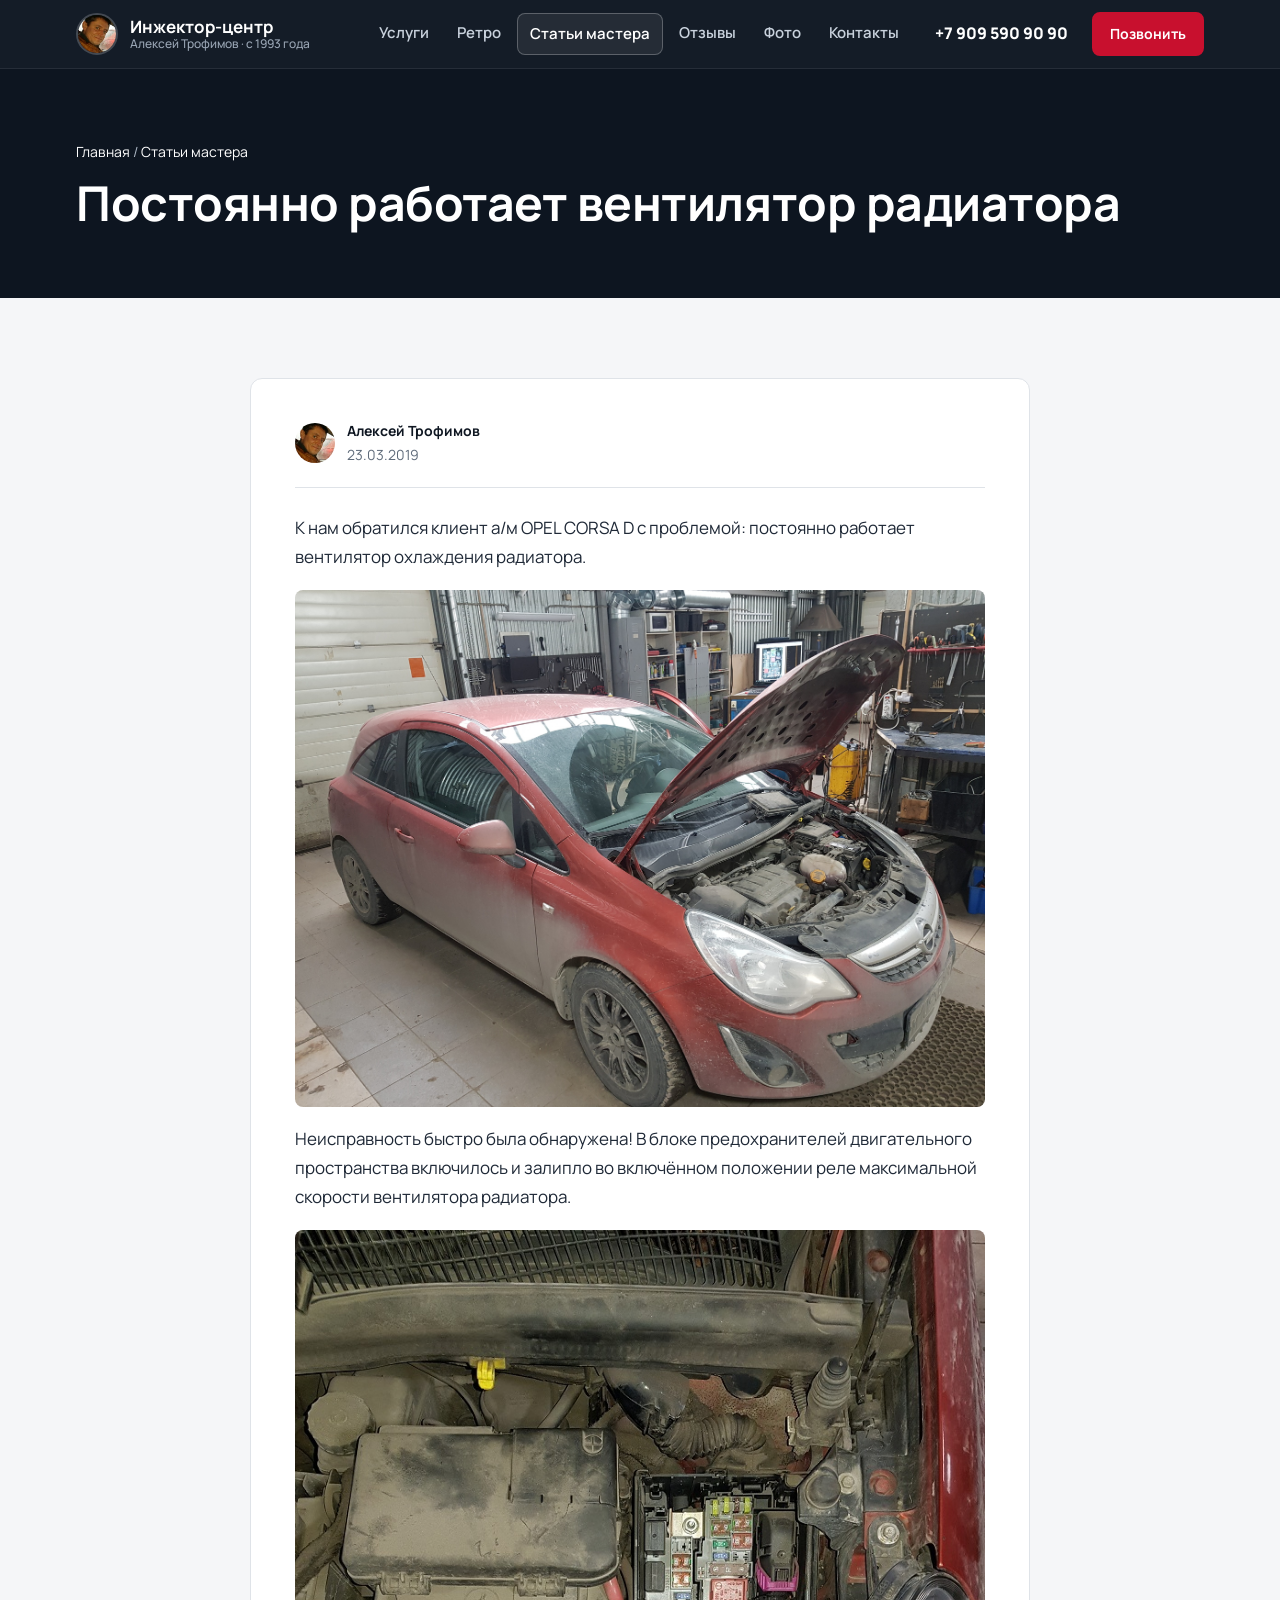
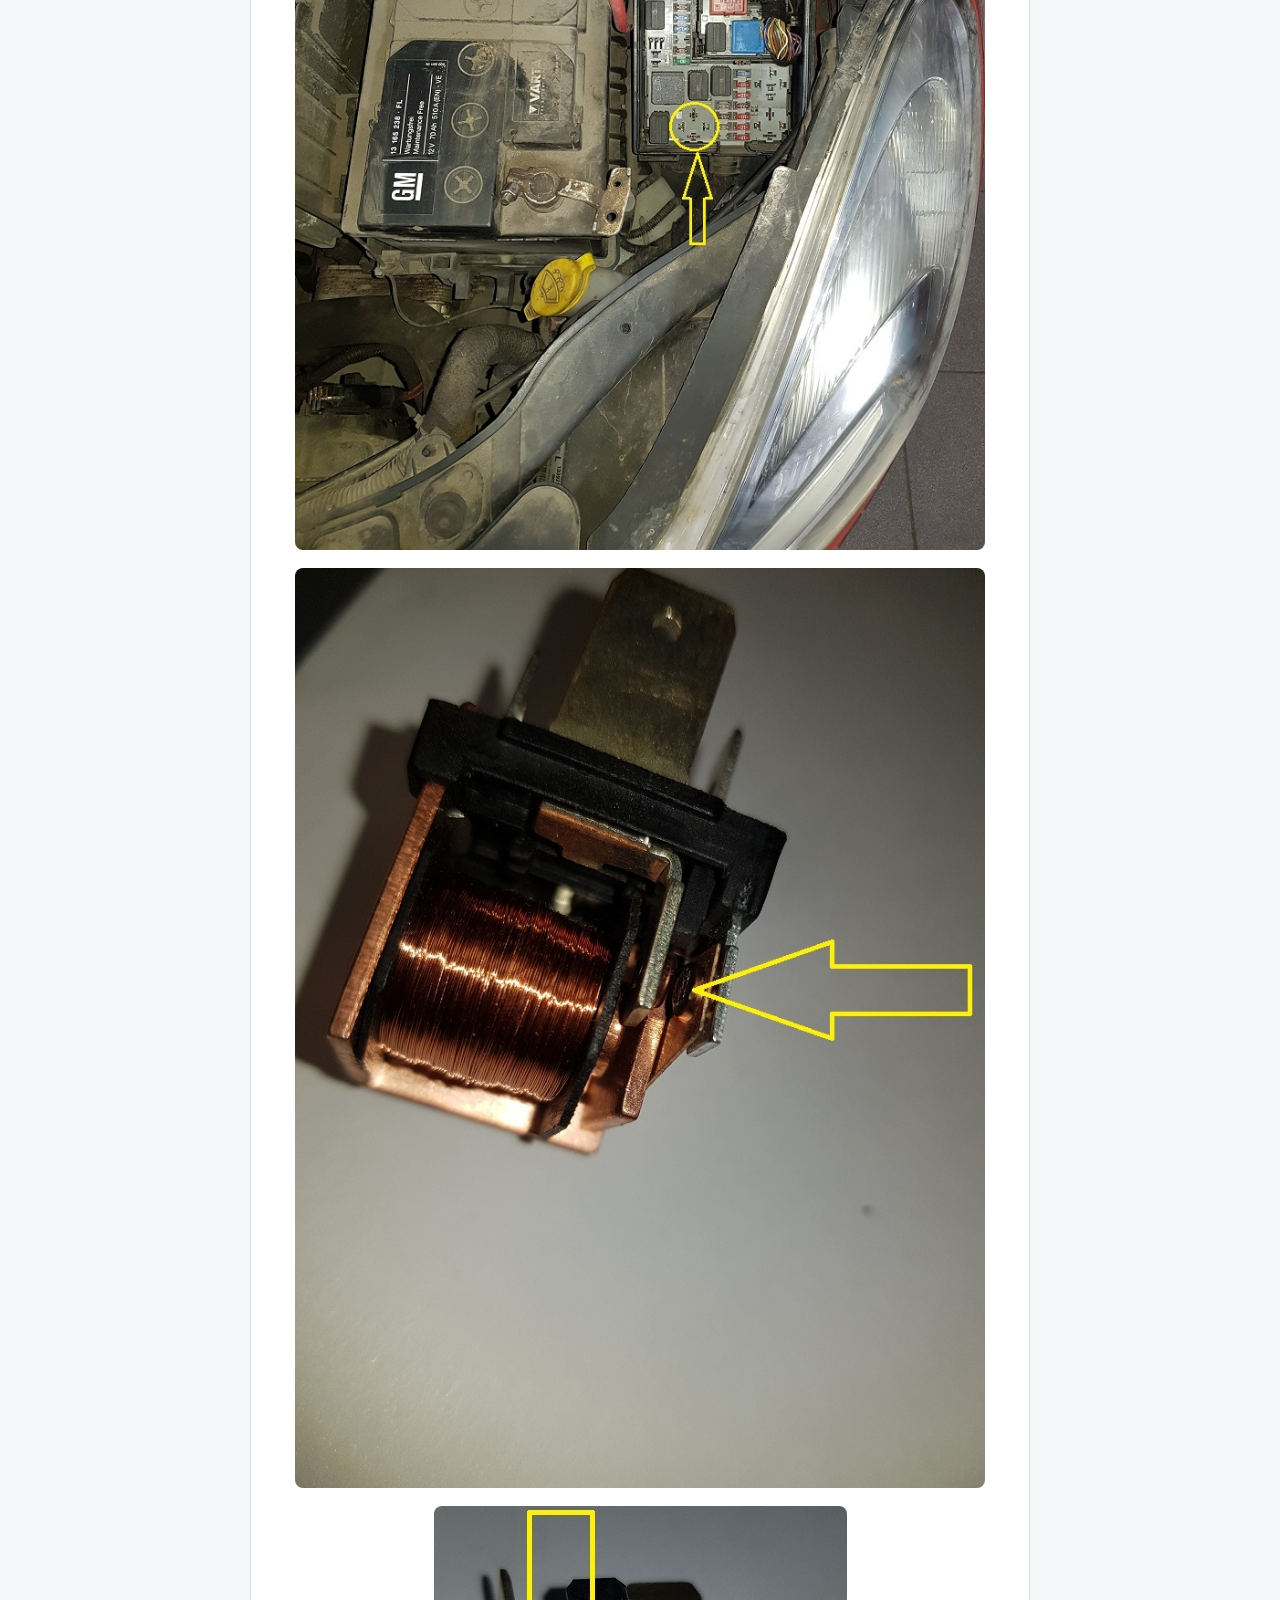
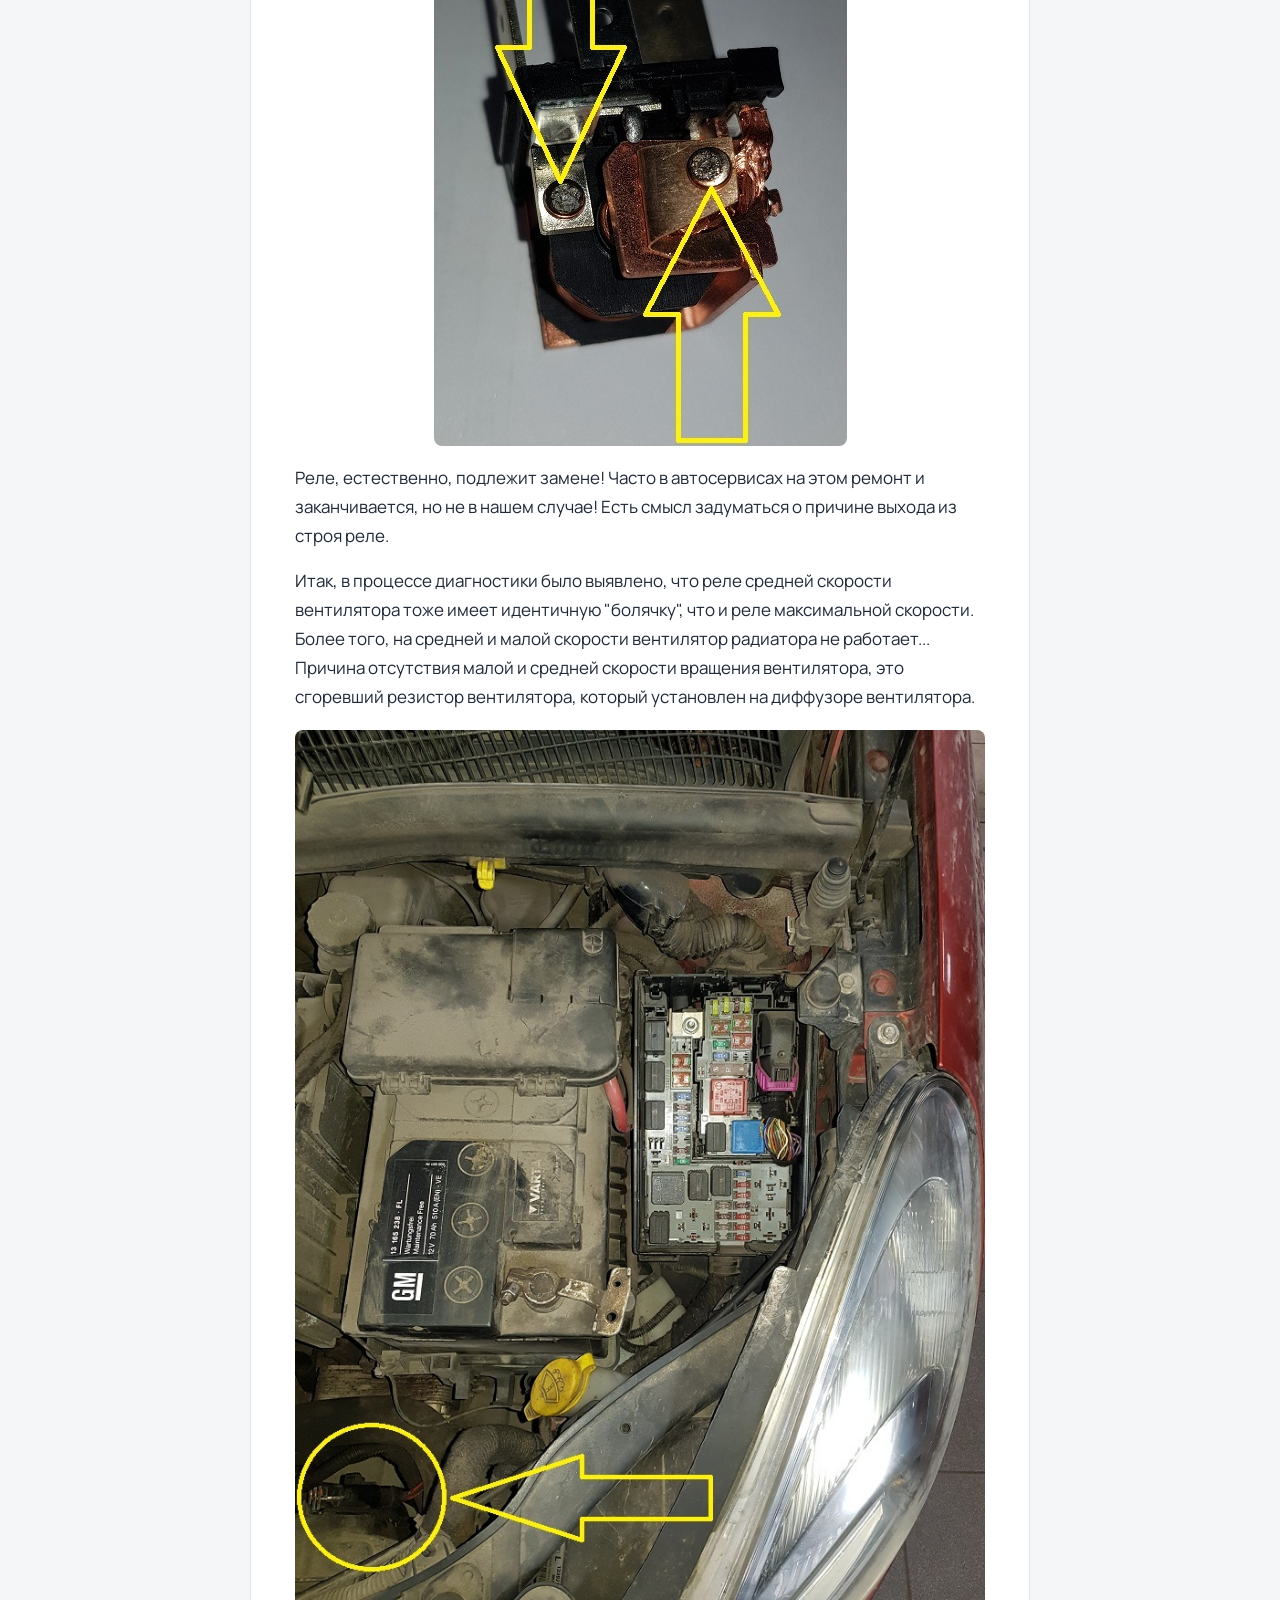
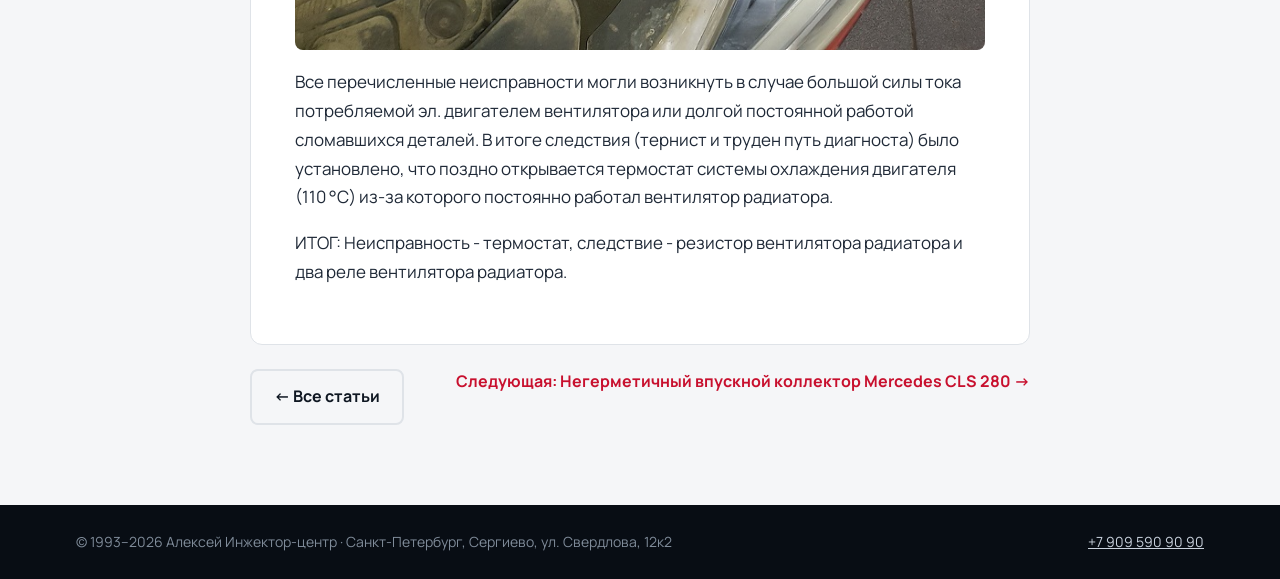
<file: blog/opel-corsa-ventilyator-radiatora.html>
<!doctype html>
<html lang="ru">
<head>
<meta charset="utf-8">
<meta name="viewport" content="width=device-width, initial-scale=1">
<title>Постоянно работает вентилятор радиатора — Инжектор-центр</title>
<meta name="description" content="К нам обратился клиент а/м OPEL CORSA D с проблемой: постоянно работает вентилятор охлаждения радиатора. Неисправность быстро была обнаружена! В блоке…">
<link rel="icon" href="../img/logo.jpg">
<link rel="preconnect" href="https://fonts.googleapis.com"><link rel="preconnect" href="https://fonts.gstatic.com" crossorigin>
<link href="https://fonts.googleapis.com/css2?family=Manrope:wght@400;500;600;700;800&display=swap" rel="stylesheet">
<link rel="stylesheet" href="../style.css">
<!-- Yandex.Metrika counter -->
<script type="text/javascript">
(function(m,e,t,r,i,k,a){m[i]=m[i]||function(){(m[i].a=m[i].a||[]).push(arguments)};m[i].l=1*new Date();for(var j=0;j<document.scripts.length;j++){if(document.scripts[j].src===r){return;}}k=e.createElement(t),a=e.getElementsByTagName(t)[0],k.async=1,k.src=r,a.parentNode.insertBefore(k,a)})(window,document,'script','https://mc.yandex.ru/metrika/tag.js?id=114051660','ym');
ym(114051660,'init',{ssr:true,webvisor:true,trackHash:true,clickmap:true,ecommerce:"dataLayer",referrer:document.referrer,url:location.href,accurateTrackBounce:true,trackLinks:true});
</script>
<!-- /Yandex.Metrika counter -->
</head>
<body>
<noscript><div><img src="https://mc.yandex.ru/watch/114051660" style="position:absolute;left:-9999px" alt=""></div></noscript>
<header class="top">
  <div class="wrap top__in">
    <a class="brand" href="../index.html"><img src="../img/logo.jpg" alt=""><span><b>Инжектор-центр</b><small>Алексей Трофимов · с 1993 года</small></span></a>
    <nav class="nav">
      <a href="../index.html#services">Услуги</a><a href="../retro.html">Ретро</a><a class="nav__hl" href="../blog/" aria-current="page">Статьи мастера</a><a href="../index.html#reviews">Отзывы</a><a href="../index.html#photos">Фото</a><a href="../index.html#contacts">Контакты</a>
    </nav>
    <a class="top__phone" href="tel:+79095909090">+7 909 590 90 90</a>
    <a class="btn btn--sm" href="tel:+79095909090">Позвонить</a>
  </div>
</header>
<section class="pagehead"><div class="wrap"><div class="crumbs"><a href="../index.html">Главная</a> / <a href="./">Статьи мастера</a></div><h1>Постоянно работает вентилятор радиатора</h1></div></section>
<main class="block"><div class="wrap">
<article class="article">
<div class="meta"><img src="../img/logo.jpg" alt=""><span><b>Алексей Трофимов</b><br>23.03.2019</span></div>
<p> К нам обратился клиент а/м OPEL CORSA D с проблемой: постоянно работает вентилятор охлаждения радиатора.</p><hr/><p><img loading="lazy" alt="" src="img/full_ATniTrFu.jpg"/></p><p> Неисправность быстро была обнаружена! В блоке предохранителей двигательного пространства включилось и залипло во включённом положении реле максимальной скорости вентилятора радиатора.</p><p><img loading="lazy" alt="" src="img/full_OCjiQTmd.jpg"/></p><p><img loading="lazy" alt="" src="img/full_Q5iCmNBg.jpg"/></p><p><img loading="lazy" alt="" src="img/full_S1coOEhC.jpg"/></p><p>Реле, естественно, подлежит замене! Часто в автосервисах на этом ремонт и заканчивается, но не в нашем случае! Есть смысл задуматься о причине выхода из строя реле.</p><p> Итак, в процессе диагностики было выявлено, что реле средней скорости вентилятора тоже имеет идентичную "болячку", что и реле максимальной скорости. Более того, на средней и малой скорости вентилятор радиатора не работает... Причина отсутствия малой и средней скорости вращения вентилятора, это сгоревший резистор вентилятора, который установлен на диффузоре вентилятора.</p><p><img loading="lazy" alt="" src="img/full_m8rGc1Ui.jpg"/></p><p> Все перечисленные неисправности могли возникнуть в случае большой силы тока потребляемой эл. двигателем вентилятора или долгой постоянной работой сломавшихся деталей. В итоге следствия (тернист и труден путь диагноста) было установлено, что поздно открывается термостат системы охлаждения двигателя (110 °C) из-за которого постоянно работал вентилятор радиатора.</p><p> ИТОГ: Неисправность - термостат, следствие - резистор вентилятора радиатора и два реле вентилятора радиатора.</p>
</article>
<div class="postnav"><a class="btn btn--light" href="./">← Все статьи</a><a class="link" href="mercedes-cls-280-podsos-vozduha.html">Следующая: Негерметичный впускной коллектор Mercedes CLS 280 →</a></div>
</div></main>
<footer class="foot"><div class="wrap"><span>© 1993–<span data-year>2026</span> Алексей Инжектор-центр · Санкт-Петербург, Сергиево, ул. Свердлова, 12к2</span><a href="tel:+79095909090">+7 909 590 90 90</a></div></footer>
<a class="fab" href="tel:+79095909090" aria-label="Позвонить"><svg viewBox="0 0 24 24" fill="currentColor"><path d="M6.6 10.8a15.1 15.1 0 006.6 6.6l2.2-2.2a1 1 0 011-.25 11.4 11.4 0 003.6.57 1 1 0 011 1V20a1 1 0 01-1 1A17 17 0 013 4a1 1 0 011-1h3.5a1 1 0 011 1c0 1.25.2 2.45.57 3.57a1 1 0 01-.25 1z"/></svg></a>
<script src="../years.js"></script>
</body>
</html>
</file>
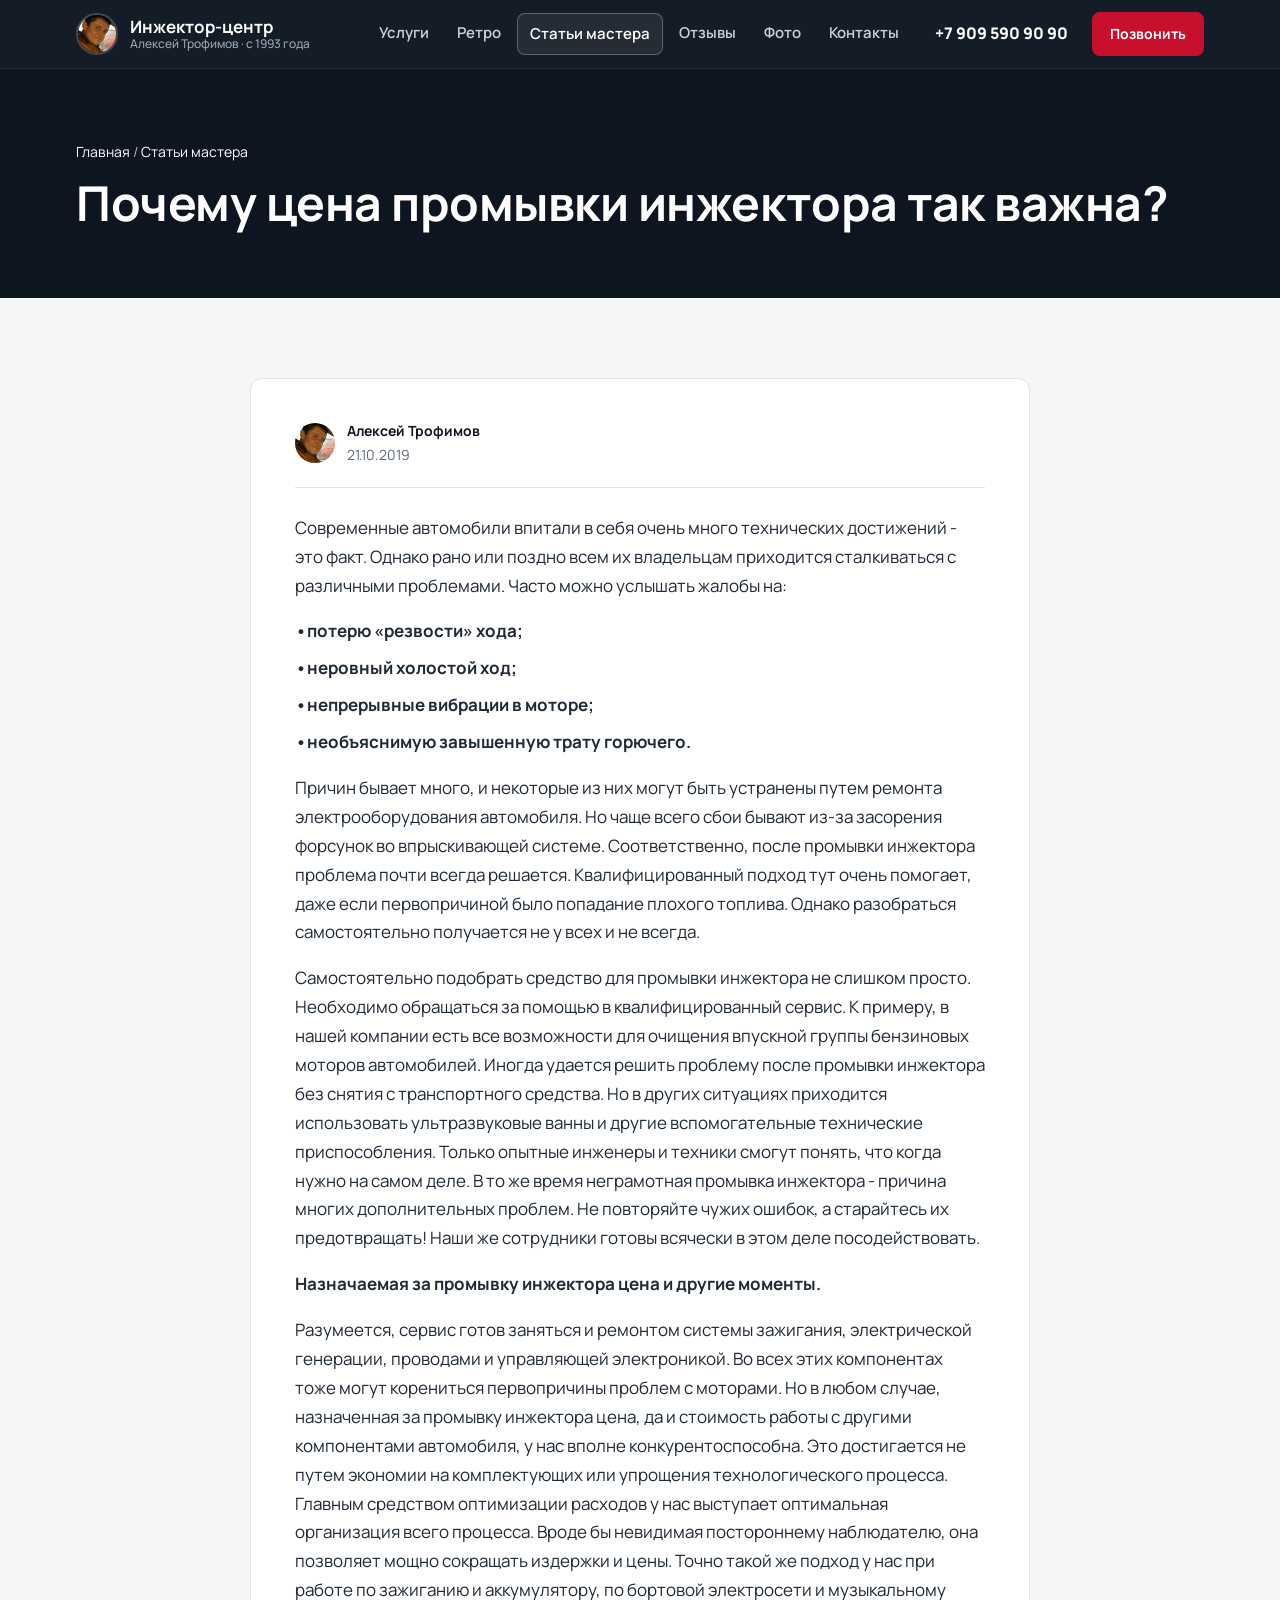
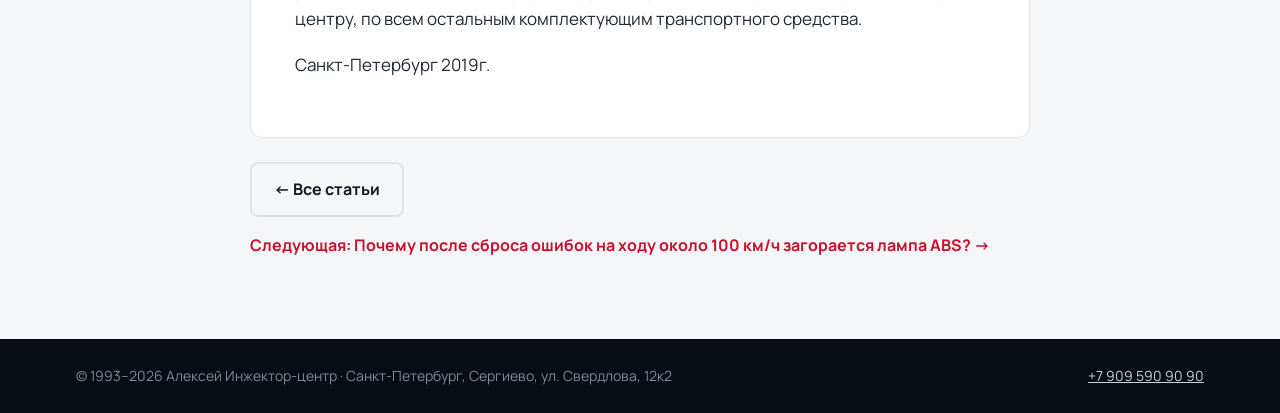
<file: blog/promyvka-inzhektora-cena.html>
<!doctype html>
<html lang="ru">
<head>
<meta charset="utf-8">
<meta name="viewport" content="width=device-width, initial-scale=1">
<title>Почему цена промывки инжектора так важна? — Инжектор-центр</title>
<meta name="description" content="Современные автомобили впитали в себя очень много технических достижений - это факт. Однако рано или поздно всем их владельцам приходится сталкиваться">
<link rel="icon" href="../img/logo.jpg">
<link rel="preconnect" href="https://fonts.googleapis.com"><link rel="preconnect" href="https://fonts.gstatic.com" crossorigin>
<link href="https://fonts.googleapis.com/css2?family=Manrope:wght@400;500;600;700;800&display=swap" rel="stylesheet">
<link rel="stylesheet" href="../style.css">
<!-- Yandex.Metrika counter -->
<script type="text/javascript">
(function(m,e,t,r,i,k,a){m[i]=m[i]||function(){(m[i].a=m[i].a||[]).push(arguments)};m[i].l=1*new Date();for(var j=0;j<document.scripts.length;j++){if(document.scripts[j].src===r){return;}}k=e.createElement(t),a=e.getElementsByTagName(t)[0],k.async=1,k.src=r,a.parentNode.insertBefore(k,a)})(window,document,'script','https://mc.yandex.ru/metrika/tag.js?id=114051660','ym');
ym(114051660,'init',{ssr:true,webvisor:true,trackHash:true,clickmap:true,ecommerce:"dataLayer",referrer:document.referrer,url:location.href,accurateTrackBounce:true,trackLinks:true});
</script>
<!-- /Yandex.Metrika counter -->
</head>
<body>
<noscript><div><img src="https://mc.yandex.ru/watch/114051660" style="position:absolute;left:-9999px" alt=""></div></noscript>
<header class="top">
  <div class="wrap top__in">
    <a class="brand" href="../index.html"><img src="../img/logo.jpg" alt=""><span><b>Инжектор-центр</b><small>Алексей Трофимов · с 1993 года</small></span></a>
    <nav class="nav">
      <a href="../index.html#services">Услуги</a><a href="../retro.html">Ретро</a><a class="nav__hl" href="../blog/" aria-current="page">Статьи мастера</a><a href="../index.html#reviews">Отзывы</a><a href="../index.html#photos">Фото</a><a href="../index.html#contacts">Контакты</a>
    </nav>
    <a class="top__phone" href="tel:+79095909090">+7 909 590 90 90</a>
    <a class="btn btn--sm" href="tel:+79095909090">Позвонить</a>
  </div>
</header>
<section class="pagehead"><div class="wrap"><div class="crumbs"><a href="../index.html">Главная</a> / <a href="./">Статьи мастера</a></div><h1>Почему цена промывки инжектора так важна?</h1></div></section>
<main class="block"><div class="wrap">
<article class="article">
<div class="meta"><img src="../img/logo.jpg" alt=""><span><b>Алексей Трофимов</b><br>21.10.2019</span></div>
<p> Современные автомобили впитали в себя очень много технических достижений - это факт. Однако рано или поздно всем их владельцам приходится сталкиваться с различными проблемами. Часто можно услышать жалобы на:</p><h5> •потерю «резвости» хода;</h5><h5> •неровный холостой ход;</h5><h5> •непрерывные вибрации в моторе;</h5><h5> •необъяснимую завышенную трату горючего.</h5><hr/><p> Причин бывает много, и некоторые из них могут быть устранены путем ремонта электрооборудования автомобиля. Но чаще всего сбои бывают из-за засорения форсунок во впрыскивающей системе. Соответственно, после промывки инжектора проблема почти всегда решается. Квалифицированный подход тут очень помогает, даже если первопричиной было попадание плохого топлива. Однако разобраться самостоятельно получается не у всех и не всегда.</p><p> Самостоятельно подобрать средство для промывки инжектора не слишком просто. Необходимо обращаться за помощью в квалифицированный сервис. К примеру, в нашей компании есть все возможности для очищения впускной группы бензиновых моторов автомобилей. Иногда удается решить проблему после промывки инжектора без снятия с транспортного средства. Но в других ситуациях приходится использовать ультразвуковые ванны и другие вспомогательные технические приспособления. Только опытные инженеры и техники смогут понять, что когда нужно на самом деле. В то же время неграмотная промывка инжектора - причина многих дополнительных проблем. Не повторяйте чужих ошибок, а старайтесь их предотвращать! Наши же сотрудники готовы всячески в этом деле посодействовать.</p><h4> <span style="font-weight: bold;">Назначаемая за промывку инжектора цена и другие моменты.</span></h4><p> Разумеется, сервис готов заняться и ремонтом системы зажигания, электрической генерации, проводами и управляющей электроникой. Во всех этих компонентах тоже могут корениться первопричины проблем с моторами. Но в любом случае, назначенная за промывку инжектора цена, да и стоимость работы с другими компонентами автомобиля, у нас вполне конкурентоспособна. Это достигается не путем экономии на комплектующих или упрощения технологического процесса. Главным средством оптимизации расходов у нас выступает оптимальная организация всего процесса. Вроде бы невидимая постороннему наблюдателю, она позволяет мощно сокращать издержки и цены. Точно такой же подход у нас при работе по зажиганию и аккумулятору, по бортовой электросети и музыкальному центру, по всем остальным комплектующим транспортного средства.</p><p>Санкт-Петербург 2019г. </p>
</article>
<div class="postnav"><a class="btn btn--light" href="./">← Все статьи</a><a class="link" href="kia-venga-lampa-abs.html">Следующая: Почему после сброса ошибок на ходу около 100 км/ч загорается лампа ABS? →</a></div>
</div></main>
<footer class="foot"><div class="wrap"><span>© 1993–<span data-year>2026</span> Алексей Инжектор-центр · Санкт-Петербург, Сергиево, ул. Свердлова, 12к2</span><a href="tel:+79095909090">+7 909 590 90 90</a></div></footer>
<a class="fab" href="tel:+79095909090" aria-label="Позвонить"><svg viewBox="0 0 24 24" fill="currentColor"><path d="M6.6 10.8a15.1 15.1 0 006.6 6.6l2.2-2.2a1 1 0 011-.25 11.4 11.4 0 003.6.57 1 1 0 011 1V20a1 1 0 01-1 1A17 17 0 013 4a1 1 0 011-1h3.5a1 1 0 011 1c0 1.25.2 2.45.57 3.57a1 1 0 01-.25 1z"/></svg></a>
<script src="../years.js"></script>
</body>
</html>
</file>
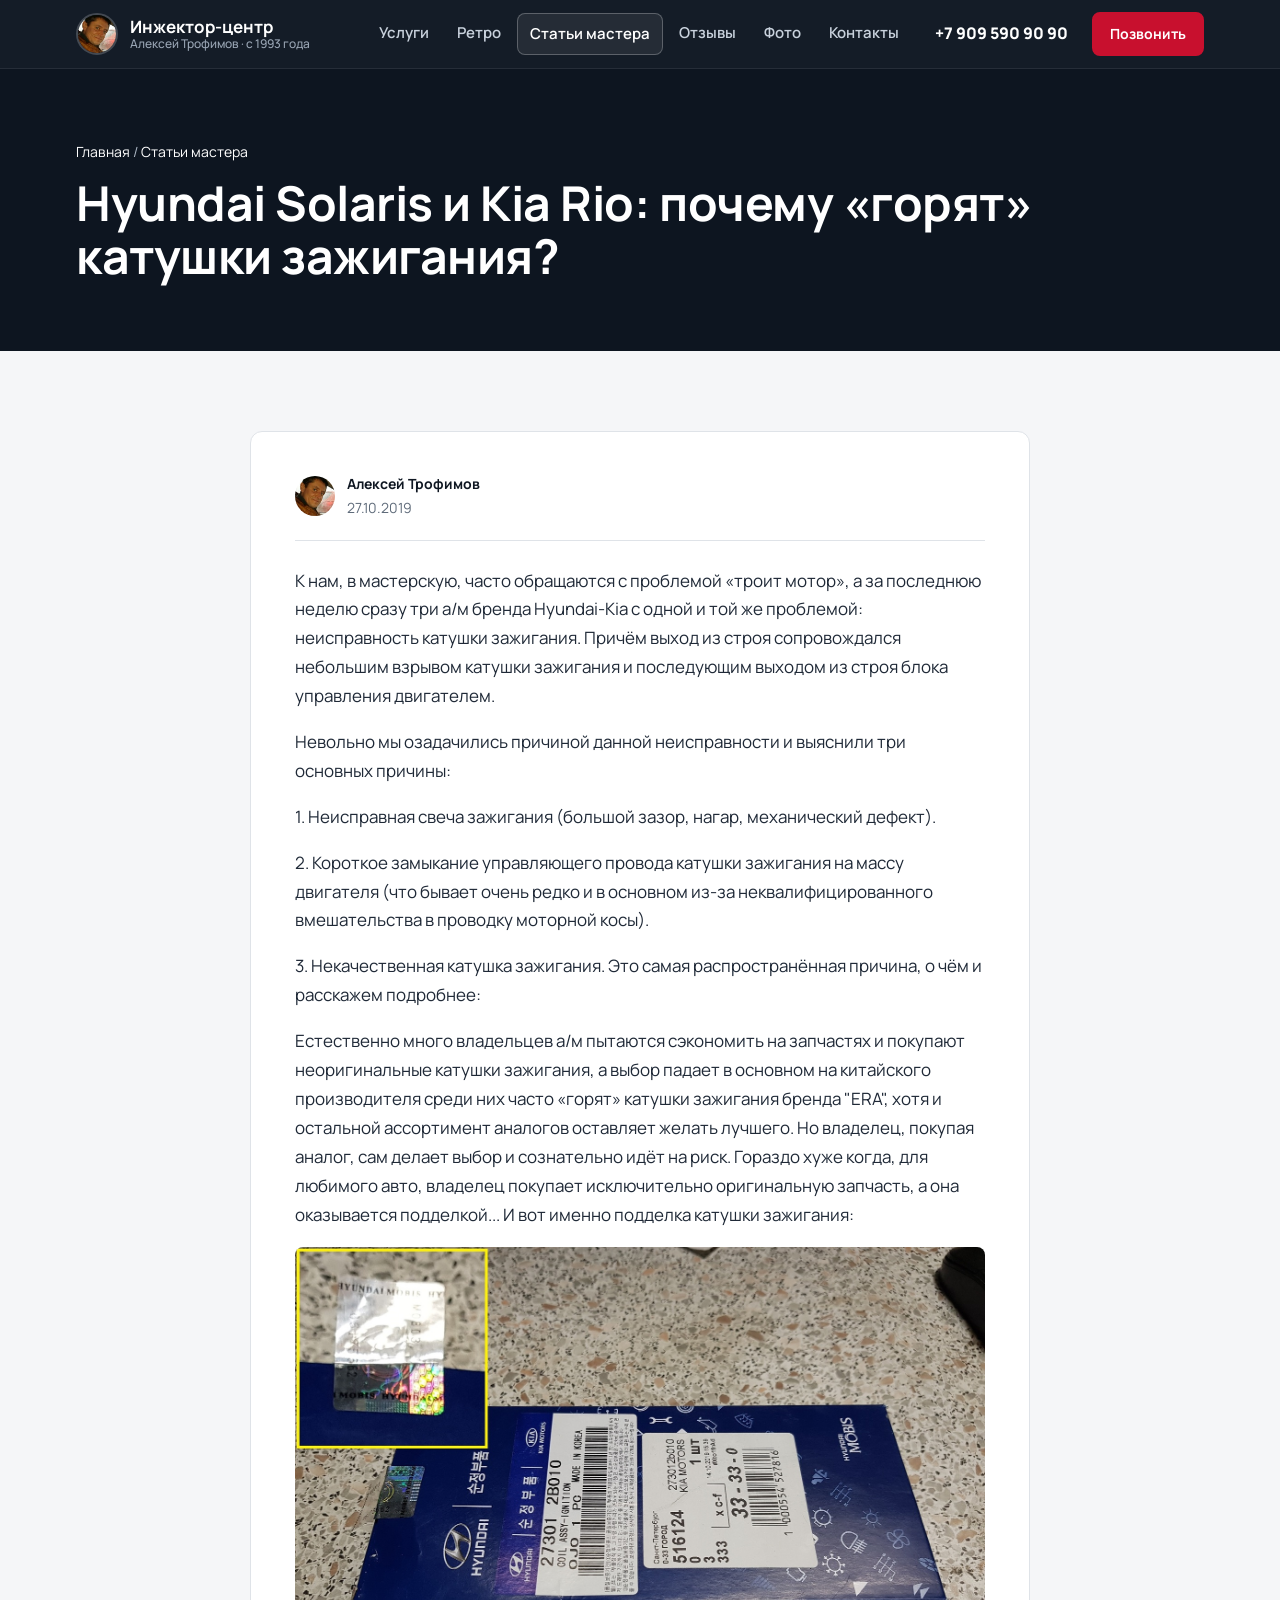
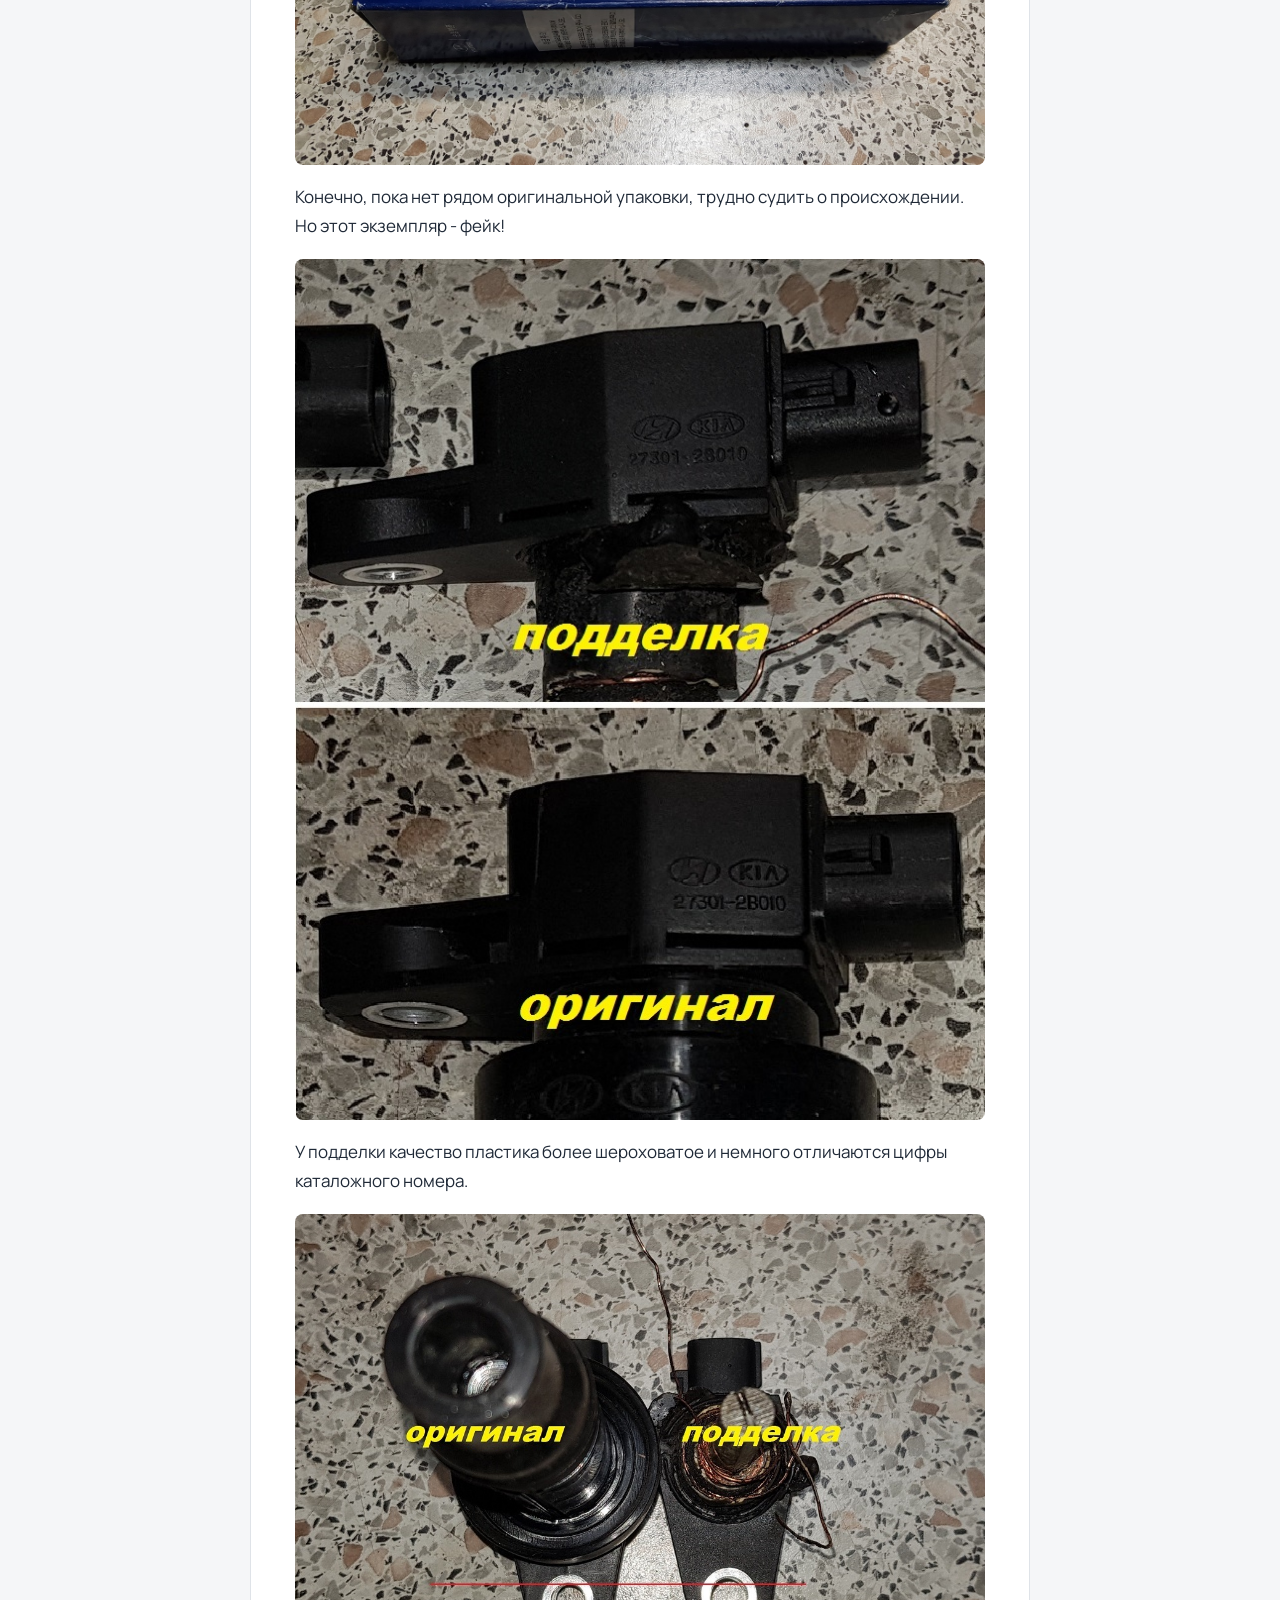
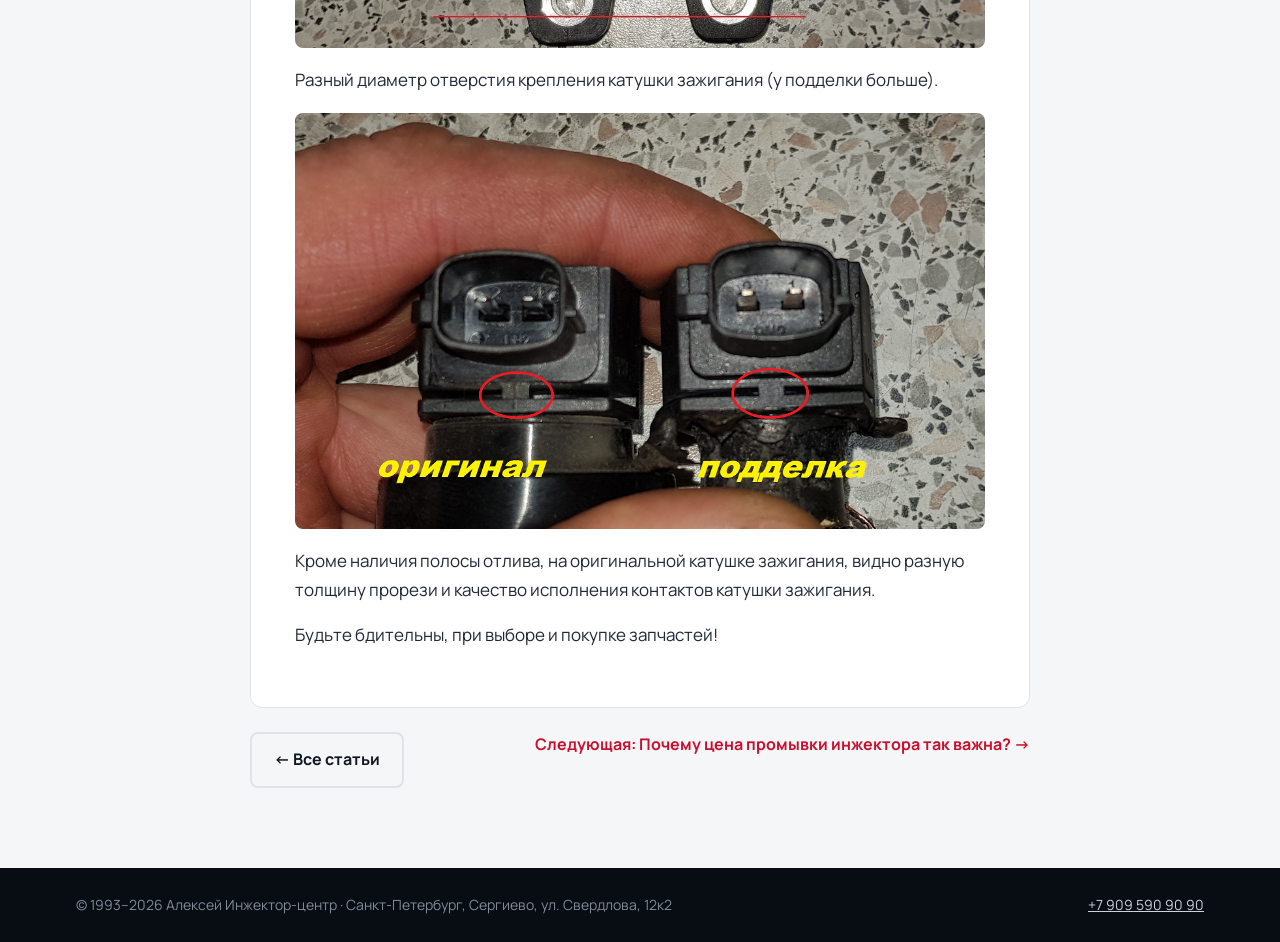
<file: blog/solaris-rio-katushki-zazhiganiya.html>
<!doctype html>
<html lang="ru">
<head>
<meta charset="utf-8">
<meta name="viewport" content="width=device-width, initial-scale=1">
<title>Hyundai Solaris и Kia Rio: почему «горят» катушки зажигания? — Инжектор-центр</title>
<meta name="description" content="К нам, в мастерскую, часто обращаются с проблемой «троит мотор», а за последнюю неделю сразу три а/м бренда Hyundai-Kia с одной и той же проблемой…">
<link rel="icon" href="../img/logo.jpg">
<link rel="preconnect" href="https://fonts.googleapis.com"><link rel="preconnect" href="https://fonts.gstatic.com" crossorigin>
<link href="https://fonts.googleapis.com/css2?family=Manrope:wght@400;500;600;700;800&display=swap" rel="stylesheet">
<link rel="stylesheet" href="../style.css">
<!-- Yandex.Metrika counter -->
<script type="text/javascript">
(function(m,e,t,r,i,k,a){m[i]=m[i]||function(){(m[i].a=m[i].a||[]).push(arguments)};m[i].l=1*new Date();for(var j=0;j<document.scripts.length;j++){if(document.scripts[j].src===r){return;}}k=e.createElement(t),a=e.getElementsByTagName(t)[0],k.async=1,k.src=r,a.parentNode.insertBefore(k,a)})(window,document,'script','https://mc.yandex.ru/metrika/tag.js?id=114051660','ym');
ym(114051660,'init',{ssr:true,webvisor:true,trackHash:true,clickmap:true,ecommerce:"dataLayer",referrer:document.referrer,url:location.href,accurateTrackBounce:true,trackLinks:true});
</script>
<!-- /Yandex.Metrika counter -->
</head>
<body>
<noscript><div><img src="https://mc.yandex.ru/watch/114051660" style="position:absolute;left:-9999px" alt=""></div></noscript>
<header class="top">
  <div class="wrap top__in">
    <a class="brand" href="../index.html"><img src="../img/logo.jpg" alt=""><span><b>Инжектор-центр</b><small>Алексей Трофимов · с 1993 года</small></span></a>
    <nav class="nav">
      <a href="../index.html#services">Услуги</a><a href="../retro.html">Ретро</a><a class="nav__hl" href="../blog/" aria-current="page">Статьи мастера</a><a href="../index.html#reviews">Отзывы</a><a href="../index.html#photos">Фото</a><a href="../index.html#contacts">Контакты</a>
    </nav>
    <a class="top__phone" href="tel:+79095909090">+7 909 590 90 90</a>
    <a class="btn btn--sm" href="tel:+79095909090">Позвонить</a>
  </div>
</header>
<section class="pagehead"><div class="wrap"><div class="crumbs"><a href="../index.html">Главная</a> / <a href="./">Статьи мастера</a></div><h1>Hyundai Solaris и Kia Rio: почему «горят» катушки зажигания?</h1></div></section>
<main class="block"><div class="wrap">
<article class="article">
<div class="meta"><img src="../img/logo.jpg" alt=""><span><b>Алексей Трофимов</b><br>27.10.2019</span></div>
<p> К нам, в мастерскую, часто обращаются с проблемой «троит мотор», а за последнюю неделю сразу три а/м бренда Hyundai-Kia с одной и той же проблемой: неисправность катушки зажигания. Причём выход из строя сопровождался небольшим взрывом катушки зажигания и последующим выходом из строя блока управления двигателем.</p><hr/><p> Невольно мы озадачились причиной данной неисправности и выяснили три основных причины:</p><p>1. Неисправная свеча зажигания (большой зазор, нагар, механический дефект).</p><p>2. Короткое замыкание управляющего провода катушки зажигания на массу двигателя (что бывает очень редко и в основном из-за неквалифицированного вмешательства в проводку моторной косы).</p><p>3. Некачественная катушка зажигания. Это самая распространённая причина, о чём и расскажем подробнее:</p><p> Естественно много владельцев а/м пытаются сэкономить на запчастях и покупают неоригинальные катушки зажигания, а выбор падает в основном на китайского производителя среди них часто «горят» катушки зажигания бренда "ERA", хотя и остальной ассортимент аналогов оставляет желать лучшего. Но владелец, покупая аналог, сам делает выбор и сознательно идёт на риск. Гораздо хуже когда, для любимого авто, владелец покупает исключительно оригинальную запчасть, а она оказывается подделкой... И вот именно подделка катушки зажигания:</p><p><img loading="lazy" alt="" src="img/full_1GqLHlig.jpg"/></p><p> Конечно, пока нет рядом оригинальной упаковки, трудно судить о происхождении. Но этот экземпляр - фейк!</p><p><img loading="lazy" alt="" src="img/full_W30T8yER.jpg"/></p><p> У подделки качество пластика более шероховатое и немного отличаются цифры каталожного номера.</p><p><img loading="lazy" alt="" src="img/full_B86fkd7U.bmp"/></p><p> Разный диаметр отверстия крепления катушки зажигания (у подделки больше).</p><p><img loading="lazy" alt="" src="img/full_jxUB2gCZ.bmp"/> Кроме наличия полосы отлива, на оригинальной катушке зажигания, видно разную толщину прорези и качество исполнения контактов катушки зажигания.</p><p> Будьте бдительны, при выборе и покупке запчастей! </p>
</article>
<div class="postnav"><a class="btn btn--light" href="./">← Все статьи</a><a class="link" href="promyvka-inzhektora-cena.html">Следующая: Почему цена промывки инжектора так важна? →</a></div>
</div></main>
<footer class="foot"><div class="wrap"><span>© 1993–<span data-year>2026</span> Алексей Инжектор-центр · Санкт-Петербург, Сергиево, ул. Свердлова, 12к2</span><a href="tel:+79095909090">+7 909 590 90 90</a></div></footer>
<a class="fab" href="tel:+79095909090" aria-label="Позвонить"><svg viewBox="0 0 24 24" fill="currentColor"><path d="M6.6 10.8a15.1 15.1 0 006.6 6.6l2.2-2.2a1 1 0 011-.25 11.4 11.4 0 003.6.57 1 1 0 011 1V20a1 1 0 01-1 1A17 17 0 013 4a1 1 0 011-1h3.5a1 1 0 011 1c0 1.25.2 2.45.57 3.57a1 1 0 01-.25 1z"/></svg></a>
<script src="../years.js"></script>
</body>
</html>
</file>
<file: style.css>
:root{--bg:#f5f6f8;--paper:#fff;--ink:#0f1722;--text:#1f2937;--muted:#5f6b7a;--line:#dfe3e8;--accent:#c8102e;--accent-d:#a20c25;--dark:#0d1520;--dark2:#152131;--gold:#d9a521}
*{box-sizing:border-box}
html{scroll-behavior:smooth;scroll-padding-top:80px}
body{margin:0;font:16px/1.6 "Manrope",system-ui,-apple-system,"Segoe UI",Roboto,Arial,sans-serif;color:var(--text);background:var(--bg)}
a{color:inherit}
img{max-width:100%;display:block}
h1,h2,h3{color:var(--ink);letter-spacing:-.01em}
.wrap{max-width:1160px;margin:0 auto;padding:0 16px}

/* header */
.top{position:sticky;top:0;z-index:20;background:rgba(13,21,32,.97);color:#fff;border-bottom:1px solid rgba(255,255,255,.08)}
.top__in{display:flex;align-items:center;gap:24px;height:68px}
.brand{display:flex;align-items:center;gap:12px;text-decoration:none;line-height:1.15}
.brand img{width:42px;height:42px;border-radius:50%;object-fit:cover;border:2px solid rgba(255,255,255,.2)}
.brand b{display:block;font-size:17px}
.brand small{display:block;font-size:12px;color:#9aa6b5;font-weight:500}
.nav{display:flex;gap:4px;margin-left:auto}
.nav a{text-decoration:none;color:#c9d2dd;font-weight:600;font-size:15px;padding:8px 12px;border-radius:8px}
.nav a:hover,.nav a[aria-current]{color:#fff;background:rgba(255,255,255,.07)}
.nav .nav__hl{color:#fff;border:1px solid rgba(255,255,255,.25)}
.top__phone{text-decoration:none;font-weight:800;white-space:nowrap}

/* buttons */
.btn{display:inline-flex;align-items:center;gap:8px;padding:13px 22px;border-radius:8px;background:var(--accent);color:#fff;text-decoration:none;font-weight:700;border:2px solid var(--accent);transition:background .15s}
.btn:hover{background:var(--accent-d);border-color:var(--accent-d)}
.btn--ghost{background:transparent;color:inherit;border-color:currentColor;opacity:.92}
.btn--ghost:hover{background:rgba(255,255,255,.08);border-color:currentColor}
.btn--light{background:transparent;color:var(--ink);border-color:var(--line)}
.btn--light:hover{background:#fff;border-color:var(--ink)}
.btn--sm{padding:9px 16px;font-size:14px}
.cta{display:flex;flex-wrap:wrap;gap:10px}

/* hero */
.hero{background:var(--dark) center/cover no-repeat;color:#fff;padding:96px 0 0}
.hero__body{max-width:680px;padding-bottom:64px}
.eyebrow{text-transform:uppercase;letter-spacing:.14em;font-size:12px;font-weight:700;color:#e8b3bb;margin:0 0 14px}
.hero h1{color:#fff;font-size:clamp(34px,5.6vw,58px);line-height:1.06;margin:0 0 18px;font-weight:800}
.lead{font-size:19px;color:#d5dce5;margin:0 0 30px}
.stats{display:grid;grid-template-columns:repeat(4,1fr);border-top:1px solid rgba(255,255,255,.14);background:rgba(8,13,20,.55)}
.stat{padding:22px 20px;border-right:1px solid rgba(255,255,255,.1)}
.stat:last-child{border-right:0}
.stat b{display:block;font-size:30px;font-weight:800;line-height:1.1}
.stat span{color:#aeb9c6;font-size:14px}
.stat .star{color:var(--gold)}

/* sections */
.block{padding:80px 0}
.block--paper{background:var(--paper);border-top:1px solid var(--line);border-bottom:1px solid var(--line)}
.block--dark{background:var(--dark);color:#d5dce5}
.block--dark h2,.block--dark h3{color:#fff}
.head{display:flex;align-items:end;justify-content:space-between;gap:16px;margin-bottom:32px;flex-wrap:wrap}
.head h2{margin:0}
h2{font-size:clamp(26px,3.4vw,36px);margin:0 0 12px;font-weight:800}
.kicker{display:block;text-transform:uppercase;letter-spacing:.14em;font-size:12px;font-weight:700;color:var(--accent);margin-bottom:8px}
.sub{color:var(--muted);max-width:640px;margin:6px 0 0}
.muted{color:var(--muted)}
.link{color:var(--accent);font-weight:700;text-decoration:none}
.link:hover{text-decoration:underline}

/* about */
.about{display:grid;grid-template-columns:1.1fr 1fr;gap:48px;align-items:center}
.about__img{border-radius:12px;overflow:hidden;aspect-ratio:4/3}
.about__img img{width:100%;height:100%;object-fit:cover}
.feat{list-style:none;padding:0;margin:24px 0 0;display:grid;grid-template-columns:1fr 1fr;gap:10px 24px}
.feat li{padding-left:28px;position:relative;font-weight:600}
.feat li::before{content:"";position:absolute;left:0;top:5px;width:16px;height:16px;border-radius:50%;background:var(--accent) url("data:image/svg+xml,%3Csvg xmlns='http://www.w3.org/2000/svg' viewBox='0 0 16 16'%3E%3Cpath d='M4 8.5l2.5 2.5L12 5.5' fill='none' stroke='%23fff' stroke-width='2'/%3E%3C/svg%3E") center/12px no-repeat}
.awards{display:flex;flex-wrap:wrap;gap:10px;margin-top:26px}
.award{display:flex;align-items:center;gap:10px;background:var(--paper);border:1px solid var(--line);border-radius:10px;padding:10px 14px;font-size:14px;font-weight:600}
.award i{font-style:normal;color:var(--gold);font-size:20px}

/* services */
.svc{display:grid;grid-template-columns:repeat(3,1fr);gap:20px}
.svc__item{background:var(--paper);border:1px solid var(--line);border-radius:12px;overflow:hidden;display:flex;flex-direction:column;transition:box-shadow .15s,transform .15s}
.svc__item:hover{box-shadow:0 12px 30px rgba(15,23,34,.09);transform:translateY(-2px)}
.svc__img{aspect-ratio:16/10;background:#e9edf2;overflow:hidden}
.svc__img img{width:100%;height:100%;object-fit:cover}
.svc__body{padding:20px 22px 22px;display:flex;flex-direction:column;flex:1}
.svc__body h3{font-size:18px;margin:0 0 8px;line-height:1.3}
.svc__body p{margin:0 0 14px;color:var(--muted);font-size:15px}
.svc__body ul{margin:0 0 14px;padding-left:18px;color:var(--muted);font-size:15px}
.price{margin-top:auto;font-size:20px;font-weight:800;color:var(--ink);border-top:1px solid var(--line);padding-top:14px}
.price small{font-size:14px;color:var(--muted);font-weight:600}
.svc__item--wide{grid-column:span 2}
.dealers{display:grid;grid-template-columns:repeat(5,1fr);gap:8px;margin-bottom:14px}
.dealers figure{margin:0}
.dealers img{aspect-ratio:4/3;object-fit:cover;border-radius:6px;border:1px solid var(--line)}
.dealers figcaption{font-size:12px;font-weight:700;color:var(--muted);margin-top:4px;text-align:center}
.chips{display:flex;flex-wrap:wrap;gap:6px;margin:0 0 14px;padding:0;list-style:none}
.chips li{font-size:13px;font-weight:700;background:#eef1f5;border-radius:6px;padding:4px 9px;color:var(--ink)}
.chips li span{color:var(--muted);font-weight:600}

/* promo (retro / articles) */
.promo{display:grid;grid-template-columns:1fr 1fr;gap:20px}
.promo__card{position:relative;border-radius:12px;overflow:hidden;min-height:340px;display:flex;align-items:flex-end;color:#fff;text-decoration:none;background:var(--dark) center/cover}
.promo__card::before{content:"";position:absolute;inset:0;background:linear-gradient(180deg,rgba(8,13,20,.05) 20%,rgba(8,13,20,.9))}
.promo__card div{position:relative;padding:28px}
.promo__card h3{color:#fff;font-size:26px;margin:0 0 6px}
.promo__card p{margin:0 0 14px;color:#d5dce5}
.promo__card .more{font-weight:700;border-bottom:2px solid var(--accent)}

/* articles list */
.posts{display:grid;grid-template-columns:repeat(3,1fr);gap:20px}
.post{background:var(--paper);border:1px solid var(--line);border-radius:12px;overflow:hidden;text-decoration:none;display:flex;flex-direction:column;transition:box-shadow .15s}
.post:hover{box-shadow:0 12px 30px rgba(15,23,34,.09)}
.post img{aspect-ratio:16/10;object-fit:cover;width:100%;background:#e9edf2}
.post div{padding:18px 20px 22px}
.post time{font-size:13px;color:var(--muted);font-weight:600}
.post h3{font-size:18px;line-height:1.3;margin:6px 0 0}

/* reviews */
.reviews{display:grid;grid-template-columns:repeat(4,1fr);gap:20px}
.review{background:var(--paper);border:1px solid var(--line);border-radius:12px;padding:22px;margin:0;display:flex;flex-direction:column}
.review__stars{color:var(--gold);letter-spacing:2px;font-size:15px;margin-bottom:10px}
.review p{margin:0 0 18px;font-size:15px;flex:1}
.review footer{display:flex;align-items:center;gap:12px}
.review footer img{width:44px;height:44px;border-radius:50%;object-fit:cover}
.review cite{font-style:normal;font-weight:700;color:var(--ink);display:block;line-height:1.2}
.review small{color:var(--muted);font-size:13px}
.yrating{display:flex;align-items:center;gap:14px;background:var(--paper);border:1px solid var(--line);border-radius:12px;padding:12px 18px}
.yrating b{font-size:28px;color:var(--ink)}
.yrating span{color:var(--muted);font-size:14px;line-height:1.3}

/* gallery */
.gallery{display:grid;grid-template-columns:repeat(auto-fill,minmax(230px,1fr));gap:10px}
.gallery img{width:100%;aspect-ratio:4/3;object-fit:cover;border-radius:8px}

/* contacts */
.contacts{display:grid;grid-template-columns:1fr 1.25fr;gap:40px;align-items:start}
.addr{font-size:18px;margin:0 0 6px}
.phone{font-size:30px;font-weight:800;text-decoration:none;color:#fff}
.hours{color:#aeb9c6;margin:4px 0 24px}
.social{display:flex;flex-wrap:wrap;gap:8px;margin-top:14px}
.social a{display:inline-flex;align-items:center;gap:8px;padding:10px 14px;border-radius:8px;background:var(--dark2);border:1px solid rgba(255,255,255,.1);color:#fff;text-decoration:none;font-weight:700;font-size:14px}
.social a:hover{border-color:rgba(255,255,255,.35)}
.social svg{width:18px;height:18px;flex:none}
.map{width:100%;height:400px;border:0;border-radius:12px}
.foot{background:#080d14;color:#7f8b99;font-size:14px;padding:26px 0}
.foot .wrap{display:flex;justify-content:space-between;gap:16px;flex-wrap:wrap}
.foot a{color:#c9d2dd}
.fab{display:none;position:fixed;right:16px;bottom:16px;width:58px;height:58px;border-radius:50%;background:var(--accent);color:#fff;align-items:center;justify-content:center;text-decoration:none;box-shadow:0 8px 20px rgba(0,0,0,.3);z-index:30}
.fab svg{width:26px;height:26px}

/* inner pages */
.pagehead{background:var(--dark) center/cover;color:#fff;padding:72px 0 56px}
.pagehead h1{color:#fff;font-size:clamp(30px,5vw,48px);line-height:1.1;margin:0 0 12px}
.pagehead p{color:#d5dce5;max-width:720px;font-size:18px;margin:0}
.crumbs{font-size:14px;color:#aeb9c6;margin-bottom:14px}
.crumbs a{color:#fff;text-decoration:none}
.systems{display:grid;grid-template-columns:repeat(3,1fr);gap:16px}
.sys{background:var(--paper);border:1px solid var(--line);border-radius:12px;padding:18px 20px}
.sys h3{font-size:17px;margin:0 0 4px}
.sys small{display:block;color:var(--accent);font-weight:700;font-size:13px;margin-bottom:6px}
.sys p{margin:0;color:var(--muted);font-size:15px}
.article{max-width:780px;margin:0 auto;background:var(--paper);border:1px solid var(--line);border-radius:12px;padding:40px 44px;font-size:17px;line-height:1.7}
.article img{height:auto;margin:18px auto;border-radius:8px}
.article iframe{display:block;width:100%;aspect-ratio:4/3;height:auto;border:0;border-radius:8px;margin:18px 0}
.article hr{display:none}
.article h4,.article h5{font-size:17px;margin:8px 0}
.article .meta{display:flex;gap:12px;align-items:center;color:var(--muted);font-size:14px;margin-bottom:26px;padding-bottom:20px;border-bottom:1px solid var(--line)}
.article .meta img{width:40px;height:40px;border-radius:50%;margin:0}
.article .meta b{color:var(--ink)}
.postnav{max-width:780px;margin:24px auto 0;display:flex;justify-content:space-between;gap:16px;flex-wrap:wrap}

@media (max-width:980px){
  .svc,.posts{grid-template-columns:1fr 1fr}
  .reviews{grid-template-columns:1fr 1fr}
  .systems{grid-template-columns:1fr 1fr}
  .about{grid-template-columns:1fr}
  .top__phone{display:none}
}
@media (max-width:760px){
  .top__in{height:auto;flex-wrap:wrap;padding:10px 0 0;gap:10px}
  .top__in .btn--sm{margin-left:auto}
  .nav{order:3;width:100%;margin:0 -16px;padding:0 10px 8px;overflow-x:auto;white-space:nowrap;scrollbar-width:none}
  .nav a{padding:6px 10px;font-size:14px}
  .hero{padding-top:56px}
  .stats{grid-template-columns:1fr 1fr}
  .stat{border-bottom:1px solid rgba(255,255,255,.1)}
  .stat:nth-child(2){border-right:0}
  .block{padding:56px 0}
  .svc,.posts,.reviews,.promo,.systems,.contacts{grid-template-columns:1fr}
  .svc__item--wide{grid-column:auto}
  .dealers{grid-template-columns:repeat(3,1fr)}
  .feat{grid-template-columns:1fr}
  .article{padding:24px 18px;font-size:16px}
  .fab{display:flex}
}
</file>
